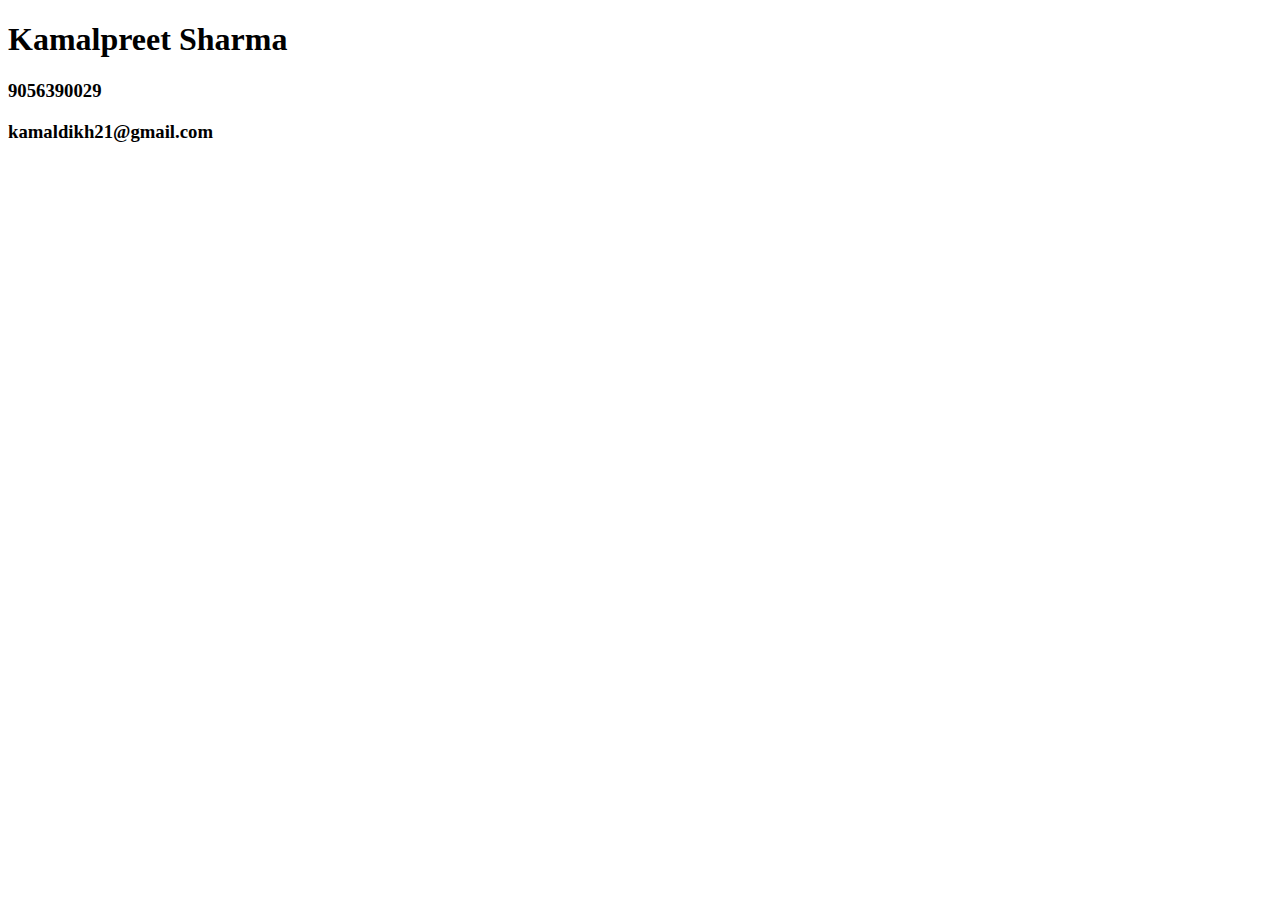
<file: index.html>
<!DOCTYPE html> 
<html>
    <head>
        <title>Intro</title>
    </head>
    <body>
        <h1>Kamalpreet Sharma</h1>
        <h3>9056390029</h3>
        <h3>kamaldikh21@gmail.com</h3>
    </body>
</html>
</file>
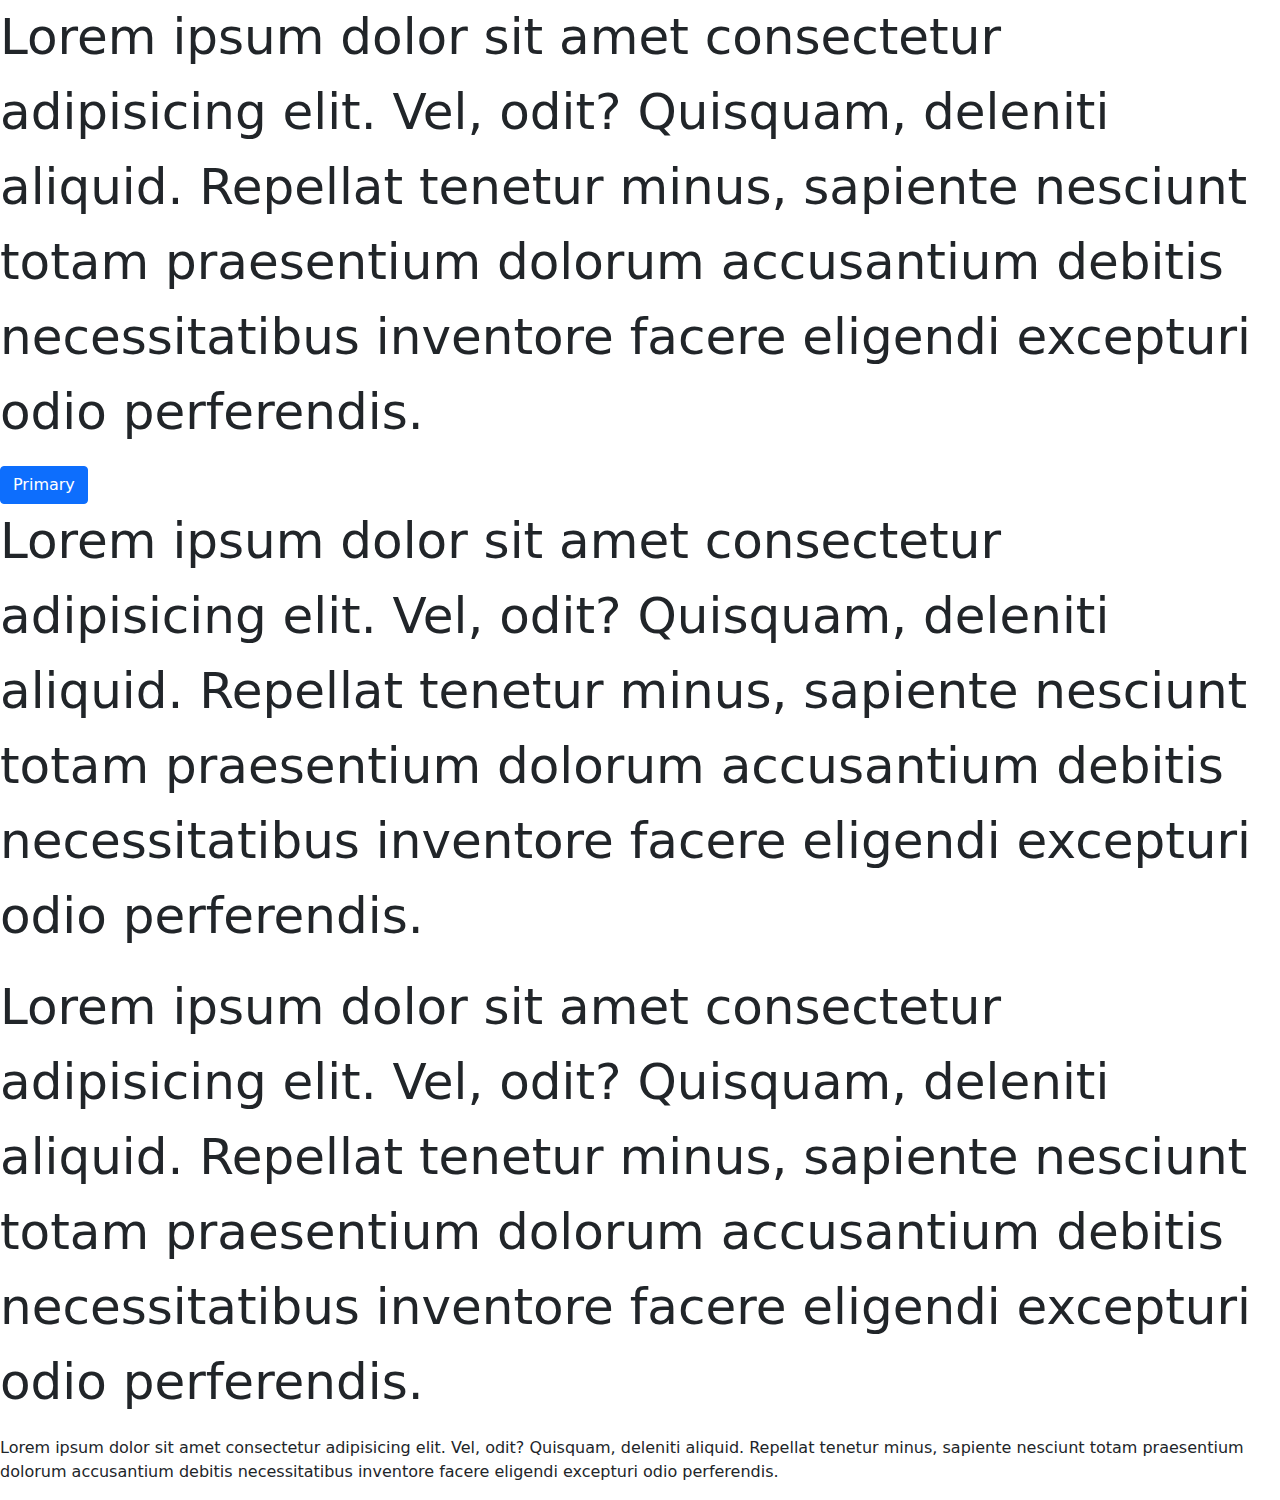
<file: learning/class.html>
<!DOCTYPE html>
<html>
  <head>
    <title>my first web page</title>
    <link rel="stylesheet" href="../cheatsheet.css" />
    <link rel="stylesheet" href="../bootstrap/css/style.css" />
  </head>
  <body>
    <p class="kamal">
      Lorem ipsum dolor sit amet consectetur adipisicing elit. Vel, odit?
      Quisquam, deleniti aliquid. Repellat tenetur minus, sapiente nesciunt
      totam praesentium dolorum accusantium debitis necessitatibus inventore
      facere eligendi excepturi odio perferendis.
    </p>
    <button type="button" class="btn btn-primary">Primary</button>
    <p class="kamal">
      Lorem ipsum dolor sit amet consectetur adipisicing elit. Vel, odit?
      Quisquam, deleniti aliquid. Repellat tenetur minus, sapiente nesciunt
      totam praesentium dolorum accusantium debitis necessitatibus inventore
      facere eligendi excepturi odio perferendis.
    </p>

    <p class="kamal">
      Lorem ipsum dolor sit amet consectetur adipisicing elit. Vel, odit?
      Quisquam, deleniti aliquid. Repellat tenetur minus, sapiente nesciunt
      totam praesentium dolorum accusantium debitis necessitatibus inventore
      facere eligendi excepturi odio perferendis.
    </p>

    <p id="kamal">
      Lorem ipsum dolor sit amet consectetur adipisicing elit. Vel, odit?
      Quisquam, deleniti aliquid. Repellat tenetur minus, sapiente nesciunt
      totam praesentium dolorum accusantium debitis necessitatibus inventore
      facere eligendi excepturi odio perferendis.
    </p>
    <script
      src="../bootstrap/js/bootstrap-bundle.js"
      integrity="sha384-ygbV9kiqUc6oa4msXn9868pTtWMgiQaeYH7/t7LECLbyPA2x65Kgf80OJFdroafW"
      crossorigin="anonymous"
    ></script>
    <script
      src="../bootstrap/js/popper.js"
      integrity="sha384-q2kxQ16AaE6UbzuKqyBE9/u/KzioAlnx2maXQHiDX9d4/zp8Ok3f+M7DPm+Ib6IU"
      crossorigin="anonymous"
    ></script>
    <script
      src="../bootstrap/js/bootstrap-min.js"
      integrity="sha384-pQQkAEnwaBkjpqZ8RU1fF1AKtTcHJwFl3pblpTlHXybJjHpMYo79HY3hIi4NKxyj"
      crossorigin="anonymous"
    ></script>
  </body>
</html>
</file>
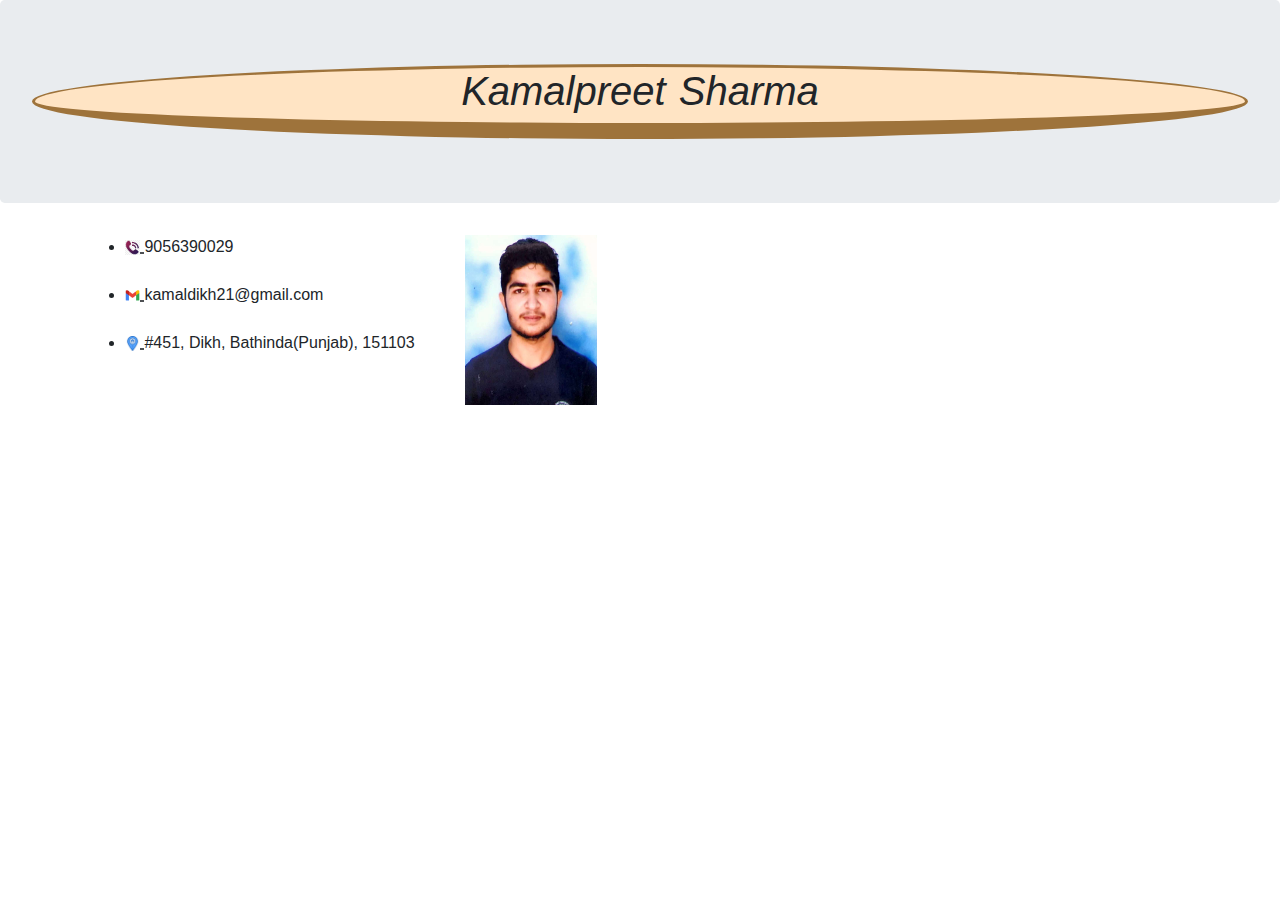
<file: Resume/resume.html>
<!DOCTYPE html>
<html>
    <head>
        <title>
            My Resume
        </title>
        <link rel="stylesheet" type="text/css" href="style.css">
        <meta name="viewport" content="width=device-width, initial-scale=1">
        <link rel="stylesheet" href="https://maxcdn.bootstrapcdn.com/bootstrap/4.5.2/css/bootstrap.min.css">
        <script src="https://ajax.googleapis.com/ajax/libs/jquery/3.5.1/jquery.min.js"></script>
        <script src="https://cdnjs.cloudflare.com/ajax/libs/popper.js/1.16.0/umd/popper.min.js"></script>
        <script src="https://maxcdn.bootstrapcdn.com/bootstrap/4.5.2/js/bootstrap.min.js"></script>
    </head>
    <body>
        <div class="jumbotron text-center">
            <header>
                <h1> <em>kamalpreet sharma</em> </h1>
            </header>
        </div>    
        <div class="container">
            <div class="row">
                <div class="col-sm-4">
                    <ul>
                        <li> <abbr title="Contact_info"> <img src="icon/call-icon.jpg" alt="Mobile_No." width="15px" height="15px"> </abbr> 9056390029 </li> <br> 
                        <li> <abbr title="Gmail_Account"> <img src="icon/logo-gmail.png" alt="Gmail" width="15px" height="15px"> </abbr> kamaldikh21@gmail.com </li> <br>
                        <li> <abbr title="Address"> <img src="icon/address.png" alt="Address" width="15px" height="15px"> </abbr> #451, Dikh, Bathinda(Punjab), 151103 </li> <br>    
                    </ul>
                </div>
                <div class="col-sm-4">
                    <a href="img/Pic.jpg"> <img src="img/Pic.jpg" alt="Passport size photo" width="132px" height="170px"> </a>
                </div>
            </div>
        </div>
    </body>
</html>
</file>
<file: cheatsheet.css>
.kamal{
    font-size: 50px;
}
</file>
<file: Resume/style.css>
body{
    margin: 1%;
    background: scroll;
    background-color:#f4f4f4;
}
header{
    text-align: center;
    font: 16px serif rgba(44, 58, 53, 0.336);
    text-transform: capitalize;
    background-color:bisque;
    border-style: solid;
    border-color: rgb(158, 115, 59);
    border-bottom-width: 1em;
    border-bottom-color:rgb(158, 115, 59);
    text-decoration: none;
    border-radius: 100%;
    word-spacing: 2px;
}
</file>
<file: bootstrap/css/style.css>
@charset "UTF-8"; /*!
 * Bootstrap v5.0.0-beta1 (https://getbootstrap.com/)
 * Copyright 2011-2020 The Bootstrap Authors
 * Copyright 2011-2020 Twitter, Inc.
 * Licensed under MIT (https://github.com/twbs/bootstrap/blob/main/LICENSE)
 */
:root {
  --bs-blue: #0d6efd;
  --bs-indigo: #6610f2;
  --bs-purple: #6f42c1;
  --bs-pink: #d63384;
  --bs-red: #dc3545;
  --bs-orange: #fd7e14;
  --bs-yellow: #ffc107;
  --bs-green: #198754;
  --bs-teal: #20c997;
  --bs-cyan: #0dcaf0;
  --bs-white: #fff;
  --bs-gray: #6c757d;
  --bs-gray-dark: #343a40;
  --bs-primary: #0d6efd;
  --bs-secondary: #6c757d;
  --bs-success: #198754;
  --bs-info: #0dcaf0;
  --bs-warning: #ffc107;
  --bs-danger: #dc3545;
  --bs-light: #f8f9fa;
  --bs-dark: #212529;
  --bs-font-sans-serif: system-ui, -apple-system, "Segoe UI", Roboto,
    "Helvetica Neue", Arial, "Noto Sans", "Liberation Sans", sans-serif,
    "Apple Color Emoji", "Segoe UI Emoji", "Segoe UI Symbol", "Noto Color Emoji";
  --bs-font-monospace: SFMono-Regular, Menlo, Monaco, Consolas,
    "Liberation Mono", "Courier New", monospace;
  --bs-gradient: linear-gradient(
    180deg,
    rgba(255, 255, 255, 0.15),
    rgba(255, 255, 255, 0)
  );
}
*,
::after,
::before {
  box-sizing: border-box;
}
@media (prefers-reduced-motion: no-preference) {
  :root {
    scroll-behavior: smooth;
  }
}
body {
  margin: 0;
  font-family: var(--bs-font-sans-serif);
  font-size: 1rem;
  font-weight: 400;
  line-height: 1.5;
  color: #212529;
  background-color: #fff;
  -webkit-text-size-adjust: 100%;
  -webkit-tap-highlight-color: transparent;
}
[tabindex="-1"]:focus:not(:focus-visible) {
  outline: 0 !important;
}
hr {
  margin: 1rem 0;
  color: inherit;
  background-color: currentColor;
  border: 0;
  opacity: 0.25;
}
hr:not([size]) {
  height: 1px;
}
.h1,
.h2,
.h3,
.h4,
.h5,
.h6,
h1,
h2,
h3,
h4,
h5,
h6 {
  margin-top: 0;
  margin-bottom: 0.5rem;
  font-weight: 500;
  line-height: 1.2;
}
.h1,
h1 {
  font-size: calc(1.375rem + 1.5vw);
}
@media (min-width: 1200px) {
  .h1,
  h1 {
    font-size: 2.5rem;
  }
}
.h2,
h2 {
  font-size: calc(1.325rem + 0.9vw);
}
@media (min-width: 1200px) {
  .h2,
  h2 {
    font-size: 2rem;
  }
}
.h3,
h3 {
  font-size: calc(1.3rem + 0.6vw);
}
@media (min-width: 1200px) {
  .h3,
  h3 {
    font-size: 1.75rem;
  }
}
.h4,
h4 {
  font-size: calc(1.275rem + 0.3vw);
}
@media (min-width: 1200px) {
  .h4,
  h4 {
    font-size: 1.5rem;
  }
}
.h5,
h5 {
  font-size: 1.25rem;
}
.h6,
h6 {
  font-size: 1rem;
}
p {
  margin-top: 0;
  margin-bottom: 1rem;
}
abbr[data-bs-original-title],
abbr[title] {
  text-decoration: underline;
  -webkit-text-decoration: underline dotted;
  text-decoration: underline dotted;
  cursor: help;
  -webkit-text-decoration-skip-ink: none;
  text-decoration-skip-ink: none;
}
address {
  margin-bottom: 1rem;
  font-style: normal;
  line-height: inherit;
}
ol,
ul {
  padding-left: 2rem;
}
dl,
ol,
ul {
  margin-top: 0;
  margin-bottom: 1rem;
}
ol ol,
ol ul,
ul ol,
ul ul {
  margin-bottom: 0;
}
dt {
  font-weight: 700;
}
dd {
  margin-bottom: 0.5rem;
  margin-left: 0;
}
blockquote {
  margin: 0 0 1rem;
}
b,
strong {
  font-weight: bolder;
}
.small,
small {
  font-size: 0.875em;
}
.mark,
mark {
  padding: 0.2em;
  background-color: #fcf8e3;
}
sub,
sup {
  position: relative;
  font-size: 0.75em;
  line-height: 0;
  vertical-align: baseline;
}
sub {
  bottom: -0.25em;
}
sup {
  top: -0.5em;
}
a {
  color: #0d6efd;
  text-decoration: underline;
}
a:hover {
  color: #0a58ca;
}
a:not([href]):not([class]),
a:not([href]):not([class]):hover {
  color: inherit;
  text-decoration: none;
}
code,
kbd,
pre,
samp {
  font-family: var(--bs-font-monospace);
  font-size: 1em;
  direction: ltr;
  unicode-bidi: bidi-override;
}
pre {
  display: block;
  margin-top: 0;
  margin-bottom: 1rem;
  overflow: auto;
  font-size: 0.875em;
}
pre code {
  font-size: inherit;
  color: inherit;
  word-break: normal;
}
code {
  font-size: 0.875em;
  color: #d63384;
  word-wrap: break-word;
}
a > code {
  color: inherit;
}
kbd {
  padding: 0.2rem 0.4rem;
  font-size: 0.875em;
  color: #fff;
  background-color: #212529;
  border-radius: 0.2rem;
}
kbd kbd {
  padding: 0;
  font-size: 1em;
  font-weight: 700;
}
figure {
  margin: 0 0 1rem;
}
img,
svg {
  vertical-align: middle;
}
table {
  caption-side: bottom;
  border-collapse: collapse;
}
caption {
  padding-top: 0.5rem;
  padding-bottom: 0.5rem;
  color: #6c757d;
  text-align: left;
}
th {
  text-align: inherit;
  text-align: -webkit-match-parent;
}
tbody,
td,
tfoot,
th,
thead,
tr {
  border-color: inherit;
  border-style: solid;
  border-width: 0;
}
label {
  display: inline-block;
}
button {
  border-radius: 0;
}
button:focus {
  outline: dotted 1px;
  outline: -webkit-focus-ring-color auto 5px;
}
button,
input,
optgroup,
select,
textarea {
  margin: 0;
  font-family: inherit;
  font-size: inherit;
  line-height: inherit;
}
button,
select {
  text-transform: none;
}
[role="button"] {
  cursor: pointer;
}
select {
  word-wrap: normal;
}
[list]::-webkit-calendar-picker-indicator {
  display: none;
}
[type="button"],
[type="reset"],
[type="submit"],
button {
  -webkit-appearance: button;
}
[type="button"]:not(:disabled),
[type="reset"]:not(:disabled),
[type="submit"]:not(:disabled),
button:not(:disabled) {
  cursor: pointer;
}
::-moz-focus-inner {
  padding: 0;
  border-style: none;
}
textarea {
  resize: vertical;
}
fieldset {
  min-width: 0;
  padding: 0;
  margin: 0;
  border: 0;
}
legend {
  float: left;
  width: 100%;
  padding: 0;
  margin-bottom: 0.5rem;
  font-size: calc(1.275rem + 0.3vw);
  line-height: inherit;
}
@media (min-width: 1200px) {
  legend {
    font-size: 1.5rem;
  }
}
legend + * {
  clear: left;
}
::-webkit-datetime-edit-day-field,
::-webkit-datetime-edit-fields-wrapper,
::-webkit-datetime-edit-hour-field,
::-webkit-datetime-edit-minute,
::-webkit-datetime-edit-month-field,
::-webkit-datetime-edit-text,
::-webkit-datetime-edit-year-field {
  padding: 0;
}
::-webkit-inner-spin-button {
  height: auto;
}
[type="search"] {
  outline-offset: -2px;
  -webkit-appearance: textfield;
}
::-webkit-search-decoration {
  -webkit-appearance: none;
}
::-webkit-color-swatch-wrapper {
  padding: 0;
}
::file-selector-button {
  font: inherit;
}
::-webkit-file-upload-button {
  font: inherit;
  -webkit-appearance: button;
}
output {
  display: inline-block;
}
iframe {
  border: 0;
}
summary {
  display: list-item;
  cursor: pointer;
}
progress {
  vertical-align: baseline;
}
[hidden] {
  display: none !important;
}
.lead {
  font-size: 1.25rem;
  font-weight: 300;
}
.display-1 {
  font-size: calc(1.625rem + 4.5vw);
  font-weight: 300;
  line-height: 1.2;
}
@media (min-width: 1200px) {
  .display-1 {
    font-size: 5rem;
  }
}
.display-2 {
  font-size: calc(1.575rem + 3.9vw);
  font-weight: 300;
  line-height: 1.2;
}
@media (min-width: 1200px) {
  .display-2 {
    font-size: 4.5rem;
  }
}
.display-3 {
  font-size: calc(1.525rem + 3.3vw);
  font-weight: 300;
  line-height: 1.2;
}
@media (min-width: 1200px) {
  .display-3 {
    font-size: 4rem;
  }
}
.display-4 {
  font-size: calc(1.475rem + 2.7vw);
  font-weight: 300;
  line-height: 1.2;
}
@media (min-width: 1200px) {
  .display-4 {
    font-size: 3.5rem;
  }
}
.display-5 {
  font-size: calc(1.425rem + 2.1vw);
  font-weight: 300;
  line-height: 1.2;
}
@media (min-width: 1200px) {
  .display-5 {
    font-size: 3rem;
  }
}
.display-6 {
  font-size: calc(1.375rem + 1.5vw);
  font-weight: 300;
  line-height: 1.2;
}
@media (min-width: 1200px) {
  .display-6 {
    font-size: 2.5rem;
  }
}
.list-unstyled {
  padding-left: 0;
  list-style: none;
}
.list-inline {
  padding-left: 0;
  list-style: none;
}
.list-inline-item {
  display: inline-block;
}
.list-inline-item:not(:last-child) {
  margin-right: 0.5rem;
}
.initialism {
  font-size: 0.875em;
  text-transform: uppercase;
}
.blockquote {
  margin-bottom: 1rem;
  font-size: 1.25rem;
}
.blockquote > :last-child {
  margin-bottom: 0;
}
.blockquote-footer {
  margin-top: -1rem;
  margin-bottom: 1rem;
  font-size: 0.875em;
  color: #6c757d;
}
.blockquote-footer::before {
  content: "— ";
}
.img-fluid {
  max-width: 100%;
  height: auto;
}
.img-thumbnail {
  padding: 0.25rem;
  background-color: #fff;
  border: 1px solid #dee2e6;
  border-radius: 0.25rem;
  max-width: 100%;
  height: auto;
}
.figure {
  display: inline-block;
}
.figure-img {
  margin-bottom: 0.5rem;
  line-height: 1;
}
.figure-caption {
  font-size: 0.875em;
  color: #6c757d;
}
.container,
.container-fluid,
.container-lg,
.container-md,
.container-sm,
.container-xl,
.container-xxl {
  width: 100%;
  padding-right: var(--bs-gutter-x, 0.75rem);
  padding-left: var(--bs-gutter-x, 0.75rem);
  margin-right: auto;
  margin-left: auto;
}
@media (min-width: 576px) {
  .container,
  .container-sm {
    max-width: 540px;
  }
}
@media (min-width: 768px) {
  .container,
  .container-md,
  .container-sm {
    max-width: 720px;
  }
}
@media (min-width: 992px) {
  .container,
  .container-lg,
  .container-md,
  .container-sm {
    max-width: 960px;
  }
}
@media (min-width: 1200px) {
  .container,
  .container-lg,
  .container-md,
  .container-sm,
  .container-xl {
    max-width: 1140px;
  }
}
@media (min-width: 1400px) {
  .container,
  .container-lg,
  .container-md,
  .container-sm,
  .container-xl,
  .container-xxl {
    max-width: 1320px;
  }
}
.row {
  --bs-gutter-x: 1.5rem;
  --bs-gutter-y: 0;
  display: flex;
  flex-wrap: wrap;
  margin-top: calc(var(--bs-gutter-y) * -1);
  margin-right: calc(var(--bs-gutter-x) / -2);
  margin-left: calc(var(--bs-gutter-x) / -2);
}
.row > * {
  flex-shrink: 0;
  width: 100%;
  max-width: 100%;
  padding-right: calc(var(--bs-gutter-x) / 2);
  padding-left: calc(var(--bs-gutter-x) / 2);
  margin-top: var(--bs-gutter-y);
}
.col {
  flex: 1 0 0%;
}
.row-cols-auto > * {
  flex: 0 0 auto;
  width: auto;
}
.row-cols-1 > * {
  flex: 0 0 auto;
  width: 100%;
}
.row-cols-2 > * {
  flex: 0 0 auto;
  width: 50%;
}
.row-cols-3 > * {
  flex: 0 0 auto;
  width: 33.3333333333%;
}
.row-cols-4 > * {
  flex: 0 0 auto;
  width: 25%;
}
.row-cols-5 > * {
  flex: 0 0 auto;
  width: 20%;
}
.row-cols-6 > * {
  flex: 0 0 auto;
  width: 16.6666666667%;
}
.col-auto {
  flex: 0 0 auto;
  width: auto;
}
.col-1 {
  flex: 0 0 auto;
  width: 8.3333333333%;
}
.col-2 {
  flex: 0 0 auto;
  width: 16.6666666667%;
}
.col-3 {
  flex: 0 0 auto;
  width: 25%;
}
.col-4 {
  flex: 0 0 auto;
  width: 33.3333333333%;
}
.col-5 {
  flex: 0 0 auto;
  width: 41.6666666667%;
}
.col-6 {
  flex: 0 0 auto;
  width: 50%;
}
.col-7 {
  flex: 0 0 auto;
  width: 58.3333333333%;
}
.col-8 {
  flex: 0 0 auto;
  width: 66.6666666667%;
}
.col-9 {
  flex: 0 0 auto;
  width: 75%;
}
.col-10 {
  flex: 0 0 auto;
  width: 83.3333333333%;
}
.col-11 {
  flex: 0 0 auto;
  width: 91.6666666667%;
}
.col-12 {
  flex: 0 0 auto;
  width: 100%;
}
.offset-1 {
  margin-left: 8.3333333333%;
}
.offset-2 {
  margin-left: 16.6666666667%;
}
.offset-3 {
  margin-left: 25%;
}
.offset-4 {
  margin-left: 33.3333333333%;
}
.offset-5 {
  margin-left: 41.6666666667%;
}
.offset-6 {
  margin-left: 50%;
}
.offset-7 {
  margin-left: 58.3333333333%;
}
.offset-8 {
  margin-left: 66.6666666667%;
}
.offset-9 {
  margin-left: 75%;
}
.offset-10 {
  margin-left: 83.3333333333%;
}
.offset-11 {
  margin-left: 91.6666666667%;
}
.g-0,
.gx-0 {
  --bs-gutter-x: 0;
}
.g-0,
.gy-0 {
  --bs-gutter-y: 0;
}
.g-1,
.gx-1 {
  --bs-gutter-x: 0.25rem;
}
.g-1,
.gy-1 {
  --bs-gutter-y: 0.25rem;
}
.g-2,
.gx-2 {
  --bs-gutter-x: 0.5rem;
}
.g-2,
.gy-2 {
  --bs-gutter-y: 0.5rem;
}
.g-3,
.gx-3 {
  --bs-gutter-x: 1rem;
}
.g-3,
.gy-3 {
  --bs-gutter-y: 1rem;
}
.g-4,
.gx-4 {
  --bs-gutter-x: 1.5rem;
}
.g-4,
.gy-4 {
  --bs-gutter-y: 1.5rem;
}
.g-5,
.gx-5 {
  --bs-gutter-x: 3rem;
}
.g-5,
.gy-5 {
  --bs-gutter-y: 3rem;
}
@media (min-width: 576px) {
  .col-sm {
    flex: 1 0 0%;
  }
  .row-cols-sm-auto > * {
    flex: 0 0 auto;
    width: auto;
  }
  .row-cols-sm-1 > * {
    flex: 0 0 auto;
    width: 100%;
  }
  .row-cols-sm-2 > * {
    flex: 0 0 auto;
    width: 50%;
  }
  .row-cols-sm-3 > * {
    flex: 0 0 auto;
    width: 33.3333333333%;
  }
  .row-cols-sm-4 > * {
    flex: 0 0 auto;
    width: 25%;
  }
  .row-cols-sm-5 > * {
    flex: 0 0 auto;
    width: 20%;
  }
  .row-cols-sm-6 > * {
    flex: 0 0 auto;
    width: 16.6666666667%;
  }
  .col-sm-auto {
    flex: 0 0 auto;
    width: auto;
  }
  .col-sm-1 {
    flex: 0 0 auto;
    width: 8.3333333333%;
  }
  .col-sm-2 {
    flex: 0 0 auto;
    width: 16.6666666667%;
  }
  .col-sm-3 {
    flex: 0 0 auto;
    width: 25%;
  }
  .col-sm-4 {
    flex: 0 0 auto;
    width: 33.3333333333%;
  }
  .col-sm-5 {
    flex: 0 0 auto;
    width: 41.6666666667%;
  }
  .col-sm-6 {
    flex: 0 0 auto;
    width: 50%;
  }
  .col-sm-7 {
    flex: 0 0 auto;
    width: 58.3333333333%;
  }
  .col-sm-8 {
    flex: 0 0 auto;
    width: 66.6666666667%;
  }
  .col-sm-9 {
    flex: 0 0 auto;
    width: 75%;
  }
  .col-sm-10 {
    flex: 0 0 auto;
    width: 83.3333333333%;
  }
  .col-sm-11 {
    flex: 0 0 auto;
    width: 91.6666666667%;
  }
  .col-sm-12 {
    flex: 0 0 auto;
    width: 100%;
  }
  .offset-sm-0 {
    margin-left: 0;
  }
  .offset-sm-1 {
    margin-left: 8.3333333333%;
  }
  .offset-sm-2 {
    margin-left: 16.6666666667%;
  }
  .offset-sm-3 {
    margin-left: 25%;
  }
  .offset-sm-4 {
    margin-left: 33.3333333333%;
  }
  .offset-sm-5 {
    margin-left: 41.6666666667%;
  }
  .offset-sm-6 {
    margin-left: 50%;
  }
  .offset-sm-7 {
    margin-left: 58.3333333333%;
  }
  .offset-sm-8 {
    margin-left: 66.6666666667%;
  }
  .offset-sm-9 {
    margin-left: 75%;
  }
  .offset-sm-10 {
    margin-left: 83.3333333333%;
  }
  .offset-sm-11 {
    margin-left: 91.6666666667%;
  }
  .g-sm-0,
  .gx-sm-0 {
    --bs-gutter-x: 0;
  }
  .g-sm-0,
  .gy-sm-0 {
    --bs-gutter-y: 0;
  }
  .g-sm-1,
  .gx-sm-1 {
    --bs-gutter-x: 0.25rem;
  }
  .g-sm-1,
  .gy-sm-1 {
    --bs-gutter-y: 0.25rem;
  }
  .g-sm-2,
  .gx-sm-2 {
    --bs-gutter-x: 0.5rem;
  }
  .g-sm-2,
  .gy-sm-2 {
    --bs-gutter-y: 0.5rem;
  }
  .g-sm-3,
  .gx-sm-3 {
    --bs-gutter-x: 1rem;
  }
  .g-sm-3,
  .gy-sm-3 {
    --bs-gutter-y: 1rem;
  }
  .g-sm-4,
  .gx-sm-4 {
    --bs-gutter-x: 1.5rem;
  }
  .g-sm-4,
  .gy-sm-4 {
    --bs-gutter-y: 1.5rem;
  }
  .g-sm-5,
  .gx-sm-5 {
    --bs-gutter-x: 3rem;
  }
  .g-sm-5,
  .gy-sm-5 {
    --bs-gutter-y: 3rem;
  }
}
@media (min-width: 768px) {
  .col-md {
    flex: 1 0 0%;
  }
  .row-cols-md-auto > * {
    flex: 0 0 auto;
    width: auto;
  }
  .row-cols-md-1 > * {
    flex: 0 0 auto;
    width: 100%;
  }
  .row-cols-md-2 > * {
    flex: 0 0 auto;
    width: 50%;
  }
  .row-cols-md-3 > * {
    flex: 0 0 auto;
    width: 33.3333333333%;
  }
  .row-cols-md-4 > * {
    flex: 0 0 auto;
    width: 25%;
  }
  .row-cols-md-5 > * {
    flex: 0 0 auto;
    width: 20%;
  }
  .row-cols-md-6 > * {
    flex: 0 0 auto;
    width: 16.6666666667%;
  }
  .col-md-auto {
    flex: 0 0 auto;
    width: auto;
  }
  .col-md-1 {
    flex: 0 0 auto;
    width: 8.3333333333%;
  }
  .col-md-2 {
    flex: 0 0 auto;
    width: 16.6666666667%;
  }
  .col-md-3 {
    flex: 0 0 auto;
    width: 25%;
  }
  .col-md-4 {
    flex: 0 0 auto;
    width: 33.3333333333%;
  }
  .col-md-5 {
    flex: 0 0 auto;
    width: 41.6666666667%;
  }
  .col-md-6 {
    flex: 0 0 auto;
    width: 50%;
  }
  .col-md-7 {
    flex: 0 0 auto;
    width: 58.3333333333%;
  }
  .col-md-8 {
    flex: 0 0 auto;
    width: 66.6666666667%;
  }
  .col-md-9 {
    flex: 0 0 auto;
    width: 75%;
  }
  .col-md-10 {
    flex: 0 0 auto;
    width: 83.3333333333%;
  }
  .col-md-11 {
    flex: 0 0 auto;
    width: 91.6666666667%;
  }
  .col-md-12 {
    flex: 0 0 auto;
    width: 100%;
  }
  .offset-md-0 {
    margin-left: 0;
  }
  .offset-md-1 {
    margin-left: 8.3333333333%;
  }
  .offset-md-2 {
    margin-left: 16.6666666667%;
  }
  .offset-md-3 {
    margin-left: 25%;
  }
  .offset-md-4 {
    margin-left: 33.3333333333%;
  }
  .offset-md-5 {
    margin-left: 41.6666666667%;
  }
  .offset-md-6 {
    margin-left: 50%;
  }
  .offset-md-7 {
    margin-left: 58.3333333333%;
  }
  .offset-md-8 {
    margin-left: 66.6666666667%;
  }
  .offset-md-9 {
    margin-left: 75%;
  }
  .offset-md-10 {
    margin-left: 83.3333333333%;
  }
  .offset-md-11 {
    margin-left: 91.6666666667%;
  }
  .g-md-0,
  .gx-md-0 {
    --bs-gutter-x: 0;
  }
  .g-md-0,
  .gy-md-0 {
    --bs-gutter-y: 0;
  }
  .g-md-1,
  .gx-md-1 {
    --bs-gutter-x: 0.25rem;
  }
  .g-md-1,
  .gy-md-1 {
    --bs-gutter-y: 0.25rem;
  }
  .g-md-2,
  .gx-md-2 {
    --bs-gutter-x: 0.5rem;
  }
  .g-md-2,
  .gy-md-2 {
    --bs-gutter-y: 0.5rem;
  }
  .g-md-3,
  .gx-md-3 {
    --bs-gutter-x: 1rem;
  }
  .g-md-3,
  .gy-md-3 {
    --bs-gutter-y: 1rem;
  }
  .g-md-4,
  .gx-md-4 {
    --bs-gutter-x: 1.5rem;
  }
  .g-md-4,
  .gy-md-4 {
    --bs-gutter-y: 1.5rem;
  }
  .g-md-5,
  .gx-md-5 {
    --bs-gutter-x: 3rem;
  }
  .g-md-5,
  .gy-md-5 {
    --bs-gutter-y: 3rem;
  }
}
@media (min-width: 992px) {
  .col-lg {
    flex: 1 0 0%;
  }
  .row-cols-lg-auto > * {
    flex: 0 0 auto;
    width: auto;
  }
  .row-cols-lg-1 > * {
    flex: 0 0 auto;
    width: 100%;
  }
  .row-cols-lg-2 > * {
    flex: 0 0 auto;
    width: 50%;
  }
  .row-cols-lg-3 > * {
    flex: 0 0 auto;
    width: 33.3333333333%;
  }
  .row-cols-lg-4 > * {
    flex: 0 0 auto;
    width: 25%;
  }
  .row-cols-lg-5 > * {
    flex: 0 0 auto;
    width: 20%;
  }
  .row-cols-lg-6 > * {
    flex: 0 0 auto;
    width: 16.6666666667%;
  }
  .col-lg-auto {
    flex: 0 0 auto;
    width: auto;
  }
  .col-lg-1 {
    flex: 0 0 auto;
    width: 8.3333333333%;
  }
  .col-lg-2 {
    flex: 0 0 auto;
    width: 16.6666666667%;
  }
  .col-lg-3 {
    flex: 0 0 auto;
    width: 25%;
  }
  .col-lg-4 {
    flex: 0 0 auto;
    width: 33.3333333333%;
  }
  .col-lg-5 {
    flex: 0 0 auto;
    width: 41.6666666667%;
  }
  .col-lg-6 {
    flex: 0 0 auto;
    width: 50%;
  }
  .col-lg-7 {
    flex: 0 0 auto;
    width: 58.3333333333%;
  }
  .col-lg-8 {
    flex: 0 0 auto;
    width: 66.6666666667%;
  }
  .col-lg-9 {
    flex: 0 0 auto;
    width: 75%;
  }
  .col-lg-10 {
    flex: 0 0 auto;
    width: 83.3333333333%;
  }
  .col-lg-11 {
    flex: 0 0 auto;
    width: 91.6666666667%;
  }
  .col-lg-12 {
    flex: 0 0 auto;
    width: 100%;
  }
  .offset-lg-0 {
    margin-left: 0;
  }
  .offset-lg-1 {
    margin-left: 8.3333333333%;
  }
  .offset-lg-2 {
    margin-left: 16.6666666667%;
  }
  .offset-lg-3 {
    margin-left: 25%;
  }
  .offset-lg-4 {
    margin-left: 33.3333333333%;
  }
  .offset-lg-5 {
    margin-left: 41.6666666667%;
  }
  .offset-lg-6 {
    margin-left: 50%;
  }
  .offset-lg-7 {
    margin-left: 58.3333333333%;
  }
  .offset-lg-8 {
    margin-left: 66.6666666667%;
  }
  .offset-lg-9 {
    margin-left: 75%;
  }
  .offset-lg-10 {
    margin-left: 83.3333333333%;
  }
  .offset-lg-11 {
    margin-left: 91.6666666667%;
  }
  .g-lg-0,
  .gx-lg-0 {
    --bs-gutter-x: 0;
  }
  .g-lg-0,
  .gy-lg-0 {
    --bs-gutter-y: 0;
  }
  .g-lg-1,
  .gx-lg-1 {
    --bs-gutter-x: 0.25rem;
  }
  .g-lg-1,
  .gy-lg-1 {
    --bs-gutter-y: 0.25rem;
  }
  .g-lg-2,
  .gx-lg-2 {
    --bs-gutter-x: 0.5rem;
  }
  .g-lg-2,
  .gy-lg-2 {
    --bs-gutter-y: 0.5rem;
  }
  .g-lg-3,
  .gx-lg-3 {
    --bs-gutter-x: 1rem;
  }
  .g-lg-3,
  .gy-lg-3 {
    --bs-gutter-y: 1rem;
  }
  .g-lg-4,
  .gx-lg-4 {
    --bs-gutter-x: 1.5rem;
  }
  .g-lg-4,
  .gy-lg-4 {
    --bs-gutter-y: 1.5rem;
  }
  .g-lg-5,
  .gx-lg-5 {
    --bs-gutter-x: 3rem;
  }
  .g-lg-5,
  .gy-lg-5 {
    --bs-gutter-y: 3rem;
  }
}
@media (min-width: 1200px) {
  .col-xl {
    flex: 1 0 0%;
  }
  .row-cols-xl-auto > * {
    flex: 0 0 auto;
    width: auto;
  }
  .row-cols-xl-1 > * {
    flex: 0 0 auto;
    width: 100%;
  }
  .row-cols-xl-2 > * {
    flex: 0 0 auto;
    width: 50%;
  }
  .row-cols-xl-3 > * {
    flex: 0 0 auto;
    width: 33.3333333333%;
  }
  .row-cols-xl-4 > * {
    flex: 0 0 auto;
    width: 25%;
  }
  .row-cols-xl-5 > * {
    flex: 0 0 auto;
    width: 20%;
  }
  .row-cols-xl-6 > * {
    flex: 0 0 auto;
    width: 16.6666666667%;
  }
  .col-xl-auto {
    flex: 0 0 auto;
    width: auto;
  }
  .col-xl-1 {
    flex: 0 0 auto;
    width: 8.3333333333%;
  }
  .col-xl-2 {
    flex: 0 0 auto;
    width: 16.6666666667%;
  }
  .col-xl-3 {
    flex: 0 0 auto;
    width: 25%;
  }
  .col-xl-4 {
    flex: 0 0 auto;
    width: 33.3333333333%;
  }
  .col-xl-5 {
    flex: 0 0 auto;
    width: 41.6666666667%;
  }
  .col-xl-6 {
    flex: 0 0 auto;
    width: 50%;
  }
  .col-xl-7 {
    flex: 0 0 auto;
    width: 58.3333333333%;
  }
  .col-xl-8 {
    flex: 0 0 auto;
    width: 66.6666666667%;
  }
  .col-xl-9 {
    flex: 0 0 auto;
    width: 75%;
  }
  .col-xl-10 {
    flex: 0 0 auto;
    width: 83.3333333333%;
  }
  .col-xl-11 {
    flex: 0 0 auto;
    width: 91.6666666667%;
  }
  .col-xl-12 {
    flex: 0 0 auto;
    width: 100%;
  }
  .offset-xl-0 {
    margin-left: 0;
  }
  .offset-xl-1 {
    margin-left: 8.3333333333%;
  }
  .offset-xl-2 {
    margin-left: 16.6666666667%;
  }
  .offset-xl-3 {
    margin-left: 25%;
  }
  .offset-xl-4 {
    margin-left: 33.3333333333%;
  }
  .offset-xl-5 {
    margin-left: 41.6666666667%;
  }
  .offset-xl-6 {
    margin-left: 50%;
  }
  .offset-xl-7 {
    margin-left: 58.3333333333%;
  }
  .offset-xl-8 {
    margin-left: 66.6666666667%;
  }
  .offset-xl-9 {
    margin-left: 75%;
  }
  .offset-xl-10 {
    margin-left: 83.3333333333%;
  }
  .offset-xl-11 {
    margin-left: 91.6666666667%;
  }
  .g-xl-0,
  .gx-xl-0 {
    --bs-gutter-x: 0;
  }
  .g-xl-0,
  .gy-xl-0 {
    --bs-gutter-y: 0;
  }
  .g-xl-1,
  .gx-xl-1 {
    --bs-gutter-x: 0.25rem;
  }
  .g-xl-1,
  .gy-xl-1 {
    --bs-gutter-y: 0.25rem;
  }
  .g-xl-2,
  .gx-xl-2 {
    --bs-gutter-x: 0.5rem;
  }
  .g-xl-2,
  .gy-xl-2 {
    --bs-gutter-y: 0.5rem;
  }
  .g-xl-3,
  .gx-xl-3 {
    --bs-gutter-x: 1rem;
  }
  .g-xl-3,
  .gy-xl-3 {
    --bs-gutter-y: 1rem;
  }
  .g-xl-4,
  .gx-xl-4 {
    --bs-gutter-x: 1.5rem;
  }
  .g-xl-4,
  .gy-xl-4 {
    --bs-gutter-y: 1.5rem;
  }
  .g-xl-5,
  .gx-xl-5 {
    --bs-gutter-x: 3rem;
  }
  .g-xl-5,
  .gy-xl-5 {
    --bs-gutter-y: 3rem;
  }
}
@media (min-width: 1400px) {
  .col-xxl {
    flex: 1 0 0%;
  }
  .row-cols-xxl-auto > * {
    flex: 0 0 auto;
    width: auto;
  }
  .row-cols-xxl-1 > * {
    flex: 0 0 auto;
    width: 100%;
  }
  .row-cols-xxl-2 > * {
    flex: 0 0 auto;
    width: 50%;
  }
  .row-cols-xxl-3 > * {
    flex: 0 0 auto;
    width: 33.3333333333%;
  }
  .row-cols-xxl-4 > * {
    flex: 0 0 auto;
    width: 25%;
  }
  .row-cols-xxl-5 > * {
    flex: 0 0 auto;
    width: 20%;
  }
  .row-cols-xxl-6 > * {
    flex: 0 0 auto;
    width: 16.6666666667%;
  }
  .col-xxl-auto {
    flex: 0 0 auto;
    width: auto;
  }
  .col-xxl-1 {
    flex: 0 0 auto;
    width: 8.3333333333%;
  }
  .col-xxl-2 {
    flex: 0 0 auto;
    width: 16.6666666667%;
  }
  .col-xxl-3 {
    flex: 0 0 auto;
    width: 25%;
  }
  .col-xxl-4 {
    flex: 0 0 auto;
    width: 33.3333333333%;
  }
  .col-xxl-5 {
    flex: 0 0 auto;
    width: 41.6666666667%;
  }
  .col-xxl-6 {
    flex: 0 0 auto;
    width: 50%;
  }
  .col-xxl-7 {
    flex: 0 0 auto;
    width: 58.3333333333%;
  }
  .col-xxl-8 {
    flex: 0 0 auto;
    width: 66.6666666667%;
  }
  .col-xxl-9 {
    flex: 0 0 auto;
    width: 75%;
  }
  .col-xxl-10 {
    flex: 0 0 auto;
    width: 83.3333333333%;
  }
  .col-xxl-11 {
    flex: 0 0 auto;
    width: 91.6666666667%;
  }
  .col-xxl-12 {
    flex: 0 0 auto;
    width: 100%;
  }
  .offset-xxl-0 {
    margin-left: 0;
  }
  .offset-xxl-1 {
    margin-left: 8.3333333333%;
  }
  .offset-xxl-2 {
    margin-left: 16.6666666667%;
  }
  .offset-xxl-3 {
    margin-left: 25%;
  }
  .offset-xxl-4 {
    margin-left: 33.3333333333%;
  }
  .offset-xxl-5 {
    margin-left: 41.6666666667%;
  }
  .offset-xxl-6 {
    margin-left: 50%;
  }
  .offset-xxl-7 {
    margin-left: 58.3333333333%;
  }
  .offset-xxl-8 {
    margin-left: 66.6666666667%;
  }
  .offset-xxl-9 {
    margin-left: 75%;
  }
  .offset-xxl-10 {
    margin-left: 83.3333333333%;
  }
  .offset-xxl-11 {
    margin-left: 91.6666666667%;
  }
  .g-xxl-0,
  .gx-xxl-0 {
    --bs-gutter-x: 0;
  }
  .g-xxl-0,
  .gy-xxl-0 {
    --bs-gutter-y: 0;
  }
  .g-xxl-1,
  .gx-xxl-1 {
    --bs-gutter-x: 0.25rem;
  }
  .g-xxl-1,
  .gy-xxl-1 {
    --bs-gutter-y: 0.25rem;
  }
  .g-xxl-2,
  .gx-xxl-2 {
    --bs-gutter-x: 0.5rem;
  }
  .g-xxl-2,
  .gy-xxl-2 {
    --bs-gutter-y: 0.5rem;
  }
  .g-xxl-3,
  .gx-xxl-3 {
    --bs-gutter-x: 1rem;
  }
  .g-xxl-3,
  .gy-xxl-3 {
    --bs-gutter-y: 1rem;
  }
  .g-xxl-4,
  .gx-xxl-4 {
    --bs-gutter-x: 1.5rem;
  }
  .g-xxl-4,
  .gy-xxl-4 {
    --bs-gutter-y: 1.5rem;
  }
  .g-xxl-5,
  .gx-xxl-5 {
    --bs-gutter-x: 3rem;
  }
  .g-xxl-5,
  .gy-xxl-5 {
    --bs-gutter-y: 3rem;
  }
}
.table {
  --bs-table-bg: transparent;
  --bs-table-striped-color: #212529;
  --bs-table-striped-bg: rgba(0, 0, 0, 0.05);
  --bs-table-active-color: #212529;
  --bs-table-active-bg: rgba(0, 0, 0, 0.1);
  --bs-table-hover-color: #212529;
  --bs-table-hover-bg: rgba(0, 0, 0, 0.075);
  width: 100%;
  margin-bottom: 1rem;
  color: #212529;
  vertical-align: top;
  border-color: #dee2e6;
}
.table > :not(caption) > * > * {
  padding: 0.5rem 0.5rem;
  background-color: var(--bs-table-bg);
  background-image: linear-gradient(
    var(--bs-table-accent-bg),
    var(--bs-table-accent-bg)
  );
  border-bottom-width: 1px;
}
.table > tbody {
  vertical-align: inherit;
}
.table > thead {
  vertical-align: bottom;
}
.table > :not(:last-child) > :last-child > * {
  border-bottom-color: currentColor;
}
.caption-top {
  caption-side: top;
}
.table-sm > :not(caption) > * > * {
  padding: 0.25rem 0.25rem;
}
.table-bordered > :not(caption) > * {
  border-width: 1px 0;
}
.table-bordered > :not(caption) > * > * {
  border-width: 0 1px;
}
.table-borderless > :not(caption) > * > * {
  border-bottom-width: 0;
}
.table-striped > tbody > tr:nth-of-type(odd) {
  --bs-table-accent-bg: var(--bs-table-striped-bg);
  color: var(--bs-table-striped-color);
}
.table-active {
  --bs-table-accent-bg: var(--bs-table-active-bg);
  color: var(--bs-table-active-color);
}
.table-hover > tbody > tr:hover {
  --bs-table-accent-bg: var(--bs-table-hover-bg);
  color: var(--bs-table-hover-color);
}
.table-primary {
  --bs-table-bg: #cfe2ff;
  --bs-table-striped-bg: #c5d7f2;
  --bs-table-striped-color: #000;
  --bs-table-active-bg: #bacbe6;
  --bs-table-active-color: #000;
  --bs-table-hover-bg: #bfd1ec;
  --bs-table-hover-color: #000;
  color: #000;
  border-color: #bacbe6;
}
.table-secondary {
  --bs-table-bg: #e2e3e5;
  --bs-table-striped-bg: #d7d8da;
  --bs-table-striped-color: #000;
  --bs-table-active-bg: #cbccce;
  --bs-table-active-color: #000;
  --bs-table-hover-bg: #d1d2d4;
  --bs-table-hover-color: #000;
  color: #000;
  border-color: #cbccce;
}
.table-success {
  --bs-table-bg: #d1e7dd;
  --bs-table-striped-bg: #c7dbd2;
  --bs-table-striped-color: #000;
  --bs-table-active-bg: #bcd0c7;
  --bs-table-active-color: #000;
  --bs-table-hover-bg: #c1d6cc;
  --bs-table-hover-color: #000;
  color: #000;
  border-color: #bcd0c7;
}
.table-info {
  --bs-table-bg: #cff4fc;
  --bs-table-striped-bg: #c5e8ef;
  --bs-table-striped-color: #000;
  --bs-table-active-bg: #badce3;
  --bs-table-active-color: #000;
  --bs-table-hover-bg: #bfe2e9;
  --bs-table-hover-color: #000;
  color: #000;
  border-color: #badce3;
}
.table-warning {
  --bs-table-bg: #fff3cd;
  --bs-table-striped-bg: #f2e7c3;
  --bs-table-striped-color: #000;
  --bs-table-active-bg: #e6dbb9;
  --bs-table-active-color: #000;
  --bs-table-hover-bg: #ece1be;
  --bs-table-hover-color: #000;
  color: #000;
  border-color: #e6dbb9;
}
.table-danger {
  --bs-table-bg: #f8d7da;
  --bs-table-striped-bg: #eccccf;
  --bs-table-striped-color: #000;
  --bs-table-active-bg: #dfc2c4;
  --bs-table-active-color: #000;
  --bs-table-hover-bg: #e5c7ca;
  --bs-table-hover-color: #000;
  color: #000;
  border-color: #dfc2c4;
}
.table-light {
  --bs-table-bg: #f8f9fa;
  --bs-table-striped-bg: #ecedee;
  --bs-table-striped-color: #000;
  --bs-table-active-bg: #dfe0e1;
  --bs-table-active-color: #000;
  --bs-table-hover-bg: #e5e6e7;
  --bs-table-hover-color: #000;
  color: #000;
  border-color: #dfe0e1;
}
.table-dark {
  --bs-table-bg: #212529;
  --bs-table-striped-bg: #2c3034;
  --bs-table-striped-color: #fff;
  --bs-table-active-bg: #373b3e;
  --bs-table-active-color: #fff;
  --bs-table-hover-bg: #323539;
  --bs-table-hover-color: #fff;
  color: #fff;
  border-color: #373b3e;
}
.table-responsive {
  overflow-x: auto;
  -webkit-overflow-scrolling: touch;
}
@media (max-width: 575.98px) {
  .table-responsive-sm {
    overflow-x: auto;
    -webkit-overflow-scrolling: touch;
  }
}
@media (max-width: 767.98px) {
  .table-responsive-md {
    overflow-x: auto;
    -webkit-overflow-scrolling: touch;
  }
}
@media (max-width: 991.98px) {
  .table-responsive-lg {
    overflow-x: auto;
    -webkit-overflow-scrolling: touch;
  }
}
@media (max-width: 1199.98px) {
  .table-responsive-xl {
    overflow-x: auto;
    -webkit-overflow-scrolling: touch;
  }
}
@media (max-width: 1399.98px) {
  .table-responsive-xxl {
    overflow-x: auto;
    -webkit-overflow-scrolling: touch;
  }
}
.form-label {
  margin-bottom: 0.5rem;
}
.col-form-label {
  padding-top: calc(0.375rem + 1px);
  padding-bottom: calc(0.375rem + 1px);
  margin-bottom: 0;
  font-size: inherit;
  line-height: 1.5;
}
.col-form-label-lg {
  padding-top: calc(0.5rem + 1px);
  padding-bottom: calc(0.5rem + 1px);
  font-size: 1.25rem;
}
.col-form-label-sm {
  padding-top: calc(0.25rem + 1px);
  padding-bottom: calc(0.25rem + 1px);
  font-size: 0.875rem;
}
.form-text {
  margin-top: 0.25rem;
  font-size: 0.875em;
  color: #6c757d;
}
.form-control {
  display: block;
  width: 100%;
  padding: 0.375rem 0.75rem;
  font-size: 1rem;
  font-weight: 400;
  line-height: 1.5;
  color: #212529;
  background-color: #fff;
  background-clip: padding-box;
  border: 1px solid #ced4da;
  -webkit-appearance: none;
  -moz-appearance: none;
  appearance: none;
  border-radius: 0.25rem;
  transition: border-color 0.15s ease-in-out, box-shadow 0.15s ease-in-out;
}
@media (prefers-reduced-motion: reduce) {
  .form-control {
    transition: none;
  }
}
.form-control[type="file"] {
  overflow: hidden;
}
.form-control[type="file"]:not(:disabled):not([readonly]) {
  cursor: pointer;
}
.form-control:focus {
  color: #212529;
  background-color: #fff;
  border-color: #86b7fe;
  outline: 0;
  box-shadow: 0 0 0 0.25rem rgba(13, 110, 253, 0.25);
}
.form-control::-webkit-date-and-time-value {
  height: 1.5em;
}
.form-control::-webkit-input-placeholder {
  color: #6c757d;
  opacity: 1;
}
.form-control::-moz-placeholder {
  color: #6c757d;
  opacity: 1;
}
.form-control::placeholder {
  color: #6c757d;
  opacity: 1;
}
.form-control:disabled,
.form-control[readonly] {
  background-color: #e9ecef;
  opacity: 1;
}
.form-control::file-selector-button {
  padding: 0.375rem 0.75rem;
  margin: -0.375rem -0.75rem;
  -webkit-margin-end: 0.75rem;
  margin-inline-end: 0.75rem;
  color: #212529;
  background-color: #e9ecef;
  pointer-events: none;
  border-color: inherit;
  border-style: solid;
  border-width: 0;
  border-inline-end-width: 1px;
  border-radius: 0;
  transition: color 0.15s ease-in-out, background-color 0.15s ease-in-out,
    border-color 0.15s ease-in-out, box-shadow 0.15s ease-in-out;
}
@media (prefers-reduced-motion: reduce) {
  .form-control::file-selector-button {
    transition: none;
  }
}
.form-control:hover:not(:disabled):not([readonly])::file-selector-button {
  background-color: #dde0e3;
}
.form-control::-webkit-file-upload-button {
  padding: 0.375rem 0.75rem;
  margin: -0.375rem -0.75rem;
  -webkit-margin-end: 0.75rem;
  margin-inline-end: 0.75rem;
  color: #212529;
  background-color: #e9ecef;
  pointer-events: none;
  border-color: inherit;
  border-style: solid;
  border-width: 0;
  border-inline-end-width: 1px;
  border-radius: 0;
  -webkit-transition: color 0.15s ease-in-out,
    background-color 0.15s ease-in-out, border-color 0.15s ease-in-out,
    box-shadow 0.15s ease-in-out;
  transition: color 0.15s ease-in-out, background-color 0.15s ease-in-out,
    border-color 0.15s ease-in-out, box-shadow 0.15s ease-in-out;
}
@media (prefers-reduced-motion: reduce) {
  .form-control::-webkit-file-upload-button {
    -webkit-transition: none;
    transition: none;
  }
}
.form-control:hover:not(:disabled):not([readonly])::-webkit-file-upload-button {
  background-color: #dde0e3;
}
.form-control-plaintext {
  display: block;
  width: 100%;
  padding: 0.375rem 0;
  margin-bottom: 0;
  line-height: 1.5;
  color: #212529;
  background-color: transparent;
  border: solid transparent;
  border-width: 1px 0;
}
.form-control-plaintext.form-control-lg,
.form-control-plaintext.form-control-sm {
  padding-right: 0;
  padding-left: 0;
}
.form-control-sm {
  min-height: calc(1.5em + 0.5rem + 2px);
  padding: 0.25rem 0.5rem;
  font-size: 0.875rem;
  border-radius: 0.2rem;
}
.form-control-sm::file-selector-button {
  padding: 0.25rem 0.5rem;
  margin: -0.25rem -0.5rem;
  -webkit-margin-end: 0.5rem;
  margin-inline-end: 0.5rem;
}
.form-control-sm::-webkit-file-upload-button {
  padding: 0.25rem 0.5rem;
  margin: -0.25rem -0.5rem;
  -webkit-margin-end: 0.5rem;
  margin-inline-end: 0.5rem;
}
.form-control-lg {
  min-height: calc(1.5em + 1rem + 2px);
  padding: 0.5rem 1rem;
  font-size: 1.25rem;
  border-radius: 0.3rem;
}
.form-control-lg::file-selector-button {
  padding: 0.5rem 1rem;
  margin: -0.5rem -1rem;
  -webkit-margin-end: 1rem;
  margin-inline-end: 1rem;
}
.form-control-lg::-webkit-file-upload-button {
  padding: 0.5rem 1rem;
  margin: -0.5rem -1rem;
  -webkit-margin-end: 1rem;
  margin-inline-end: 1rem;
}
textarea.form-control {
  min-height: calc(1.5em + 0.75rem + 2px);
}
textarea.form-control-sm {
  min-height: calc(1.5em + 0.5rem + 2px);
}
textarea.form-control-lg {
  min-height: calc(1.5em + 1rem + 2px);
}
.form-control-color {
  max-width: 3rem;
  height: auto;
  padding: 0.375rem;
}
.form-control-color:not(:disabled):not([readonly]) {
  cursor: pointer;
}
.form-control-color::-moz-color-swatch {
  height: 1.5em;
  border-radius: 0.25rem;
}
.form-control-color::-webkit-color-swatch {
  height: 1.5em;
  border-radius: 0.25rem;
}
.form-select {
  display: block;
  width: 100%;
  padding: 0.375rem 1.75rem 0.375rem 0.75rem;
  font-size: 1rem;
  font-weight: 400;
  line-height: 1.5;
  color: #212529;
  vertical-align: middle;
  background-color: #fff;
  background-image: url("data:image/svg+xml,%3csvg xmlns='http://www.w3.org/2000/svg' viewBox='0 0 16 16'%3e%3cpath fill='none' stroke='%23343a40' stroke-linecap='round' stroke-linejoin='round' stroke-width='2' d='M2 5l6 6 6-6'/%3e%3c/svg%3e");
  background-repeat: no-repeat;
  background-position: right 0.75rem center;
  background-size: 16px 12px;
  border: 1px solid #ced4da;
  border-radius: 0.25rem;
  -webkit-appearance: none;
  -moz-appearance: none;
  appearance: none;
}
.form-select:focus {
  border-color: #86b7fe;
  outline: 0;
  box-shadow: 0 0 0 0.25rem rgba(13, 110, 253, 0.25);
}
.form-select[multiple],
.form-select[size]:not([size="1"]) {
  padding-right: 0.75rem;
  background-image: none;
}
.form-select:disabled {
  color: #6c757d;
  background-color: #e9ecef;
}
.form-select:-moz-focusring {
  color: transparent;
  text-shadow: 0 0 0 #212529;
}
.form-select-sm {
  padding-top: 0.25rem;
  padding-bottom: 0.25rem;
  padding-left: 0.5rem;
  font-size: 0.875rem;
}
.form-select-lg {
  padding-top: 0.5rem;
  padding-bottom: 0.5rem;
  padding-left: 1rem;
  font-size: 1.25rem;
}
.form-check {
  display: block;
  min-height: 1.5rem;
  padding-left: 1.5em;
  margin-bottom: 0.125rem;
}
.form-check .form-check-input {
  float: left;
  margin-left: -1.5em;
}
.form-check-input {
  width: 1em;
  height: 1em;
  margin-top: 0.25em;
  vertical-align: top;
  background-color: #fff;
  background-repeat: no-repeat;
  background-position: center;
  background-size: contain;
  border: 1px solid rgba(0, 0, 0, 0.25);
  -webkit-appearance: none;
  -moz-appearance: none;
  appearance: none;
  -webkit-print-color-adjust: exact;
  color-adjust: exact;
  transition: background-color 0.15s ease-in-out,
    background-position 0.15s ease-in-out, border-color 0.15s ease-in-out,
    box-shadow 0.15s ease-in-out;
}
@media (prefers-reduced-motion: reduce) {
  .form-check-input {
    transition: none;
  }
}
.form-check-input[type="checkbox"] {
  border-radius: 0.25em;
}
.form-check-input[type="radio"] {
  border-radius: 50%;
}
.form-check-input:active {
  filter: brightness(90%);
}
.form-check-input:focus {
  border-color: #86b7fe;
  outline: 0;
  box-shadow: 0 0 0 0.25rem rgba(13, 110, 253, 0.25);
}
.form-check-input:checked {
  background-color: #0d6efd;
  border-color: #0d6efd;
}
.form-check-input:checked[type="checkbox"] {
  background-image: url("data:image/svg+xml,%3csvg xmlns='http://www.w3.org/2000/svg' viewBox='0 0 20 20'%3e%3cpath fill='none' stroke='%23fff' stroke-linecap='round' stroke-linejoin='round' stroke-width='3' d='M6 10l3 3l6-6'/%3e%3c/svg%3e");
}
.form-check-input:checked[type="radio"] {
  background-image: url("data:image/svg+xml,%3csvg xmlns='http://www.w3.org/2000/svg' viewBox='-4 -4 8 8'%3e%3ccircle r='2' fill='%23fff'/%3e%3c/svg%3e");
}
.form-check-input[type="checkbox"]:indeterminate {
  background-color: #0d6efd;
  border-color: #0d6efd;
  background-image: url("data:image/svg+xml,%3csvg xmlns='http://www.w3.org/2000/svg' viewBox='0 0 20 20'%3e%3cpath fill='none' stroke='%23fff' stroke-linecap='round' stroke-linejoin='round' stroke-width='3' d='M6 10h8'/%3e%3c/svg%3e");
}
.form-check-input:disabled {
  pointer-events: none;
  filter: none;
  opacity: 0.5;
}
.form-check-input:disabled ~ .form-check-label,
.form-check-input[disabled] ~ .form-check-label {
  opacity: 0.5;
}
.form-switch {
  padding-left: 2.5em;
}
.form-switch .form-check-input {
  width: 2em;
  margin-left: -2.5em;
  background-image: url("data:image/svg+xml,%3csvg xmlns='http://www.w3.org/2000/svg' viewBox='-4 -4 8 8'%3e%3ccircle r='3' fill='rgba%280, 0, 0, 0.25%29'/%3e%3c/svg%3e");
  background-position: left center;
  border-radius: 2em;
}
.form-switch .form-check-input:focus {
  background-image: url("data:image/svg+xml,%3csvg xmlns='http://www.w3.org/2000/svg' viewBox='-4 -4 8 8'%3e%3ccircle r='3' fill='%2386b7fe'/%3e%3c/svg%3e");
}
.form-switch .form-check-input:checked {
  background-position: right center;
  background-image: url("data:image/svg+xml,%3csvg xmlns='http://www.w3.org/2000/svg' viewBox='-4 -4 8 8'%3e%3ccircle r='3' fill='%23fff'/%3e%3c/svg%3e");
}
.form-check-inline {
  display: inline-block;
  margin-right: 1rem;
}
.btn-check {
  position: absolute;
  clip: rect(0, 0, 0, 0);
  pointer-events: none;
}
.btn-check:disabled + .btn,
.btn-check[disabled] + .btn {
  pointer-events: none;
  filter: none;
  opacity: 0.65;
}
.form-range {
  width: 100%;
  height: 1.5rem;
  padding: 0;
  background-color: transparent;
  -webkit-appearance: none;
  -moz-appearance: none;
  appearance: none;
}
.form-range:focus {
  outline: 0;
}
.form-range:focus::-webkit-slider-thumb {
  box-shadow: 0 0 0 1px #fff, 0 0 0 0.25rem rgba(13, 110, 253, 0.25);
}
.form-range:focus::-moz-range-thumb {
  box-shadow: 0 0 0 1px #fff, 0 0 0 0.25rem rgba(13, 110, 253, 0.25);
}
.form-range::-moz-focus-outer {
  border: 0;
}
.form-range::-webkit-slider-thumb {
  width: 1rem;
  height: 1rem;
  margin-top: -0.25rem;
  background-color: #0d6efd;
  border: 0;
  border-radius: 1rem;
  -webkit-transition: background-color 0.15s ease-in-out,
    border-color 0.15s ease-in-out, box-shadow 0.15s ease-in-out;
  transition: background-color 0.15s ease-in-out, border-color 0.15s ease-in-out,
    box-shadow 0.15s ease-in-out;
  -webkit-appearance: none;
  appearance: none;
}
@media (prefers-reduced-motion: reduce) {
  .form-range::-webkit-slider-thumb {
    -webkit-transition: none;
    transition: none;
  }
}
.form-range::-webkit-slider-thumb:active {
  background-color: #b6d4fe;
}
.form-range::-webkit-slider-runnable-track {
  width: 100%;
  height: 0.5rem;
  color: transparent;
  cursor: pointer;
  background-color: #dee2e6;
  border-color: transparent;
  border-radius: 1rem;
}
.form-range::-moz-range-thumb {
  width: 1rem;
  height: 1rem;
  background-color: #0d6efd;
  border: 0;
  border-radius: 1rem;
  -moz-transition: background-color 0.15s ease-in-out,
    border-color 0.15s ease-in-out, box-shadow 0.15s ease-in-out;
  transition: background-color 0.15s ease-in-out, border-color 0.15s ease-in-out,
    box-shadow 0.15s ease-in-out;
  -moz-appearance: none;
  appearance: none;
}
@media (prefers-reduced-motion: reduce) {
  .form-range::-moz-range-thumb {
    -moz-transition: none;
    transition: none;
  }
}
.form-range::-moz-range-thumb:active {
  background-color: #b6d4fe;
}
.form-range::-moz-range-track {
  width: 100%;
  height: 0.5rem;
  color: transparent;
  cursor: pointer;
  background-color: #dee2e6;
  border-color: transparent;
  border-radius: 1rem;
}
.form-range:disabled {
  pointer-events: none;
}
.form-range:disabled::-webkit-slider-thumb {
  background-color: #adb5bd;
}
.form-range:disabled::-moz-range-thumb {
  background-color: #adb5bd;
}
.form-floating {
  position: relative;
}
.form-floating > .form-control,
.form-floating > .form-select {
  height: calc(3.5rem + 2px);
  padding: 1rem 0.75rem;
}
.form-floating > label {
  position: absolute;
  top: 0;
  left: 0;
  height: 100%;
  padding: 1rem 0.75rem;
  pointer-events: none;
  border: 1px solid transparent;
  transform-origin: 0 0;
  transition: opacity 0.1s ease-in-out, transform 0.1s ease-in-out;
}
@media (prefers-reduced-motion: reduce) {
  .form-floating > label {
    transition: none;
  }
}
.form-floating > .form-control::-webkit-input-placeholder {
  color: transparent;
}
.form-floating > .form-control::-moz-placeholder {
  color: transparent;
}
.form-floating > .form-control::placeholder {
  color: transparent;
}
.form-floating > .form-control:not(:-moz-placeholder-shown) {
  padding-top: 1.625rem;
  padding-bottom: 0.625rem;
}
.form-floating > .form-control:focus,
.form-floating > .form-control:not(:placeholder-shown) {
  padding-top: 1.625rem;
  padding-bottom: 0.625rem;
}
.form-floating > .form-control:-webkit-autofill {
  padding-top: 1.625rem;
  padding-bottom: 0.625rem;
}
.form-floating > .form-select {
  padding-top: 1.625rem;
  padding-bottom: 0.625rem;
}
.form-floating > .form-control:not(:-moz-placeholder-shown) ~ label {
  opacity: 0.65;
  transform: scale(0.85) translateY(-0.5rem) translateX(0.15rem);
}
.form-floating > .form-control:focus ~ label,
.form-floating > .form-control:not(:placeholder-shown) ~ label,
.form-floating > .form-select ~ label {
  opacity: 0.65;
  transform: scale(0.85) translateY(-0.5rem) translateX(0.15rem);
}
.form-floating > .form-control:-webkit-autofill ~ label {
  opacity: 0.65;
  transform: scale(0.85) translateY(-0.5rem) translateX(0.15rem);
}
.input-group {
  position: relative;
  display: flex;
  flex-wrap: wrap;
  align-items: stretch;
  width: 100%;
}
.input-group > .form-control,
.input-group > .form-select {
  position: relative;
  flex: 1 1 auto;
  width: 1%;
  min-width: 0;
}
.input-group > .form-control:focus,
.input-group > .form-select:focus {
  z-index: 3;
}
.input-group .btn {
  position: relative;
  z-index: 2;
}
.input-group .btn:focus {
  z-index: 3;
}
.input-group-text {
  display: flex;
  align-items: center;
  padding: 0.375rem 0.75rem;
  font-size: 1rem;
  font-weight: 400;
  line-height: 1.5;
  color: #212529;
  text-align: center;
  white-space: nowrap;
  background-color: #e9ecef;
  border: 1px solid #ced4da;
  border-radius: 0.25rem;
}
.input-group-lg > .btn,
.input-group-lg > .form-control,
.input-group-lg > .form-select,
.input-group-lg > .input-group-text {
  padding: 0.5rem 1rem;
  font-size: 1.25rem;
  border-radius: 0.3rem;
}
.input-group-sm > .btn,
.input-group-sm > .form-control,
.input-group-sm > .form-select,
.input-group-sm > .input-group-text {
  padding: 0.25rem 0.5rem;
  font-size: 0.875rem;
  border-radius: 0.2rem;
}
.input-group-lg > .form-select,
.input-group-sm > .form-select {
  padding-right: 1.75rem;
}
.input-group:not(.has-validation) > .dropdown-toggle:nth-last-child(n + 3),
.input-group:not(.has-validation)
  > :not(:last-child):not(.dropdown-toggle):not(.dropdown-menu) {
  border-top-right-radius: 0;
  border-bottom-right-radius: 0;
}
.input-group.has-validation > .dropdown-toggle:nth-last-child(n + 4),
.input-group.has-validation
  > :nth-last-child(n + 3):not(.dropdown-toggle):not(.dropdown-menu) {
  border-top-right-radius: 0;
  border-bottom-right-radius: 0;
}
.input-group
  > :not(:first-child):not(.dropdown-menu):not(.valid-tooltip):not(.valid-feedback):not(.invalid-tooltip):not(.invalid-feedback) {
  margin-left: -1px;
  border-top-left-radius: 0;
  border-bottom-left-radius: 0;
}
.valid-feedback {
  display: none;
  width: 100%;
  margin-top: 0.25rem;
  font-size: 0.875em;
  color: #198754;
}
.valid-tooltip {
  position: absolute;
  top: 100%;
  z-index: 5;
  display: none;
  max-width: 100%;
  padding: 0.25rem 0.5rem;
  margin-top: 0.1rem;
  font-size: 0.875rem;
  color: #fff;
  background-color: rgba(25, 135, 84, 0.9);
  border-radius: 0.25rem;
}
.is-valid ~ .valid-feedback,
.is-valid ~ .valid-tooltip,
.was-validated :valid ~ .valid-feedback,
.was-validated :valid ~ .valid-tooltip {
  display: block;
}
.form-control.is-valid,
.was-validated .form-control:valid {
  border-color: #198754;
  padding-right: calc(1.5em + 0.75rem);
  background-image: url("data:image/svg+xml,%3csvg xmlns='http://www.w3.org/2000/svg' viewBox='0 0 8 8'%3e%3cpath fill='%23198754' d='M2.3 6.73L.6 4.53c-.4-1.04.46-1.4 1.1-.8l1.1 1.4 3.4-3.8c.6-.63 1.6-.27 1.2.7l-4 4.6c-.43.5-.8.4-1.1.1z'/%3e%3c/svg%3e");
  background-repeat: no-repeat;
  background-position: right calc(0.375em + 0.1875rem) center;
  background-size: calc(0.75em + 0.375rem) calc(0.75em + 0.375rem);
}
.form-control.is-valid:focus,
.was-validated .form-control:valid:focus {
  border-color: #198754;
  box-shadow: 0 0 0 0.25rem rgba(25, 135, 84, 0.25);
}
.was-validated textarea.form-control:valid,
textarea.form-control.is-valid {
  padding-right: calc(1.5em + 0.75rem);
  background-position: top calc(0.375em + 0.1875rem) right
    calc(0.375em + 0.1875rem);
}
.form-select.is-valid,
.was-validated .form-select:valid {
  border-color: #198754;
  padding-right: calc(0.75em + 2.3125rem);
  background-image: url("data:image/svg+xml,%3csvg xmlns='http://www.w3.org/2000/svg' viewBox='0 0 16 16'%3e%3cpath fill='none' stroke='%23343a40' stroke-linecap='round' stroke-linejoin='round' stroke-width='2' d='M2 5l6 6 6-6'/%3e%3c/svg%3e"),
    url("data:image/svg+xml,%3csvg xmlns='http://www.w3.org/2000/svg' viewBox='0 0 8 8'%3e%3cpath fill='%23198754' d='M2.3 6.73L.6 4.53c-.4-1.04.46-1.4 1.1-.8l1.1 1.4 3.4-3.8c.6-.63 1.6-.27 1.2.7l-4 4.6c-.43.5-.8.4-1.1.1z'/%3e%3c/svg%3e");
  background-position: right 0.75rem center, center right 1.75rem;
  background-size: 16px 12px, calc(0.75em + 0.375rem) calc(0.75em + 0.375rem);
}
.form-select.is-valid:focus,
.was-validated .form-select:valid:focus {
  border-color: #198754;
  box-shadow: 0 0 0 0.25rem rgba(25, 135, 84, 0.25);
}
.form-check-input.is-valid,
.was-validated .form-check-input:valid {
  border-color: #198754;
}
.form-check-input.is-valid:checked,
.was-validated .form-check-input:valid:checked {
  background-color: #198754;
}
.form-check-input.is-valid:focus,
.was-validated .form-check-input:valid:focus {
  box-shadow: 0 0 0 0.25rem rgba(25, 135, 84, 0.25);
}
.form-check-input.is-valid ~ .form-check-label,
.was-validated .form-check-input:valid ~ .form-check-label {
  color: #198754;
}
.form-check-inline .form-check-input ~ .valid-feedback {
  margin-left: 0.5em;
}
.invalid-feedback {
  display: none;
  width: 100%;
  margin-top: 0.25rem;
  font-size: 0.875em;
  color: #dc3545;
}
.invalid-tooltip {
  position: absolute;
  top: 100%;
  z-index: 5;
  display: none;
  max-width: 100%;
  padding: 0.25rem 0.5rem;
  margin-top: 0.1rem;
  font-size: 0.875rem;
  color: #fff;
  background-color: rgba(220, 53, 69, 0.9);
  border-radius: 0.25rem;
}
.is-invalid ~ .invalid-feedback,
.is-invalid ~ .invalid-tooltip,
.was-validated :invalid ~ .invalid-feedback,
.was-validated :invalid ~ .invalid-tooltip {
  display: block;
}
.form-control.is-invalid,
.was-validated .form-control:invalid {
  border-color: #dc3545;
  padding-right: calc(1.5em + 0.75rem);
  background-image: url("data:image/svg+xml,%3csvg xmlns='http://www.w3.org/2000/svg' viewBox='0 0 12 12' width='12' height='12' fill='none' stroke='%23dc3545'%3e%3ccircle cx='6' cy='6' r='4.5'/%3e%3cpath stroke-linejoin='round' d='M5.8 3.6h.4L6 6.5z'/%3e%3ccircle cx='6' cy='8.2' r='.6' fill='%23dc3545' stroke='none'/%3e%3c/svg%3e");
  background-repeat: no-repeat;
  background-position: right calc(0.375em + 0.1875rem) center;
  background-size: calc(0.75em + 0.375rem) calc(0.75em + 0.375rem);
}
.form-control.is-invalid:focus,
.was-validated .form-control:invalid:focus {
  border-color: #dc3545;
  box-shadow: 0 0 0 0.25rem rgba(220, 53, 69, 0.25);
}
.was-validated textarea.form-control:invalid,
textarea.form-control.is-invalid {
  padding-right: calc(1.5em + 0.75rem);
  background-position: top calc(0.375em + 0.1875rem) right
    calc(0.375em + 0.1875rem);
}
.form-select.is-invalid,
.was-validated .form-select:invalid {
  border-color: #dc3545;
  padding-right: calc(0.75em + 2.3125rem);
  background-image: url("data:image/svg+xml,%3csvg xmlns='http://www.w3.org/2000/svg' viewBox='0 0 16 16'%3e%3cpath fill='none' stroke='%23343a40' stroke-linecap='round' stroke-linejoin='round' stroke-width='2' d='M2 5l6 6 6-6'/%3e%3c/svg%3e"),
    url("data:image/svg+xml,%3csvg xmlns='http://www.w3.org/2000/svg' viewBox='0 0 12 12' width='12' height='12' fill='none' stroke='%23dc3545'%3e%3ccircle cx='6' cy='6' r='4.5'/%3e%3cpath stroke-linejoin='round' d='M5.8 3.6h.4L6 6.5z'/%3e%3ccircle cx='6' cy='8.2' r='.6' fill='%23dc3545' stroke='none'/%3e%3c/svg%3e");
  background-position: right 0.75rem center, center right 1.75rem;
  background-size: 16px 12px, calc(0.75em + 0.375rem) calc(0.75em + 0.375rem);
}
.form-select.is-invalid:focus,
.was-validated .form-select:invalid:focus {
  border-color: #dc3545;
  box-shadow: 0 0 0 0.25rem rgba(220, 53, 69, 0.25);
}
.form-check-input.is-invalid,
.was-validated .form-check-input:invalid {
  border-color: #dc3545;
}
.form-check-input.is-invalid:checked,
.was-validated .form-check-input:invalid:checked {
  background-color: #dc3545;
}
.form-check-input.is-invalid:focus,
.was-validated .form-check-input:invalid:focus {
  box-shadow: 0 0 0 0.25rem rgba(220, 53, 69, 0.25);
}
.form-check-input.is-invalid ~ .form-check-label,
.was-validated .form-check-input:invalid ~ .form-check-label {
  color: #dc3545;
}
.form-check-inline .form-check-input ~ .invalid-feedback {
  margin-left: 0.5em;
}
.btn {
  display: inline-block;
  font-weight: 400;
  line-height: 1.5;
  color: #212529;
  text-align: center;
  text-decoration: none;
  vertical-align: middle;
  cursor: pointer;
  -webkit-user-select: none;
  -moz-user-select: none;
  user-select: none;
  background-color: transparent;
  border: 1px solid transparent;
  padding: 0.375rem 0.75rem;
  font-size: 1rem;
  border-radius: 0.25rem;
  transition: color 0.15s ease-in-out, background-color 0.15s ease-in-out,
    border-color 0.15s ease-in-out, box-shadow 0.15s ease-in-out;
}
@media (prefers-reduced-motion: reduce) {
  .btn {
    transition: none;
  }
}
.btn:hover {
  color: #212529;
}
.btn-check:focus + .btn,
.btn:focus {
  outline: 0;
  box-shadow: 0 0 0 0.25rem rgba(13, 110, 253, 0.25);
}
.btn.disabled,
.btn:disabled,
fieldset:disabled .btn {
  pointer-events: none;
  opacity: 0.65;
}
.btn-primary {
  color: #fff;
  background-color: #0d6efd;
  border-color: #0d6efd;
}
.btn-primary:hover {
  color: #fff;
  background-color: #0b5ed7;
  border-color: #0a58ca;
}
.btn-check:focus + .btn-primary,
.btn-primary:focus {
  color: #fff;
  background-color: #0b5ed7;
  border-color: #0a58ca;
  box-shadow: 0 0 0 0.25rem rgba(49, 132, 253, 0.5);
}
.btn-check:active + .btn-primary,
.btn-check:checked + .btn-primary,
.btn-primary.active,
.btn-primary:active,
.show > .btn-primary.dropdown-toggle {
  color: #fff;
  background-color: #0a58ca;
  border-color: #0a53be;
}
.btn-check:active + .btn-primary:focus,
.btn-check:checked + .btn-primary:focus,
.btn-primary.active:focus,
.btn-primary:active:focus,
.show > .btn-primary.dropdown-toggle:focus {
  box-shadow: 0 0 0 0.25rem rgba(49, 132, 253, 0.5);
}
.btn-primary.disabled,
.btn-primary:disabled {
  color: #fff;
  background-color: #0d6efd;
  border-color: #0d6efd;
}
.btn-secondary {
  color: #fff;
  background-color: #6c757d;
  border-color: #6c757d;
}
.btn-secondary:hover {
  color: #fff;
  background-color: #5c636a;
  border-color: #565e64;
}
.btn-check:focus + .btn-secondary,
.btn-secondary:focus {
  color: #fff;
  background-color: #5c636a;
  border-color: #565e64;
  box-shadow: 0 0 0 0.25rem rgba(130, 138, 145, 0.5);
}
.btn-check:active + .btn-secondary,
.btn-check:checked + .btn-secondary,
.btn-secondary.active,
.btn-secondary:active,
.show > .btn-secondary.dropdown-toggle {
  color: #fff;
  background-color: #565e64;
  border-color: #51585e;
}
.btn-check:active + .btn-secondary:focus,
.btn-check:checked + .btn-secondary:focus,
.btn-secondary.active:focus,
.btn-secondary:active:focus,
.show > .btn-secondary.dropdown-toggle:focus {
  box-shadow: 0 0 0 0.25rem rgba(130, 138, 145, 0.5);
}
.btn-secondary.disabled,
.btn-secondary:disabled {
  color: #fff;
  background-color: #6c757d;
  border-color: #6c757d;
}
.btn-success {
  color: #fff;
  background-color: #198754;
  border-color: #198754;
}
.btn-success:hover {
  color: #fff;
  background-color: #157347;
  border-color: #146c43;
}
.btn-check:focus + .btn-success,
.btn-success:focus {
  color: #fff;
  background-color: #157347;
  border-color: #146c43;
  box-shadow: 0 0 0 0.25rem rgba(60, 153, 110, 0.5);
}
.btn-check:active + .btn-success,
.btn-check:checked + .btn-success,
.btn-success.active,
.btn-success:active,
.show > .btn-success.dropdown-toggle {
  color: #fff;
  background-color: #146c43;
  border-color: #13653f;
}
.btn-check:active + .btn-success:focus,
.btn-check:checked + .btn-success:focus,
.btn-success.active:focus,
.btn-success:active:focus,
.show > .btn-success.dropdown-toggle:focus {
  box-shadow: 0 0 0 0.25rem rgba(60, 153, 110, 0.5);
}
.btn-success.disabled,
.btn-success:disabled {
  color: #fff;
  background-color: #198754;
  border-color: #198754;
}
.btn-info {
  color: #000;
  background-color: #0dcaf0;
  border-color: #0dcaf0;
}
.btn-info:hover {
  color: #000;
  background-color: #31d2f2;
  border-color: #25cff2;
}
.btn-check:focus + .btn-info,
.btn-info:focus {
  color: #000;
  background-color: #31d2f2;
  border-color: #25cff2;
  box-shadow: 0 0 0 0.25rem rgba(11, 172, 204, 0.5);
}
.btn-check:active + .btn-info,
.btn-check:checked + .btn-info,
.btn-info.active,
.btn-info:active,
.show > .btn-info.dropdown-toggle {
  color: #000;
  background-color: #3dd5f3;
  border-color: #25cff2;
}
.btn-check:active + .btn-info:focus,
.btn-check:checked + .btn-info:focus,
.btn-info.active:focus,
.btn-info:active:focus,
.show > .btn-info.dropdown-toggle:focus {
  box-shadow: 0 0 0 0.25rem rgba(11, 172, 204, 0.5);
}
.btn-info.disabled,
.btn-info:disabled {
  color: #000;
  background-color: #0dcaf0;
  border-color: #0dcaf0;
}
.btn-warning {
  color: #000;
  background-color: #ffc107;
  border-color: #ffc107;
}
.btn-warning:hover {
  color: #000;
  background-color: #ffca2c;
  border-color: #ffc720;
}
.btn-check:focus + .btn-warning,
.btn-warning:focus {
  color: #000;
  background-color: #ffca2c;
  border-color: #ffc720;
  box-shadow: 0 0 0 0.25rem rgba(217, 164, 6, 0.5);
}
.btn-check:active + .btn-warning,
.btn-check:checked + .btn-warning,
.btn-warning.active,
.btn-warning:active,
.show > .btn-warning.dropdown-toggle {
  color: #000;
  background-color: #ffcd39;
  border-color: #ffc720;
}
.btn-check:active + .btn-warning:focus,
.btn-check:checked + .btn-warning:focus,
.btn-warning.active:focus,
.btn-warning:active:focus,
.show > .btn-warning.dropdown-toggle:focus {
  box-shadow: 0 0 0 0.25rem rgba(217, 164, 6, 0.5);
}
.btn-warning.disabled,
.btn-warning:disabled {
  color: #000;
  background-color: #ffc107;
  border-color: #ffc107;
}
.btn-danger {
  color: #fff;
  background-color: #dc3545;
  border-color: #dc3545;
}
.btn-danger:hover {
  color: #fff;
  background-color: #bb2d3b;
  border-color: #b02a37;
}
.btn-check:focus + .btn-danger,
.btn-danger:focus {
  color: #fff;
  background-color: #bb2d3b;
  border-color: #b02a37;
  box-shadow: 0 0 0 0.25rem rgba(225, 83, 97, 0.5);
}
.btn-check:active + .btn-danger,
.btn-check:checked + .btn-danger,
.btn-danger.active,
.btn-danger:active,
.show > .btn-danger.dropdown-toggle {
  color: #fff;
  background-color: #b02a37;
  border-color: #a52834;
}
.btn-check:active + .btn-danger:focus,
.btn-check:checked + .btn-danger:focus,
.btn-danger.active:focus,
.btn-danger:active:focus,
.show > .btn-danger.dropdown-toggle:focus {
  box-shadow: 0 0 0 0.25rem rgba(225, 83, 97, 0.5);
}
.btn-danger.disabled,
.btn-danger:disabled {
  color: #fff;
  background-color: #dc3545;
  border-color: #dc3545;
}
.btn-light {
  color: #000;
  background-color: #f8f9fa;
  border-color: #f8f9fa;
}
.btn-light:hover {
  color: #000;
  background-color: #f9fafb;
  border-color: #f9fafb;
}
.btn-check:focus + .btn-light,
.btn-light:focus {
  color: #000;
  background-color: #f9fafb;
  border-color: #f9fafb;
  box-shadow: 0 0 0 0.25rem rgba(211, 212, 213, 0.5);
}
.btn-check:active + .btn-light,
.btn-check:checked + .btn-light,
.btn-light.active,
.btn-light:active,
.show > .btn-light.dropdown-toggle {
  color: #000;
  background-color: #f9fafb;
  border-color: #f9fafb;
}
.btn-check:active + .btn-light:focus,
.btn-check:checked + .btn-light:focus,
.btn-light.active:focus,
.btn-light:active:focus,
.show > .btn-light.dropdown-toggle:focus {
  box-shadow: 0 0 0 0.25rem rgba(211, 212, 213, 0.5);
}
.btn-light.disabled,
.btn-light:disabled {
  color: #000;
  background-color: #f8f9fa;
  border-color: #f8f9fa;
}
.btn-dark {
  color: #fff;
  background-color: #212529;
  border-color: #212529;
}
.btn-dark:hover {
  color: #fff;
  background-color: #1c1f23;
  border-color: #1a1e21;
}
.btn-check:focus + .btn-dark,
.btn-dark:focus {
  color: #fff;
  background-color: #1c1f23;
  border-color: #1a1e21;
  box-shadow: 0 0 0 0.25rem rgba(66, 70, 73, 0.5);
}
.btn-check:active + .btn-dark,
.btn-check:checked + .btn-dark,
.btn-dark.active,
.btn-dark:active,
.show > .btn-dark.dropdown-toggle {
  color: #fff;
  background-color: #1a1e21;
  border-color: #191c1f;
}
.btn-check:active + .btn-dark:focus,
.btn-check:checked + .btn-dark:focus,
.btn-dark.active:focus,
.btn-dark:active:focus,
.show > .btn-dark.dropdown-toggle:focus {
  box-shadow: 0 0 0 0.25rem rgba(66, 70, 73, 0.5);
}
.btn-dark.disabled,
.btn-dark:disabled {
  color: #fff;
  background-color: #212529;
  border-color: #212529;
}
.btn-outline-primary {
  color: #0d6efd;
  border-color: #0d6efd;
}
.btn-outline-primary:hover {
  color: #fff;
  background-color: #0d6efd;
  border-color: #0d6efd;
}
.btn-check:focus + .btn-outline-primary,
.btn-outline-primary:focus {
  box-shadow: 0 0 0 0.25rem rgba(13, 110, 253, 0.5);
}
.btn-check:active + .btn-outline-primary,
.btn-check:checked + .btn-outline-primary,
.btn-outline-primary.active,
.btn-outline-primary.dropdown-toggle.show,
.btn-outline-primary:active {
  color: #fff;
  background-color: #0d6efd;
  border-color: #0d6efd;
}
.btn-check:active + .btn-outline-primary:focus,
.btn-check:checked + .btn-outline-primary:focus,
.btn-outline-primary.active:focus,
.btn-outline-primary.dropdown-toggle.show:focus,
.btn-outline-primary:active:focus {
  box-shadow: 0 0 0 0.25rem rgba(13, 110, 253, 0.5);
}
.btn-outline-primary.disabled,
.btn-outline-primary:disabled {
  color: #0d6efd;
  background-color: transparent;
}
.btn-outline-secondary {
  color: #6c757d;
  border-color: #6c757d;
}
.btn-outline-secondary:hover {
  color: #fff;
  background-color: #6c757d;
  border-color: #6c757d;
}
.btn-check:focus + .btn-outline-secondary,
.btn-outline-secondary:focus {
  box-shadow: 0 0 0 0.25rem rgba(108, 117, 125, 0.5);
}
.btn-check:active + .btn-outline-secondary,
.btn-check:checked + .btn-outline-secondary,
.btn-outline-secondary.active,
.btn-outline-secondary.dropdown-toggle.show,
.btn-outline-secondary:active {
  color: #fff;
  background-color: #6c757d;
  border-color: #6c757d;
}
.btn-check:active + .btn-outline-secondary:focus,
.btn-check:checked + .btn-outline-secondary:focus,
.btn-outline-secondary.active:focus,
.btn-outline-secondary.dropdown-toggle.show:focus,
.btn-outline-secondary:active:focus {
  box-shadow: 0 0 0 0.25rem rgba(108, 117, 125, 0.5);
}
.btn-outline-secondary.disabled,
.btn-outline-secondary:disabled {
  color: #6c757d;
  background-color: transparent;
}
.btn-outline-success {
  color: #198754;
  border-color: #198754;
}
.btn-outline-success:hover {
  color: #fff;
  background-color: #198754;
  border-color: #198754;
}
.btn-check:focus + .btn-outline-success,
.btn-outline-success:focus {
  box-shadow: 0 0 0 0.25rem rgba(25, 135, 84, 0.5);
}
.btn-check:active + .btn-outline-success,
.btn-check:checked + .btn-outline-success,
.btn-outline-success.active,
.btn-outline-success.dropdown-toggle.show,
.btn-outline-success:active {
  color: #fff;
  background-color: #198754;
  border-color: #198754;
}
.btn-check:active + .btn-outline-success:focus,
.btn-check:checked + .btn-outline-success:focus,
.btn-outline-success.active:focus,
.btn-outline-success.dropdown-toggle.show:focus,
.btn-outline-success:active:focus {
  box-shadow: 0 0 0 0.25rem rgba(25, 135, 84, 0.5);
}
.btn-outline-success.disabled,
.btn-outline-success:disabled {
  color: #198754;
  background-color: transparent;
}
.btn-outline-info {
  color: #0dcaf0;
  border-color: #0dcaf0;
}
.btn-outline-info:hover {
  color: #000;
  background-color: #0dcaf0;
  border-color: #0dcaf0;
}
.btn-check:focus + .btn-outline-info,
.btn-outline-info:focus {
  box-shadow: 0 0 0 0.25rem rgba(13, 202, 240, 0.5);
}
.btn-check:active + .btn-outline-info,
.btn-check:checked + .btn-outline-info,
.btn-outline-info.active,
.btn-outline-info.dropdown-toggle.show,
.btn-outline-info:active {
  color: #000;
  background-color: #0dcaf0;
  border-color: #0dcaf0;
}
.btn-check:active + .btn-outline-info:focus,
.btn-check:checked + .btn-outline-info:focus,
.btn-outline-info.active:focus,
.btn-outline-info.dropdown-toggle.show:focus,
.btn-outline-info:active:focus {
  box-shadow: 0 0 0 0.25rem rgba(13, 202, 240, 0.5);
}
.btn-outline-info.disabled,
.btn-outline-info:disabled {
  color: #0dcaf0;
  background-color: transparent;
}
.btn-outline-warning {
  color: #ffc107;
  border-color: #ffc107;
}
.btn-outline-warning:hover {
  color: #000;
  background-color: #ffc107;
  border-color: #ffc107;
}
.btn-check:focus + .btn-outline-warning,
.btn-outline-warning:focus {
  box-shadow: 0 0 0 0.25rem rgba(255, 193, 7, 0.5);
}
.btn-check:active + .btn-outline-warning,
.btn-check:checked + .btn-outline-warning,
.btn-outline-warning.active,
.btn-outline-warning.dropdown-toggle.show,
.btn-outline-warning:active {
  color: #000;
  background-color: #ffc107;
  border-color: #ffc107;
}
.btn-check:active + .btn-outline-warning:focus,
.btn-check:checked + .btn-outline-warning:focus,
.btn-outline-warning.active:focus,
.btn-outline-warning.dropdown-toggle.show:focus,
.btn-outline-warning:active:focus {
  box-shadow: 0 0 0 0.25rem rgba(255, 193, 7, 0.5);
}
.btn-outline-warning.disabled,
.btn-outline-warning:disabled {
  color: #ffc107;
  background-color: transparent;
}
.btn-outline-danger {
  color: #dc3545;
  border-color: #dc3545;
}
.btn-outline-danger:hover {
  color: #fff;
  background-color: #dc3545;
  border-color: #dc3545;
}
.btn-check:focus + .btn-outline-danger,
.btn-outline-danger:focus {
  box-shadow: 0 0 0 0.25rem rgba(220, 53, 69, 0.5);
}
.btn-check:active + .btn-outline-danger,
.btn-check:checked + .btn-outline-danger,
.btn-outline-danger.active,
.btn-outline-danger.dropdown-toggle.show,
.btn-outline-danger:active {
  color: #fff;
  background-color: #dc3545;
  border-color: #dc3545;
}
.btn-check:active + .btn-outline-danger:focus,
.btn-check:checked + .btn-outline-danger:focus,
.btn-outline-danger.active:focus,
.btn-outline-danger.dropdown-toggle.show:focus,
.btn-outline-danger:active:focus {
  box-shadow: 0 0 0 0.25rem rgba(220, 53, 69, 0.5);
}
.btn-outline-danger.disabled,
.btn-outline-danger:disabled {
  color: #dc3545;
  background-color: transparent;
}
.btn-outline-light {
  color: #f8f9fa;
  border-color: #f8f9fa;
}
.btn-outline-light:hover {
  color: #000;
  background-color: #f8f9fa;
  border-color: #f8f9fa;
}
.btn-check:focus + .btn-outline-light,
.btn-outline-light:focus {
  box-shadow: 0 0 0 0.25rem rgba(248, 249, 250, 0.5);
}
.btn-check:active + .btn-outline-light,
.btn-check:checked + .btn-outline-light,
.btn-outline-light.active,
.btn-outline-light.dropdown-toggle.show,
.btn-outline-light:active {
  color: #000;
  background-color: #f8f9fa;
  border-color: #f8f9fa;
}
.btn-check:active + .btn-outline-light:focus,
.btn-check:checked + .btn-outline-light:focus,
.btn-outline-light.active:focus,
.btn-outline-light.dropdown-toggle.show:focus,
.btn-outline-light:active:focus {
  box-shadow: 0 0 0 0.25rem rgba(248, 249, 250, 0.5);
}
.btn-outline-light.disabled,
.btn-outline-light:disabled {
  color: #f8f9fa;
  background-color: transparent;
}
.btn-outline-dark {
  color: #212529;
  border-color: #212529;
}
.btn-outline-dark:hover {
  color: #fff;
  background-color: #212529;
  border-color: #212529;
}
.btn-check:focus + .btn-outline-dark,
.btn-outline-dark:focus {
  box-shadow: 0 0 0 0.25rem rgba(33, 37, 41, 0.5);
}
.btn-check:active + .btn-outline-dark,
.btn-check:checked + .btn-outline-dark,
.btn-outline-dark.active,
.btn-outline-dark.dropdown-toggle.show,
.btn-outline-dark:active {
  color: #fff;
  background-color: #212529;
  border-color: #212529;
}
.btn-check:active + .btn-outline-dark:focus,
.btn-check:checked + .btn-outline-dark:focus,
.btn-outline-dark.active:focus,
.btn-outline-dark.dropdown-toggle.show:focus,
.btn-outline-dark:active:focus {
  box-shadow: 0 0 0 0.25rem rgba(33, 37, 41, 0.5);
}
.btn-outline-dark.disabled,
.btn-outline-dark:disabled {
  color: #212529;
  background-color: transparent;
}
.btn-link {
  font-weight: 400;
  color: #0d6efd;
  text-decoration: underline;
}
.btn-link:hover {
  color: #0a58ca;
}
.btn-link.disabled,
.btn-link:disabled {
  color: #6c757d;
}
.btn-group-lg > .btn,
.btn-lg {
  padding: 0.5rem 1rem;
  font-size: 1.25rem;
  border-radius: 0.3rem;
}
.btn-group-sm > .btn,
.btn-sm {
  padding: 0.25rem 0.5rem;
  font-size: 0.875rem;
  border-radius: 0.2rem;
}
.fade {
  transition: opacity 0.15s linear;
}
@media (prefers-reduced-motion: reduce) {
  .fade {
    transition: none;
  }
}
.fade:not(.show) {
  opacity: 0;
}
.collapse:not(.show) {
  display: none;
}
.collapsing {
  height: 0;
  overflow: hidden;
  transition: height 0.35s ease;
}
@media (prefers-reduced-motion: reduce) {
  .collapsing {
    transition: none;
  }
}
.dropdown,
.dropend,
.dropstart,
.dropup {
  position: relative;
}
.dropdown-toggle {
  white-space: nowrap;
}
.dropdown-toggle::after {
  display: inline-block;
  margin-left: 0.255em;
  vertical-align: 0.255em;
  content: "";
  border-top: 0.3em solid;
  border-right: 0.3em solid transparent;
  border-bottom: 0;
  border-left: 0.3em solid transparent;
}
.dropdown-toggle:empty::after {
  margin-left: 0;
}
.dropdown-menu {
  position: absolute;
  top: 100%;
  left: 0;
  z-index: 1000;
  display: none;
  min-width: 10rem;
  padding: 0.5rem 0;
  margin: 0.125rem 0 0;
  font-size: 1rem;
  color: #212529;
  text-align: left;
  list-style: none;
  background-color: #fff;
  background-clip: padding-box;
  border: 1px solid rgba(0, 0, 0, 0.15);
  border-radius: 0.25rem;
}
.dropdown-menu[style] {
  right: auto !important;
}
.dropdown-menu-start {
  --bs-position: start;
  right: auto;
  left: 0;
}
.dropdown-menu-end {
  --bs-position: end;
  right: 0;
  left: auto;
}
@media (min-width: 576px) {
  .dropdown-menu-sm-start {
    --bs-position: start;
    right: auto;
    left: 0;
  }
  .dropdown-menu-sm-end {
    --bs-position: end;
    right: 0;
    left: auto;
  }
}
@media (min-width: 768px) {
  .dropdown-menu-md-start {
    --bs-position: start;
    right: auto;
    left: 0;
  }
  .dropdown-menu-md-end {
    --bs-position: end;
    right: 0;
    left: auto;
  }
}
@media (min-width: 992px) {
  .dropdown-menu-lg-start {
    --bs-position: start;
    right: auto;
    left: 0;
  }
  .dropdown-menu-lg-end {
    --bs-position: end;
    right: 0;
    left: auto;
  }
}
@media (min-width: 1200px) {
  .dropdown-menu-xl-start {
    --bs-position: start;
    right: auto;
    left: 0;
  }
  .dropdown-menu-xl-end {
    --bs-position: end;
    right: 0;
    left: auto;
  }
}
@media (min-width: 1400px) {
  .dropdown-menu-xxl-start {
    --bs-position: start;
    right: auto;
    left: 0;
  }
  .dropdown-menu-xxl-end {
    --bs-position: end;
    right: 0;
    left: auto;
  }
}
.dropup .dropdown-menu {
  top: auto;
  bottom: 100%;
  margin-top: 0;
  margin-bottom: 0.125rem;
}
.dropup .dropdown-toggle::after {
  display: inline-block;
  margin-left: 0.255em;
  vertical-align: 0.255em;
  content: "";
  border-top: 0;
  border-right: 0.3em solid transparent;
  border-bottom: 0.3em solid;
  border-left: 0.3em solid transparent;
}
.dropup .dropdown-toggle:empty::after {
  margin-left: 0;
}
.dropend .dropdown-menu {
  top: 0;
  right: auto;
  left: 100%;
  margin-top: 0;
  margin-left: 0.125rem;
}
.dropend .dropdown-toggle::after {
  display: inline-block;
  margin-left: 0.255em;
  vertical-align: 0.255em;
  content: "";
  border-top: 0.3em solid transparent;
  border-right: 0;
  border-bottom: 0.3em solid transparent;
  border-left: 0.3em solid;
}
.dropend .dropdown-toggle:empty::after {
  margin-left: 0;
}
.dropend .dropdown-toggle::after {
  vertical-align: 0;
}
.dropstart .dropdown-menu {
  top: 0;
  right: 100%;
  left: auto;
  margin-top: 0;
  margin-right: 0.125rem;
}
.dropstart .dropdown-toggle::after {
  display: inline-block;
  margin-left: 0.255em;
  vertical-align: 0.255em;
  content: "";
}
.dropstart .dropdown-toggle::after {
  display: none;
}
.dropstart .dropdown-toggle::before {
  display: inline-block;
  margin-right: 0.255em;
  vertical-align: 0.255em;
  content: "";
  border-top: 0.3em solid transparent;
  border-right: 0.3em solid;
  border-bottom: 0.3em solid transparent;
}
.dropstart .dropdown-toggle:empty::after {
  margin-left: 0;
}
.dropstart .dropdown-toggle::before {
  vertical-align: 0;
}
.dropdown-divider {
  height: 0;
  margin: 0.5rem 0;
  overflow: hidden;
  border-top: 1px solid rgba(0, 0, 0, 0.15);
}
.dropdown-item {
  display: block;
  width: 100%;
  padding: 0.25rem 1rem;
  clear: both;
  font-weight: 400;
  color: #212529;
  text-align: inherit;
  text-decoration: none;
  white-space: nowrap;
  background-color: transparent;
  border: 0;
}
.dropdown-item:focus,
.dropdown-item:hover {
  color: #1e2125;
  background-color: #f8f9fa;
}
.dropdown-item.active,
.dropdown-item:active {
  color: #fff;
  text-decoration: none;
  background-color: #0d6efd;
}
.dropdown-item.disabled,
.dropdown-item:disabled {
  color: #6c757d;
  pointer-events: none;
  background-color: transparent;
}
.dropdown-menu.show {
  display: block;
}
.dropdown-header {
  display: block;
  padding: 0.5rem 1rem;
  margin-bottom: 0;
  font-size: 0.875rem;
  color: #6c757d;
  white-space: nowrap;
}
.dropdown-item-text {
  display: block;
  padding: 0.25rem 1rem;
  color: #212529;
}
.dropdown-menu-dark {
  color: #dee2e6;
  background-color: #343a40;
  border-color: rgba(0, 0, 0, 0.15);
}
.dropdown-menu-dark .dropdown-item {
  color: #dee2e6;
}
.dropdown-menu-dark .dropdown-item:focus,
.dropdown-menu-dark .dropdown-item:hover {
  color: #fff;
  background-color: rgba(255, 255, 255, 0.15);
}
.dropdown-menu-dark .dropdown-item.active,
.dropdown-menu-dark .dropdown-item:active {
  color: #fff;
  background-color: #0d6efd;
}
.dropdown-menu-dark .dropdown-item.disabled,
.dropdown-menu-dark .dropdown-item:disabled {
  color: #adb5bd;
}
.dropdown-menu-dark .dropdown-divider {
  border-color: rgba(0, 0, 0, 0.15);
}
.dropdown-menu-dark .dropdown-item-text {
  color: #dee2e6;
}
.dropdown-menu-dark .dropdown-header {
  color: #adb5bd;
}
.btn-group,
.btn-group-vertical {
  position: relative;
  display: inline-flex;
  vertical-align: middle;
}
.btn-group-vertical > .btn,
.btn-group > .btn {
  position: relative;
  flex: 1 1 auto;
}
.btn-group-vertical > .btn-check:checked + .btn,
.btn-group-vertical > .btn-check:focus + .btn,
.btn-group-vertical > .btn.active,
.btn-group-vertical > .btn:active,
.btn-group-vertical > .btn:focus,
.btn-group-vertical > .btn:hover,
.btn-group > .btn-check:checked + .btn,
.btn-group > .btn-check:focus + .btn,
.btn-group > .btn.active,
.btn-group > .btn:active,
.btn-group > .btn:focus,
.btn-group > .btn:hover {
  z-index: 1;
}
.btn-toolbar {
  display: flex;
  flex-wrap: wrap;
  justify-content: flex-start;
}
.btn-toolbar .input-group {
  width: auto;
}
.btn-group > .btn-group:not(:first-child),
.btn-group > .btn:not(:first-child) {
  margin-left: -1px;
}
.btn-group > .btn-group:not(:last-child) > .btn,
.btn-group > .btn:not(:last-child):not(.dropdown-toggle) {
  border-top-right-radius: 0;
  border-bottom-right-radius: 0;
}
.btn-group > .btn-group:not(:first-child) > .btn,
.btn-group > .btn:nth-child(n + 3),
.btn-group > :not(.btn-check) + .btn {
  border-top-left-radius: 0;
  border-bottom-left-radius: 0;
}
.dropdown-toggle-split {
  padding-right: 0.5625rem;
  padding-left: 0.5625rem;
}
.dropdown-toggle-split::after,
.dropend .dropdown-toggle-split::after,
.dropup .dropdown-toggle-split::after {
  margin-left: 0;
}
.dropstart .dropdown-toggle-split::before {
  margin-right: 0;
}
.btn-group-sm > .btn + .dropdown-toggle-split,
.btn-sm + .dropdown-toggle-split {
  padding-right: 0.375rem;
  padding-left: 0.375rem;
}
.btn-group-lg > .btn + .dropdown-toggle-split,
.btn-lg + .dropdown-toggle-split {
  padding-right: 0.75rem;
  padding-left: 0.75rem;
}
.btn-group-vertical {
  flex-direction: column;
  align-items: flex-start;
  justify-content: center;
}
.btn-group-vertical > .btn,
.btn-group-vertical > .btn-group {
  width: 100%;
}
.btn-group-vertical > .btn-group:not(:first-child),
.btn-group-vertical > .btn:not(:first-child) {
  margin-top: -1px;
}
.btn-group-vertical > .btn-group:not(:last-child) > .btn,
.btn-group-vertical > .btn:not(:last-child):not(.dropdown-toggle) {
  border-bottom-right-radius: 0;
  border-bottom-left-radius: 0;
}
.btn-group-vertical > .btn-group:not(:first-child) > .btn,
.btn-group-vertical > .btn ~ .btn {
  border-top-left-radius: 0;
  border-top-right-radius: 0;
}
.nav {
  display: flex;
  flex-wrap: wrap;
  padding-left: 0;
  margin-bottom: 0;
  list-style: none;
}
.nav-link {
  display: block;
  padding: 0.5rem 1rem;
  text-decoration: none;
  transition: color 0.15s ease-in-out, background-color 0.15s ease-in-out,
    border-color 0.15s ease-in-out;
}
@media (prefers-reduced-motion: reduce) {
  .nav-link {
    transition: none;
  }
}
.nav-link.disabled {
  color: #6c757d;
  pointer-events: none;
  cursor: default;
}
.nav-tabs {
  border-bottom: 1px solid #dee2e6;
}
.nav-tabs .nav-link {
  margin-bottom: -1px;
  border: 1px solid transparent;
  border-top-left-radius: 0.25rem;
  border-top-right-radius: 0.25rem;
}
.nav-tabs .nav-link:focus,
.nav-tabs .nav-link:hover {
  border-color: #e9ecef #e9ecef #dee2e6;
}
.nav-tabs .nav-link.disabled {
  color: #6c757d;
  background-color: transparent;
  border-color: transparent;
}
.nav-tabs .nav-item.show .nav-link,
.nav-tabs .nav-link.active {
  color: #495057;
  background-color: #fff;
  border-color: #dee2e6 #dee2e6 #fff;
}
.nav-tabs .dropdown-menu {
  margin-top: -1px;
  border-top-left-radius: 0;
  border-top-right-radius: 0;
}
.nav-pills .nav-link {
  border-radius: 0.25rem;
}
.nav-pills .nav-link.active,
.nav-pills .show > .nav-link {
  color: #fff;
  background-color: #0d6efd;
}
.nav-fill .nav-item,
.nav-fill > .nav-link {
  flex: 1 1 auto;
  text-align: center;
}
.nav-justified .nav-item,
.nav-justified > .nav-link {
  flex-basis: 0;
  flex-grow: 1;
  text-align: center;
}
.tab-content > .tab-pane {
  display: none;
}
.tab-content > .active {
  display: block;
}
.navbar {
  position: relative;
  display: flex;
  flex-wrap: wrap;
  align-items: center;
  justify-content: space-between;
  padding-top: 0.5rem;
  padding-bottom: 0.5rem;
}
.navbar > .container,
.navbar > .container-fluid,
.navbar > .container-lg,
.navbar > .container-md,
.navbar > .container-sm,
.navbar > .container-xl,
.navbar > .container-xxl {
  display: flex;
  flex-wrap: inherit;
  align-items: center;
  justify-content: space-between;
}
.navbar-brand {
  padding-top: 0.3125rem;
  padding-bottom: 0.3125rem;
  margin-right: 1rem;
  font-size: 1.25rem;
  text-decoration: none;
  white-space: nowrap;
}
.navbar-nav {
  display: flex;
  flex-direction: column;
  padding-left: 0;
  margin-bottom: 0;
  list-style: none;
}
.navbar-nav .nav-link {
  padding-right: 0;
  padding-left: 0;
}
.navbar-nav .dropdown-menu {
  position: static;
}
.navbar-text {
  padding-top: 0.5rem;
  padding-bottom: 0.5rem;
}
.navbar-collapse {
  align-items: center;
  width: 100%;
}
.navbar-toggler {
  padding: 0.25rem 0.75rem;
  font-size: 1.25rem;
  line-height: 1;
  background-color: transparent;
  border: 1px solid transparent;
  border-radius: 0.25rem;
  transition: box-shadow 0.15s ease-in-out;
}
@media (prefers-reduced-motion: reduce) {
  .navbar-toggler {
    transition: none;
  }
}
.navbar-toggler:hover {
  text-decoration: none;
}
.navbar-toggler:focus {
  text-decoration: none;
  outline: 0;
  box-shadow: 0 0 0 0.25rem;
}
.navbar-toggler-icon {
  display: inline-block;
  width: 1.5em;
  height: 1.5em;
  vertical-align: middle;
  background-repeat: no-repeat;
  background-position: center;
  background-size: 100%;
}
@media (min-width: 576px) {
  .navbar-expand-sm {
    flex-wrap: nowrap;
    justify-content: flex-start;
  }
  .navbar-expand-sm .navbar-nav {
    flex-direction: row;
  }
  .navbar-expand-sm .navbar-nav .dropdown-menu {
    position: absolute;
  }
  .navbar-expand-sm .navbar-nav .nav-link {
    padding-right: 0.5rem;
    padding-left: 0.5rem;
  }
  .navbar-expand-sm .navbar-collapse {
    display: flex !important;
  }
  .navbar-expand-sm .navbar-toggler {
    display: none;
  }
}
@media (min-width: 768px) {
  .navbar-expand-md {
    flex-wrap: nowrap;
    justify-content: flex-start;
  }
  .navbar-expand-md .navbar-nav {
    flex-direction: row;
  }
  .navbar-expand-md .navbar-nav .dropdown-menu {
    position: absolute;
  }
  .navbar-expand-md .navbar-nav .nav-link {
    padding-right: 0.5rem;
    padding-left: 0.5rem;
  }
  .navbar-expand-md .navbar-collapse {
    display: flex !important;
  }
  .navbar-expand-md .navbar-toggler {
    display: none;
  }
}
@media (min-width: 992px) {
  .navbar-expand-lg {
    flex-wrap: nowrap;
    justify-content: flex-start;
  }
  .navbar-expand-lg .navbar-nav {
    flex-direction: row;
  }
  .navbar-expand-lg .navbar-nav .dropdown-menu {
    position: absolute;
  }
  .navbar-expand-lg .navbar-nav .nav-link {
    padding-right: 0.5rem;
    padding-left: 0.5rem;
  }
  .navbar-expand-lg .navbar-collapse {
    display: flex !important;
  }
  .navbar-expand-lg .navbar-toggler {
    display: none;
  }
}
@media (min-width: 1200px) {
  .navbar-expand-xl {
    flex-wrap: nowrap;
    justify-content: flex-start;
  }
  .navbar-expand-xl .navbar-nav {
    flex-direction: row;
  }
  .navbar-expand-xl .navbar-nav .dropdown-menu {
    position: absolute;
  }
  .navbar-expand-xl .navbar-nav .nav-link {
    padding-right: 0.5rem;
    padding-left: 0.5rem;
  }
  .navbar-expand-xl .navbar-collapse {
    display: flex !important;
  }
  .navbar-expand-xl .navbar-toggler {
    display: none;
  }
}
@media (min-width: 1400px) {
  .navbar-expand-xxl {
    flex-wrap: nowrap;
    justify-content: flex-start;
  }
  .navbar-expand-xxl .navbar-nav {
    flex-direction: row;
  }
  .navbar-expand-xxl .navbar-nav .dropdown-menu {
    position: absolute;
  }
  .navbar-expand-xxl .navbar-nav .nav-link {
    padding-right: 0.5rem;
    padding-left: 0.5rem;
  }
  .navbar-expand-xxl .navbar-collapse {
    display: flex !important;
  }
  .navbar-expand-xxl .navbar-toggler {
    display: none;
  }
}
.navbar-expand {
  flex-wrap: nowrap;
  justify-content: flex-start;
}
.navbar-expand .navbar-nav {
  flex-direction: row;
}
.navbar-expand .navbar-nav .dropdown-menu {
  position: absolute;
}
.navbar-expand .navbar-nav .nav-link {
  padding-right: 0.5rem;
  padding-left: 0.5rem;
}
.navbar-expand .navbar-collapse {
  display: flex !important;
}
.navbar-expand .navbar-toggler {
  display: none;
}
.navbar-light .navbar-brand {
  color: rgba(0, 0, 0, 0.9);
}
.navbar-light .navbar-brand:focus,
.navbar-light .navbar-brand:hover {
  color: rgba(0, 0, 0, 0.9);
}
.navbar-light .navbar-nav .nav-link {
  color: rgba(0, 0, 0, 0.55);
}
.navbar-light .navbar-nav .nav-link:focus,
.navbar-light .navbar-nav .nav-link:hover {
  color: rgba(0, 0, 0, 0.7);
}
.navbar-light .navbar-nav .nav-link.disabled {
  color: rgba(0, 0, 0, 0.3);
}
.navbar-light .navbar-nav .nav-link.active,
.navbar-light .navbar-nav .show > .nav-link {
  color: rgba(0, 0, 0, 0.9);
}
.navbar-light .navbar-toggler {
  color: rgba(0, 0, 0, 0.55);
  border-color: rgba(0, 0, 0, 0.1);
}
.navbar-light .navbar-toggler-icon {
  background-image: url("data:image/svg+xml,%3csvg xmlns='http://www.w3.org/2000/svg' viewBox='0 0 30 30'%3e%3cpath stroke='rgba%280, 0, 0, 0.55%29' stroke-linecap='round' stroke-miterlimit='10' stroke-width='2' d='M4 7h22M4 15h22M4 23h22'/%3e%3c/svg%3e");
}
.navbar-light .navbar-text {
  color: rgba(0, 0, 0, 0.55);
}
.navbar-light .navbar-text a,
.navbar-light .navbar-text a:focus,
.navbar-light .navbar-text a:hover {
  color: rgba(0, 0, 0, 0.9);
}
.navbar-dark .navbar-brand {
  color: #fff;
}
.navbar-dark .navbar-brand:focus,
.navbar-dark .navbar-brand:hover {
  color: #fff;
}
.navbar-dark .navbar-nav .nav-link {
  color: rgba(255, 255, 255, 0.55);
}
.navbar-dark .navbar-nav .nav-link:focus,
.navbar-dark .navbar-nav .nav-link:hover {
  color: rgba(255, 255, 255, 0.75);
}
.navbar-dark .navbar-nav .nav-link.disabled {
  color: rgba(255, 255, 255, 0.25);
}
.navbar-dark .navbar-nav .nav-link.active,
.navbar-dark .navbar-nav .show > .nav-link {
  color: #fff;
}
.navbar-dark .navbar-toggler {
  color: rgba(255, 255, 255, 0.55);
  border-color: rgba(255, 255, 255, 0.1);
}
.navbar-dark .navbar-toggler-icon {
  background-image: url("data:image/svg+xml,%3csvg xmlns='http://www.w3.org/2000/svg' viewBox='0 0 30 30'%3e%3cpath stroke='rgba%28255, 255, 255, 0.55%29' stroke-linecap='round' stroke-miterlimit='10' stroke-width='2' d='M4 7h22M4 15h22M4 23h22'/%3e%3c/svg%3e");
}
.navbar-dark .navbar-text {
  color: rgba(255, 255, 255, 0.55);
}
.navbar-dark .navbar-text a,
.navbar-dark .navbar-text a:focus,
.navbar-dark .navbar-text a:hover {
  color: #fff;
}
.card {
  position: relative;
  display: flex;
  flex-direction: column;
  min-width: 0;
  word-wrap: break-word;
  background-color: #fff;
  background-clip: border-box;
  border: 1px solid rgba(0, 0, 0, 0.125);
  border-radius: 0.25rem;
}
.card > hr {
  margin-right: 0;
  margin-left: 0;
}
.card > .list-group {
  border-top: inherit;
  border-bottom: inherit;
}
.card > .list-group:first-child {
  border-top-width: 0;
  border-top-left-radius: calc(0.25rem - 1px);
  border-top-right-radius: calc(0.25rem - 1px);
}
.card > .list-group:last-child {
  border-bottom-width: 0;
  border-bottom-right-radius: calc(0.25rem - 1px);
  border-bottom-left-radius: calc(0.25rem - 1px);
}
.card > .card-header + .list-group,
.card > .list-group + .card-footer {
  border-top: 0;
}
.card-body {
  flex: 1 1 auto;
  padding: 1rem 1rem;
}
.card-title {
  margin-bottom: 0.5rem;
}
.card-subtitle {
  margin-top: -0.25rem;
  margin-bottom: 0;
}
.card-text:last-child {
  margin-bottom: 0;
}
.card-link:hover {
  text-decoration: none;
}
.card-link + .card-link {
  margin-left: 1rem;
}
.card-header {
  padding: 0.5rem 1rem;
  margin-bottom: 0;
  background-color: rgba(0, 0, 0, 0.03);
  border-bottom: 1px solid rgba(0, 0, 0, 0.125);
}
.card-header:first-child {
  border-radius: calc(0.25rem - 1px) calc(0.25rem - 1px) 0 0;
}
.card-footer {
  padding: 0.5rem 1rem;
  background-color: rgba(0, 0, 0, 0.03);
  border-top: 1px solid rgba(0, 0, 0, 0.125);
}
.card-footer:last-child {
  border-radius: 0 0 calc(0.25rem - 1px) calc(0.25rem - 1px);
}
.card-header-tabs {
  margin-right: -0.5rem;
  margin-bottom: -0.5rem;
  margin-left: -0.5rem;
  border-bottom: 0;
}
.card-header-pills {
  margin-right: -0.5rem;
  margin-left: -0.5rem;
}
.card-img-overlay {
  position: absolute;
  top: 0;
  right: 0;
  bottom: 0;
  left: 0;
  padding: 1rem;
  border-radius: calc(0.25rem - 1px);
}
.card-img,
.card-img-bottom,
.card-img-top {
  width: 100%;
}
.card-img,
.card-img-top {
  border-top-left-radius: calc(0.25rem - 1px);
  border-top-right-radius: calc(0.25rem - 1px);
}
.card-img,
.card-img-bottom {
  border-bottom-right-radius: calc(0.25rem - 1px);
  border-bottom-left-radius: calc(0.25rem - 1px);
}
.card-group > .card {
  margin-bottom: 0.75rem;
}
@media (min-width: 576px) {
  .card-group {
    display: flex;
    flex-flow: row wrap;
  }
  .card-group > .card {
    flex: 1 0 0%;
    margin-bottom: 0;
  }
  .card-group > .card + .card {
    margin-left: 0;
    border-left: 0;
  }
  .card-group > .card:not(:last-child) {
    border-top-right-radius: 0;
    border-bottom-right-radius: 0;
  }
  .card-group > .card:not(:last-child) .card-header,
  .card-group > .card:not(:last-child) .card-img-top {
    border-top-right-radius: 0;
  }
  .card-group > .card:not(:last-child) .card-footer,
  .card-group > .card:not(:last-child) .card-img-bottom {
    border-bottom-right-radius: 0;
  }
  .card-group > .card:not(:first-child) {
    border-top-left-radius: 0;
    border-bottom-left-radius: 0;
  }
  .card-group > .card:not(:first-child) .card-header,
  .card-group > .card:not(:first-child) .card-img-top {
    border-top-left-radius: 0;
  }
  .card-group > .card:not(:first-child) .card-footer,
  .card-group > .card:not(:first-child) .card-img-bottom {
    border-bottom-left-radius: 0;
  }
}
.accordion-button {
  position: relative;
  display: flex;
  align-items: center;
  width: 100%;
  padding: 1rem 1.25rem;
  font-size: 1rem;
  color: #212529;
  background-color: transparent;
  border: 1px solid rgba(0, 0, 0, 0.125);
  border-radius: 0;
  overflow-anchor: none;
  transition: color 0.15s ease-in-out, background-color 0.15s ease-in-out,
    border-color 0.15s ease-in-out, box-shadow 0.15s ease-in-out,
    border-radius 0.15s ease;
}
@media (prefers-reduced-motion: reduce) {
  .accordion-button {
    transition: none;
  }
}
.accordion-button.collapsed {
  border-bottom-width: 0;
}
.accordion-button:not(.collapsed) {
  color: #0c63e4;
  background-color: #e7f1ff;
}
.accordion-button:not(.collapsed)::after {
  background-image: url("data:image/svg+xml,%3csvg xmlns='http://www.w3.org/2000/svg' viewBox='0 0 16 16' fill='%230c63e4'%3e%3cpath fill-rule='evenodd' d='M1.646 4.646a.5.5 0 0 1 .708 0L8 10.293l5.646-5.647a.5.5 0 0 1 .708.708l-6 6a.5.5 0 0 1-.708 0l-6-6a.5.5 0 0 1 0-.708z'/%3e%3c/svg%3e");
  transform: rotate(180deg);
}
.accordion-button::after {
  flex-shrink: 0;
  width: 1.25rem;
  height: 1.25rem;
  margin-left: auto;
  content: "";
  background-image: url("data:image/svg+xml,%3csvg xmlns='http://www.w3.org/2000/svg' viewBox='0 0 16 16' fill='%23212529'%3e%3cpath fill-rule='evenodd' d='M1.646 4.646a.5.5 0 0 1 .708 0L8 10.293l5.646-5.647a.5.5 0 0 1 .708.708l-6 6a.5.5 0 0 1-.708 0l-6-6a.5.5 0 0 1 0-.708z'/%3e%3c/svg%3e");
  background-repeat: no-repeat;
  background-size: 1.25rem;
  transition: transform 0.2s ease-in-out;
}
@media (prefers-reduced-motion: reduce) {
  .accordion-button::after {
    transition: none;
  }
}
.accordion-button:hover {
  z-index: 2;
}
.accordion-button:focus {
  z-index: 3;
  border-color: #86b7fe;
  outline: 0;
  box-shadow: 0 0 0 0.25rem rgba(13, 110, 253, 0.25);
}
.accordion-header {
  margin-bottom: 0;
}
.accordion-item:first-of-type .accordion-button {
  border-top-left-radius: 0.25rem;
  border-top-right-radius: 0.25rem;
}
.accordion-item:last-of-type .accordion-button.collapsed {
  border-bottom-width: 1px;
  border-bottom-right-radius: 0.25rem;
  border-bottom-left-radius: 0.25rem;
}
.accordion-item:last-of-type .accordion-collapse {
  border-bottom-width: 1px;
  border-bottom-right-radius: 0.25rem;
  border-bottom-left-radius: 0.25rem;
}
.accordion-collapse {
  border: solid rgba(0, 0, 0, 0.125);
  border-width: 0 1px;
}
.accordion-body {
  padding: 1rem 1.25rem;
}
.accordion-flush .accordion-button {
  border-right: 0;
  border-left: 0;
  border-radius: 0;
}
.accordion-flush .accordion-collapse {
  border-width: 0;
}
.accordion-flush .accordion-item:first-of-type .accordion-button {
  border-top-width: 0;
  border-top-left-radius: 0;
  border-top-right-radius: 0;
}
.accordion-flush .accordion-item:last-of-type .accordion-button.collapsed {
  border-bottom-width: 0;
  border-bottom-right-radius: 0;
  border-bottom-left-radius: 0;
}
.breadcrumb {
  display: flex;
  flex-wrap: wrap;
  padding: 0 0;
  margin-bottom: 1rem;
  list-style: none;
}
.breadcrumb-item + .breadcrumb-item {
  padding-left: 0.5rem;
}
.breadcrumb-item + .breadcrumb-item::before {
  float: left;
  padding-right: 0.5rem;
  color: #6c757d;
  content: var(--bs-breadcrumb-divider, "/");
}
.breadcrumb-item.active {
  color: #6c757d;
}
.pagination {
  display: flex;
  padding-left: 0;
  list-style: none;
}
.page-link {
  position: relative;
  display: block;
  color: #0d6efd;
  text-decoration: none;
  background-color: #fff;
  border: 1px solid #dee2e6;
  transition: color 0.15s ease-in-out, background-color 0.15s ease-in-out,
    border-color 0.15s ease-in-out, box-shadow 0.15s ease-in-out;
}
@media (prefers-reduced-motion: reduce) {
  .page-link {
    transition: none;
  }
}
.page-link:hover {
  z-index: 2;
  color: #0a58ca;
  background-color: #e9ecef;
  border-color: #dee2e6;
}
.page-link:focus {
  z-index: 3;
  color: #0a58ca;
  background-color: #e9ecef;
  outline: 0;
  box-shadow: 0 0 0 0.25rem rgba(13, 110, 253, 0.25);
}
.page-item:not(:first-child) .page-link {
  margin-left: -1px;
}
.page-item.active .page-link {
  z-index: 3;
  color: #fff;
  background-color: #0d6efd;
  border-color: #0d6efd;
}
.page-item.disabled .page-link {
  color: #6c757d;
  pointer-events: none;
  background-color: #fff;
  border-color: #dee2e6;
}
.page-link {
  padding: 0.375rem 0.75rem;
}
.page-item:first-child .page-link {
  border-top-left-radius: 0.25rem;
  border-bottom-left-radius: 0.25rem;
}
.page-item:last-child .page-link {
  border-top-right-radius: 0.25rem;
  border-bottom-right-radius: 0.25rem;
}
.pagination-lg .page-link {
  padding: 0.75rem 1.5rem;
  font-size: 1.25rem;
}
.pagination-lg .page-item:first-child .page-link {
  border-top-left-radius: 0.3rem;
  border-bottom-left-radius: 0.3rem;
}
.pagination-lg .page-item:last-child .page-link {
  border-top-right-radius: 0.3rem;
  border-bottom-right-radius: 0.3rem;
}
.pagination-sm .page-link {
  padding: 0.25rem 0.5rem;
  font-size: 0.875rem;
}
.pagination-sm .page-item:first-child .page-link {
  border-top-left-radius: 0.2rem;
  border-bottom-left-radius: 0.2rem;
}
.pagination-sm .page-item:last-child .page-link {
  border-top-right-radius: 0.2rem;
  border-bottom-right-radius: 0.2rem;
}
.badge {
  display: inline-block;
  padding: 0.35em 0.65em;
  font-size: 0.75em;
  font-weight: 700;
  line-height: 1;
  color: #fff;
  text-align: center;
  white-space: nowrap;
  vertical-align: baseline;
  border-radius: 0.25rem;
}
.badge:empty {
  display: none;
}
.btn .badge {
  position: relative;
  top: -1px;
}
.alert {
  position: relative;
  padding: 1rem 1rem;
  margin-bottom: 1rem;
  border: 1px solid transparent;
  border-radius: 0.25rem;
}
.alert-heading {
  color: inherit;
}
.alert-link {
  font-weight: 700;
}
.alert-dismissible {
  padding-right: 3rem;
}
.alert-dismissible .btn-close {
  position: absolute;
  top: 0;
  right: 0;
  z-index: 2;
  padding: 1.25rem 1rem;
}
.alert-primary {
  color: #084298;
  background-color: #cfe2ff;
  border-color: #b6d4fe;
}
.alert-primary .alert-link {
  color: #06357a;
}
.alert-secondary {
  color: #41464b;
  background-color: #e2e3e5;
  border-color: #d3d6d8;
}
.alert-secondary .alert-link {
  color: #34383c;
}
.alert-success {
  color: #0f5132;
  background-color: #d1e7dd;
  border-color: #badbcc;
}
.alert-success .alert-link {
  color: #0c4128;
}
.alert-info {
  color: #055160;
  background-color: #cff4fc;
  border-color: #b6effb;
}
.alert-info .alert-link {
  color: #04414d;
}
.alert-warning {
  color: #664d03;
  background-color: #fff3cd;
  border-color: #ffecb5;
}
.alert-warning .alert-link {
  color: #523e02;
}
.alert-danger {
  color: #842029;
  background-color: #f8d7da;
  border-color: #f5c2c7;
}
.alert-danger .alert-link {
  color: #6a1a21;
}
.alert-light {
  color: #636464;
  background-color: #fefefe;
  border-color: #fdfdfe;
}
.alert-light .alert-link {
  color: #4f5050;
}
.alert-dark {
  color: #141619;
  background-color: #d3d3d4;
  border-color: #bcbebf;
}
.alert-dark .alert-link {
  color: #101214;
}
@-webkit-keyframes progress-bar-stripes {
  0% {
    background-position-x: 1rem;
  }
}
@keyframes progress-bar-stripes {
  0% {
    background-position-x: 1rem;
  }
}
.progress {
  display: flex;
  height: 1rem;
  overflow: hidden;
  font-size: 0.75rem;
  background-color: #e9ecef;
  border-radius: 0.25rem;
}
.progress-bar {
  display: flex;
  flex-direction: column;
  justify-content: center;
  overflow: hidden;
  color: #fff;
  text-align: center;
  white-space: nowrap;
  background-color: #0d6efd;
  transition: width 0.6s ease;
}
@media (prefers-reduced-motion: reduce) {
  .progress-bar {
    transition: none;
  }
}
.progress-bar-striped {
  background-image: linear-gradient(
    45deg,
    rgba(255, 255, 255, 0.15) 25%,
    transparent 25%,
    transparent 50%,
    rgba(255, 255, 255, 0.15) 50%,
    rgba(255, 255, 255, 0.15) 75%,
    transparent 75%,
    transparent
  );
  background-size: 1rem 1rem;
}
.progress-bar-animated {
  -webkit-animation: 1s linear infinite progress-bar-stripes;
  animation: 1s linear infinite progress-bar-stripes;
}
@media (prefers-reduced-motion: reduce) {
  .progress-bar-animated {
    -webkit-animation: none;
    animation: none;
  }
}
.list-group {
  display: flex;
  flex-direction: column;
  padding-left: 0;
  margin-bottom: 0;
  border-radius: 0.25rem;
}
.list-group-item-action {
  width: 100%;
  color: #495057;
  text-align: inherit;
}
.list-group-item-action:focus,
.list-group-item-action:hover {
  z-index: 1;
  color: #495057;
  text-decoration: none;
  background-color: #f8f9fa;
}
.list-group-item-action:active {
  color: #212529;
  background-color: #e9ecef;
}
.list-group-item {
  position: relative;
  display: block;
  padding: 0.5rem 1rem;
  text-decoration: none;
  background-color: #fff;
  border: 1px solid rgba(0, 0, 0, 0.125);
}
.list-group-item:first-child {
  border-top-left-radius: inherit;
  border-top-right-radius: inherit;
}
.list-group-item:last-child {
  border-bottom-right-radius: inherit;
  border-bottom-left-radius: inherit;
}
.list-group-item.disabled,
.list-group-item:disabled {
  color: #6c757d;
  pointer-events: none;
  background-color: #fff;
}
.list-group-item.active {
  z-index: 2;
  color: #fff;
  background-color: #0d6efd;
  border-color: #0d6efd;
}
.list-group-item + .list-group-item {
  border-top-width: 0;
}
.list-group-item + .list-group-item.active {
  margin-top: -1px;
  border-top-width: 1px;
}
.list-group-horizontal {
  flex-direction: row;
}
.list-group-horizontal > .list-group-item:first-child {
  border-bottom-left-radius: 0.25rem;
  border-top-right-radius: 0;
}
.list-group-horizontal > .list-group-item:last-child {
  border-top-right-radius: 0.25rem;
  border-bottom-left-radius: 0;
}
.list-group-horizontal > .list-group-item.active {
  margin-top: 0;
}
.list-group-horizontal > .list-group-item + .list-group-item {
  border-top-width: 1px;
  border-left-width: 0;
}
.list-group-horizontal > .list-group-item + .list-group-item.active {
  margin-left: -1px;
  border-left-width: 1px;
}
@media (min-width: 576px) {
  .list-group-horizontal-sm {
    flex-direction: row;
  }
  .list-group-horizontal-sm > .list-group-item:first-child {
    border-bottom-left-radius: 0.25rem;
    border-top-right-radius: 0;
  }
  .list-group-horizontal-sm > .list-group-item:last-child {
    border-top-right-radius: 0.25rem;
    border-bottom-left-radius: 0;
  }
  .list-group-horizontal-sm > .list-group-item.active {
    margin-top: 0;
  }
  .list-group-horizontal-sm > .list-group-item + .list-group-item {
    border-top-width: 1px;
    border-left-width: 0;
  }
  .list-group-horizontal-sm > .list-group-item + .list-group-item.active {
    margin-left: -1px;
    border-left-width: 1px;
  }
}
@media (min-width: 768px) {
  .list-group-horizontal-md {
    flex-direction: row;
  }
  .list-group-horizontal-md > .list-group-item:first-child {
    border-bottom-left-radius: 0.25rem;
    border-top-right-radius: 0;
  }
  .list-group-horizontal-md > .list-group-item:last-child {
    border-top-right-radius: 0.25rem;
    border-bottom-left-radius: 0;
  }
  .list-group-horizontal-md > .list-group-item.active {
    margin-top: 0;
  }
  .list-group-horizontal-md > .list-group-item + .list-group-item {
    border-top-width: 1px;
    border-left-width: 0;
  }
  .list-group-horizontal-md > .list-group-item + .list-group-item.active {
    margin-left: -1px;
    border-left-width: 1px;
  }
}
@media (min-width: 992px) {
  .list-group-horizontal-lg {
    flex-direction: row;
  }
  .list-group-horizontal-lg > .list-group-item:first-child {
    border-bottom-left-radius: 0.25rem;
    border-top-right-radius: 0;
  }
  .list-group-horizontal-lg > .list-group-item:last-child {
    border-top-right-radius: 0.25rem;
    border-bottom-left-radius: 0;
  }
  .list-group-horizontal-lg > .list-group-item.active {
    margin-top: 0;
  }
  .list-group-horizontal-lg > .list-group-item + .list-group-item {
    border-top-width: 1px;
    border-left-width: 0;
  }
  .list-group-horizontal-lg > .list-group-item + .list-group-item.active {
    margin-left: -1px;
    border-left-width: 1px;
  }
}
@media (min-width: 1200px) {
  .list-group-horizontal-xl {
    flex-direction: row;
  }
  .list-group-horizontal-xl > .list-group-item:first-child {
    border-bottom-left-radius: 0.25rem;
    border-top-right-radius: 0;
  }
  .list-group-horizontal-xl > .list-group-item:last-child {
    border-top-right-radius: 0.25rem;
    border-bottom-left-radius: 0;
  }
  .list-group-horizontal-xl > .list-group-item.active {
    margin-top: 0;
  }
  .list-group-horizontal-xl > .list-group-item + .list-group-item {
    border-top-width: 1px;
    border-left-width: 0;
  }
  .list-group-horizontal-xl > .list-group-item + .list-group-item.active {
    margin-left: -1px;
    border-left-width: 1px;
  }
}
@media (min-width: 1400px) {
  .list-group-horizontal-xxl {
    flex-direction: row;
  }
  .list-group-horizontal-xxl > .list-group-item:first-child {
    border-bottom-left-radius: 0.25rem;
    border-top-right-radius: 0;
  }
  .list-group-horizontal-xxl > .list-group-item:last-child {
    border-top-right-radius: 0.25rem;
    border-bottom-left-radius: 0;
  }
  .list-group-horizontal-xxl > .list-group-item.active {
    margin-top: 0;
  }
  .list-group-horizontal-xxl > .list-group-item + .list-group-item {
    border-top-width: 1px;
    border-left-width: 0;
  }
  .list-group-horizontal-xxl > .list-group-item + .list-group-item.active {
    margin-left: -1px;
    border-left-width: 1px;
  }
}
.list-group-flush {
  border-radius: 0;
}
.list-group-flush > .list-group-item {
  border-width: 0 0 1px;
}
.list-group-flush > .list-group-item:last-child {
  border-bottom-width: 0;
}
.list-group-item-primary {
  color: #084298;
  background-color: #cfe2ff;
}
.list-group-item-primary.list-group-item-action:focus,
.list-group-item-primary.list-group-item-action:hover {
  color: #084298;
  background-color: #bacbe6;
}
.list-group-item-primary.list-group-item-action.active {
  color: #fff;
  background-color: #084298;
  border-color: #084298;
}
.list-group-item-secondary {
  color: #41464b;
  background-color: #e2e3e5;
}
.list-group-item-secondary.list-group-item-action:focus,
.list-group-item-secondary.list-group-item-action:hover {
  color: #41464b;
  background-color: #cbccce;
}
.list-group-item-secondary.list-group-item-action.active {
  color: #fff;
  background-color: #41464b;
  border-color: #41464b;
}
.list-group-item-success {
  color: #0f5132;
  background-color: #d1e7dd;
}
.list-group-item-success.list-group-item-action:focus,
.list-group-item-success.list-group-item-action:hover {
  color: #0f5132;
  background-color: #bcd0c7;
}
.list-group-item-success.list-group-item-action.active {
  color: #fff;
  background-color: #0f5132;
  border-color: #0f5132;
}
.list-group-item-info {
  color: #055160;
  background-color: #cff4fc;
}
.list-group-item-info.list-group-item-action:focus,
.list-group-item-info.list-group-item-action:hover {
  color: #055160;
  background-color: #badce3;
}
.list-group-item-info.list-group-item-action.active {
  color: #fff;
  background-color: #055160;
  border-color: #055160;
}
.list-group-item-warning {
  color: #664d03;
  background-color: #fff3cd;
}
.list-group-item-warning.list-group-item-action:focus,
.list-group-item-warning.list-group-item-action:hover {
  color: #664d03;
  background-color: #e6dbb9;
}
.list-group-item-warning.list-group-item-action.active {
  color: #fff;
  background-color: #664d03;
  border-color: #664d03;
}
.list-group-item-danger {
  color: #842029;
  background-color: #f8d7da;
}
.list-group-item-danger.list-group-item-action:focus,
.list-group-item-danger.list-group-item-action:hover {
  color: #842029;
  background-color: #dfc2c4;
}
.list-group-item-danger.list-group-item-action.active {
  color: #fff;
  background-color: #842029;
  border-color: #842029;
}
.list-group-item-light {
  color: #636464;
  background-color: #fefefe;
}
.list-group-item-light.list-group-item-action:focus,
.list-group-item-light.list-group-item-action:hover {
  color: #636464;
  background-color: #e5e5e5;
}
.list-group-item-light.list-group-item-action.active {
  color: #fff;
  background-color: #636464;
  border-color: #636464;
}
.list-group-item-dark {
  color: #141619;
  background-color: #d3d3d4;
}
.list-group-item-dark.list-group-item-action:focus,
.list-group-item-dark.list-group-item-action:hover {
  color: #141619;
  background-color: #bebebf;
}
.list-group-item-dark.list-group-item-action.active {
  color: #fff;
  background-color: #141619;
  border-color: #141619;
}
.btn-close {
  box-sizing: content-box;
  width: 1em;
  height: 1em;
  padding: 0.25em 0.25em;
  color: #000;
  background: transparent
    url("data:image/svg+xml,%3csvg xmlns='http://www.w3.org/2000/svg' viewBox='0 0 16 16' fill='%23000'%3e%3cpath d='M.293.293a1 1 0 011.414 0L8 6.586 14.293.293a1 1 0 111.414 1.414L9.414 8l6.293 6.293a1 1 0 01-1.414 1.414L8 9.414l-6.293 6.293a1 1 0 01-1.414-1.414L6.586 8 .293 1.707a1 1 0 010-1.414z'/%3e%3c/svg%3e")
    center/1em auto no-repeat;
  border: 0;
  border-radius: 0.25rem;
  opacity: 0.5;
}
.btn-close:hover {
  color: #000;
  text-decoration: none;
  opacity: 0.75;
}
.btn-close:focus {
  outline: 0;
  box-shadow: 0 0 0 0.25rem rgba(13, 110, 253, 0.25);
  opacity: 1;
}
.btn-close.disabled,
.btn-close:disabled {
  pointer-events: none;
  -webkit-user-select: none;
  -moz-user-select: none;
  user-select: none;
  opacity: 0.25;
}
.btn-close-white {
  filter: invert(1) grayscale(100%) brightness(200%);
}
.toast {
  width: 350px;
  max-width: 100%;
  font-size: 0.875rem;
  pointer-events: auto;
  background-color: rgba(255, 255, 255, 0.85);
  background-clip: padding-box;
  border: 1px solid rgba(0, 0, 0, 0.1);
  box-shadow: 0 0.5rem 1rem rgba(0, 0, 0, 0.15);
  border-radius: 0.25rem;
}
.toast:not(.showing):not(.show) {
  opacity: 0;
}
.toast.hide {
  display: none;
}
.toast-container {
  width: -webkit-max-content;
  width: -moz-max-content;
  width: max-content;
  max-width: 100%;
  pointer-events: none;
}
.toast-container > :not(:last-child) {
  margin-bottom: 0.75rem;
}
.toast-header {
  display: flex;
  align-items: center;
  padding: 0.5rem 0.75rem;
  color: #6c757d;
  background-color: rgba(255, 255, 255, 0.85);
  background-clip: padding-box;
  border-bottom: 1px solid rgba(0, 0, 0, 0.05);
  border-top-left-radius: calc(0.25rem - 1px);
  border-top-right-radius: calc(0.25rem - 1px);
}
.toast-header .btn-close {
  margin-right: -0.375rem;
  margin-left: 0.75rem;
}
.toast-body {
  padding: 0.75rem;
}
.modal-open {
  overflow: hidden;
}
.modal-open .modal {
  overflow-x: hidden;
  overflow-y: auto;
}
.modal {
  position: fixed;
  top: 0;
  left: 0;
  z-index: 1050;
  display: none;
  width: 100%;
  height: 100%;
  overflow: hidden;
  outline: 0;
}
.modal-dialog {
  position: relative;
  width: auto;
  margin: 0.5rem;
  pointer-events: none;
}
.modal.fade .modal-dialog {
  transition: transform 0.3s ease-out;
  transform: translate(0, -50px);
}
@media (prefers-reduced-motion: reduce) {
  .modal.fade .modal-dialog {
    transition: none;
  }
}
.modal.show .modal-dialog {
  transform: none;
}
.modal.modal-static .modal-dialog {
  transform: scale(1.02);
}
.modal-dialog-scrollable {
  height: calc(100% - 1rem);
}
.modal-dialog-scrollable .modal-content {
  max-height: 100%;
  overflow: hidden;
}
.modal-dialog-scrollable .modal-body {
  overflow-y: auto;
}
.modal-dialog-centered {
  display: flex;
  align-items: center;
  min-height: calc(100% - 1rem);
}
.modal-content {
  position: relative;
  display: flex;
  flex-direction: column;
  width: 100%;
  pointer-events: auto;
  background-color: #fff;
  background-clip: padding-box;
  border: 1px solid rgba(0, 0, 0, 0.2);
  border-radius: 0.3rem;
  outline: 0;
}
.modal-backdrop {
  position: fixed;
  top: 0;
  left: 0;
  z-index: 1040;
  width: 100vw;
  height: 100vh;
  background-color: #000;
}
.modal-backdrop.fade {
  opacity: 0;
}
.modal-backdrop.show {
  opacity: 0.5;
}
.modal-header {
  display: flex;
  flex-shrink: 0;
  align-items: center;
  justify-content: space-between;
  padding: 1rem 1rem;
  border-bottom: 1px solid #dee2e6;
  border-top-left-radius: calc(0.3rem - 1px);
  border-top-right-radius: calc(0.3rem - 1px);
}
.modal-header .btn-close {
  padding: 0.5rem 0.5rem;
  margin: -0.5rem -0.5rem -0.5rem auto;
}
.modal-title {
  margin-bottom: 0;
  line-height: 1.5;
}
.modal-body {
  position: relative;
  flex: 1 1 auto;
  padding: 1rem;
}
.modal-footer {
  display: flex;
  flex-wrap: wrap;
  flex-shrink: 0;
  align-items: center;
  justify-content: flex-end;
  padding: 0.75rem;
  border-top: 1px solid #dee2e6;
  border-bottom-right-radius: calc(0.3rem - 1px);
  border-bottom-left-radius: calc(0.3rem - 1px);
}
.modal-footer > * {
  margin: 0.25rem;
}
.modal-scrollbar-measure {
  position: absolute;
  top: -9999px;
  width: 50px;
  height: 50px;
  overflow: scroll;
}
@media (min-width: 576px) {
  .modal-dialog {
    max-width: 500px;
    margin: 1.75rem auto;
  }
  .modal-dialog-scrollable {
    height: calc(100% - 3.5rem);
  }
  .modal-dialog-centered {
    min-height: calc(100% - 3.5rem);
  }
  .modal-sm {
    max-width: 300px;
  }
}
@media (min-width: 992px) {
  .modal-lg,
  .modal-xl {
    max-width: 800px;
  }
}
@media (min-width: 1200px) {
  .modal-xl {
    max-width: 1140px;
  }
}
.modal-fullscreen {
  width: 100vw;
  max-width: none;
  height: 100%;
  margin: 0;
}
.modal-fullscreen .modal-content {
  height: 100%;
  border: 0;
  border-radius: 0;
}
.modal-fullscreen .modal-header {
  border-radius: 0;
}
.modal-fullscreen .modal-body {
  overflow-y: auto;
}
.modal-fullscreen .modal-footer {
  border-radius: 0;
}
@media (max-width: 575.98px) {
  .modal-fullscreen-sm-down {
    width: 100vw;
    max-width: none;
    height: 100%;
    margin: 0;
  }
  .modal-fullscreen-sm-down .modal-content {
    height: 100%;
    border: 0;
    border-radius: 0;
  }
  .modal-fullscreen-sm-down .modal-header {
    border-radius: 0;
  }
  .modal-fullscreen-sm-down .modal-body {
    overflow-y: auto;
  }
  .modal-fullscreen-sm-down .modal-footer {
    border-radius: 0;
  }
}
@media (max-width: 767.98px) {
  .modal-fullscreen-md-down {
    width: 100vw;
    max-width: none;
    height: 100%;
    margin: 0;
  }
  .modal-fullscreen-md-down .modal-content {
    height: 100%;
    border: 0;
    border-radius: 0;
  }
  .modal-fullscreen-md-down .modal-header {
    border-radius: 0;
  }
  .modal-fullscreen-md-down .modal-body {
    overflow-y: auto;
  }
  .modal-fullscreen-md-down .modal-footer {
    border-radius: 0;
  }
}
@media (max-width: 991.98px) {
  .modal-fullscreen-lg-down {
    width: 100vw;
    max-width: none;
    height: 100%;
    margin: 0;
  }
  .modal-fullscreen-lg-down .modal-content {
    height: 100%;
    border: 0;
    border-radius: 0;
  }
  .modal-fullscreen-lg-down .modal-header {
    border-radius: 0;
  }
  .modal-fullscreen-lg-down .modal-body {
    overflow-y: auto;
  }
  .modal-fullscreen-lg-down .modal-footer {
    border-radius: 0;
  }
}
@media (max-width: 1199.98px) {
  .modal-fullscreen-xl-down {
    width: 100vw;
    max-width: none;
    height: 100%;
    margin: 0;
  }
  .modal-fullscreen-xl-down .modal-content {
    height: 100%;
    border: 0;
    border-radius: 0;
  }
  .modal-fullscreen-xl-down .modal-header {
    border-radius: 0;
  }
  .modal-fullscreen-xl-down .modal-body {
    overflow-y: auto;
  }
  .modal-fullscreen-xl-down .modal-footer {
    border-radius: 0;
  }
}
@media (max-width: 1399.98px) {
  .modal-fullscreen-xxl-down {
    width: 100vw;
    max-width: none;
    height: 100%;
    margin: 0;
  }
  .modal-fullscreen-xxl-down .modal-content {
    height: 100%;
    border: 0;
    border-radius: 0;
  }
  .modal-fullscreen-xxl-down .modal-header {
    border-radius: 0;
  }
  .modal-fullscreen-xxl-down .modal-body {
    overflow-y: auto;
  }
  .modal-fullscreen-xxl-down .modal-footer {
    border-radius: 0;
  }
}
.tooltip {
  position: absolute;
  z-index: 1070;
  display: block;
  margin: 0;
  font-family: var(--bs-font-sans-serif);
  font-style: normal;
  font-weight: 400;
  line-height: 1.5;
  text-align: left;
  text-align: start;
  text-decoration: none;
  text-shadow: none;
  text-transform: none;
  letter-spacing: normal;
  word-break: normal;
  word-spacing: normal;
  white-space: normal;
  line-break: auto;
  font-size: 0.875rem;
  word-wrap: break-word;
  opacity: 0;
}
.tooltip.show {
  opacity: 0.9;
}
.tooltip .tooltip-arrow {
  position: absolute;
  display: block;
  width: 0.8rem;
  height: 0.4rem;
}
.tooltip .tooltip-arrow::before {
  position: absolute;
  content: "";
  border-color: transparent;
  border-style: solid;
}
.bs-tooltip-auto[data-popper-placement^="top"],
.bs-tooltip-top {
  padding: 0.4rem 0;
}
.bs-tooltip-auto[data-popper-placement^="top"] .tooltip-arrow,
.bs-tooltip-top .tooltip-arrow {
  bottom: 0;
}
.bs-tooltip-auto[data-popper-placement^="top"] .tooltip-arrow::before,
.bs-tooltip-top .tooltip-arrow::before {
  top: -1px;
  border-width: 0.4rem 0.4rem 0;
  border-top-color: #000;
}
.bs-tooltip-auto[data-popper-placement^="right"],
.bs-tooltip-end {
  padding: 0 0.4rem;
}
.bs-tooltip-auto[data-popper-placement^="right"] .tooltip-arrow,
.bs-tooltip-end .tooltip-arrow {
  left: 0;
  width: 0.4rem;
  height: 0.8rem;
}
.bs-tooltip-auto[data-popper-placement^="right"] .tooltip-arrow::before,
.bs-tooltip-end .tooltip-arrow::before {
  right: -1px;
  border-width: 0.4rem 0.4rem 0.4rem 0;
  border-right-color: #000;
}
.bs-tooltip-auto[data-popper-placement^="bottom"],
.bs-tooltip-bottom {
  padding: 0.4rem 0;
}
.bs-tooltip-auto[data-popper-placement^="bottom"] .tooltip-arrow,
.bs-tooltip-bottom .tooltip-arrow {
  top: 0;
}
.bs-tooltip-auto[data-popper-placement^="bottom"] .tooltip-arrow::before,
.bs-tooltip-bottom .tooltip-arrow::before {
  bottom: -1px;
  border-width: 0 0.4rem 0.4rem;
  border-bottom-color: #000;
}
.bs-tooltip-auto[data-popper-placement^="left"],
.bs-tooltip-start {
  padding: 0 0.4rem;
}
.bs-tooltip-auto[data-popper-placement^="left"] .tooltip-arrow,
.bs-tooltip-start .tooltip-arrow {
  right: 0;
  width: 0.4rem;
  height: 0.8rem;
}
.bs-tooltip-auto[data-popper-placement^="left"] .tooltip-arrow::before,
.bs-tooltip-start .tooltip-arrow::before {
  left: -1px;
  border-width: 0.4rem 0 0.4rem 0.4rem;
  border-left-color: #000;
}
.tooltip-inner {
  max-width: 200px;
  padding: 0.25rem 0.5rem;
  color: #fff;
  text-align: center;
  background-color: #000;
  border-radius: 0.25rem;
}
.popover {
  position: absolute;
  top: 0;
  left: 0;
  z-index: 1060;
  display: block;
  max-width: 276px;
  font-family: var(--bs-font-sans-serif);
  font-style: normal;
  font-weight: 400;
  line-height: 1.5;
  text-align: left;
  text-align: start;
  text-decoration: none;
  text-shadow: none;
  text-transform: none;
  letter-spacing: normal;
  word-break: normal;
  word-spacing: normal;
  white-space: normal;
  line-break: auto;
  font-size: 0.875rem;
  word-wrap: break-word;
  background-color: #fff;
  background-clip: padding-box;
  border: 1px solid rgba(0, 0, 0, 0.2);
  border-radius: 0.3rem;
}
.popover .popover-arrow {
  position: absolute;
  display: block;
  width: 1rem;
  height: 0.5rem;
  margin: 0 0.3rem;
}
.popover .popover-arrow::after,
.popover .popover-arrow::before {
  position: absolute;
  display: block;
  content: "";
  border-color: transparent;
  border-style: solid;
}
.bs-popover-auto[data-popper-placement^="top"],
.bs-popover-top {
  margin-bottom: 0.5rem !important;
}
.bs-popover-auto[data-popper-placement^="top"] > .popover-arrow,
.bs-popover-top > .popover-arrow {
  bottom: calc(-0.5rem - 1px);
}
.bs-popover-auto[data-popper-placement^="top"] > .popover-arrow::before,
.bs-popover-top > .popover-arrow::before {
  bottom: 0;
  border-width: 0.5rem 0.5rem 0;
  border-top-color: rgba(0, 0, 0, 0.25);
}
.bs-popover-auto[data-popper-placement^="top"] > .popover-arrow::after,
.bs-popover-top > .popover-arrow::after {
  bottom: 1px;
  border-width: 0.5rem 0.5rem 0;
  border-top-color: #fff;
}
.bs-popover-auto[data-popper-placement^="right"],
.bs-popover-end {
  margin-left: 0.5rem !important;
}
.bs-popover-auto[data-popper-placement^="right"] > .popover-arrow,
.bs-popover-end > .popover-arrow {
  left: calc(-0.5rem - 1px);
  width: 0.5rem;
  height: 1rem;
  margin: 0.3rem 0;
}
.bs-popover-auto[data-popper-placement^="right"] > .popover-arrow::before,
.bs-popover-end > .popover-arrow::before {
  left: 0;
  border-width: 0.5rem 0.5rem 0.5rem 0;
  border-right-color: rgba(0, 0, 0, 0.25);
}
.bs-popover-auto[data-popper-placement^="right"] > .popover-arrow::after,
.bs-popover-end > .popover-arrow::after {
  left: 1px;
  border-width: 0.5rem 0.5rem 0.5rem 0;
  border-right-color: #fff;
}
.bs-popover-auto[data-popper-placement^="bottom"],
.bs-popover-bottom {
  margin-top: 0.5rem !important;
}
.bs-popover-auto[data-popper-placement^="bottom"] > .popover-arrow,
.bs-popover-bottom > .popover-arrow {
  top: calc(-0.5rem - 1px);
}
.bs-popover-auto[data-popper-placement^="bottom"] > .popover-arrow::before,
.bs-popover-bottom > .popover-arrow::before {
  top: 0;
  border-width: 0 0.5rem 0.5rem 0.5rem;
  border-bottom-color: rgba(0, 0, 0, 0.25);
}
.bs-popover-auto[data-popper-placement^="bottom"] > .popover-arrow::after,
.bs-popover-bottom > .popover-arrow::after {
  top: 1px;
  border-width: 0 0.5rem 0.5rem 0.5rem;
  border-bottom-color: #fff;
}
.bs-popover-auto[data-popper-placement^="bottom"] .popover-header::before,
.bs-popover-bottom .popover-header::before {
  position: absolute;
  top: 0;
  left: 50%;
  display: block;
  width: 1rem;
  margin-left: -0.5rem;
  content: "";
  border-bottom: 1px solid #f0f0f0;
}
.bs-popover-auto[data-popper-placement^="left"],
.bs-popover-start {
  margin-right: 0.5rem !important;
}
.bs-popover-auto[data-popper-placement^="left"] > .popover-arrow,
.bs-popover-start > .popover-arrow {
  right: calc(-0.5rem - 1px);
  width: 0.5rem;
  height: 1rem;
  margin: 0.3rem 0;
}
.bs-popover-auto[data-popper-placement^="left"] > .popover-arrow::before,
.bs-popover-start > .popover-arrow::before {
  right: 0;
  border-width: 0.5rem 0 0.5rem 0.5rem;
  border-left-color: rgba(0, 0, 0, 0.25);
}
.bs-popover-auto[data-popper-placement^="left"] > .popover-arrow::after,
.bs-popover-start > .popover-arrow::after {
  right: 1px;
  border-width: 0.5rem 0 0.5rem 0.5rem;
  border-left-color: #fff;
}
.popover-header {
  padding: 0.5rem 1rem;
  margin-bottom: 0;
  font-size: 1rem;
  background-color: #f0f0f0;
  border-bottom: 1px solid #d8d8d8;
  border-top-left-radius: calc(0.3rem - 1px);
  border-top-right-radius: calc(0.3rem - 1px);
}
.popover-header:empty {
  display: none;
}
.popover-body {
  padding: 1rem 1rem;
  color: #212529;
}
.carousel {
  position: relative;
}
.carousel.pointer-event {
  touch-action: pan-y;
}
.carousel-inner {
  position: relative;
  width: 100%;
  overflow: hidden;
}
.carousel-inner::after {
  display: block;
  clear: both;
  content: "";
}
.carousel-item {
  position: relative;
  display: none;
  float: left;
  width: 100%;
  margin-right: -100%;
  -webkit-backface-visibility: hidden;
  backface-visibility: hidden;
  transition: transform 0.6s ease-in-out;
}
@media (prefers-reduced-motion: reduce) {
  .carousel-item {
    transition: none;
  }
}
.carousel-item-next,
.carousel-item-prev,
.carousel-item.active {
  display: block;
}
.active.carousel-item-end,
.carousel-item-next:not(.carousel-item-start) {
  transform: translateX(100%);
}
.active.carousel-item-start,
.carousel-item-prev:not(.carousel-item-end) {
  transform: translateX(-100%);
}
.carousel-fade .carousel-item {
  opacity: 0;
  transition-property: opacity;
  transform: none;
}
.carousel-fade .carousel-item-next.carousel-item-start,
.carousel-fade .carousel-item-prev.carousel-item-end,
.carousel-fade .carousel-item.active {
  z-index: 1;
  opacity: 1;
}
.carousel-fade .active.carousel-item-end,
.carousel-fade .active.carousel-item-start {
  z-index: 0;
  opacity: 0;
  transition: opacity 0s 0.6s;
}
@media (prefers-reduced-motion: reduce) {
  .carousel-fade .active.carousel-item-end,
  .carousel-fade .active.carousel-item-start {
    transition: none;
  }
}
.carousel-control-next,
.carousel-control-prev {
  position: absolute;
  top: 0;
  bottom: 0;
  z-index: 1;
  display: flex;
  align-items: center;
  justify-content: center;
  width: 15%;
  color: #fff;
  text-align: center;
  opacity: 0.5;
  transition: opacity 0.15s ease;
}
@media (prefers-reduced-motion: reduce) {
  .carousel-control-next,
  .carousel-control-prev {
    transition: none;
  }
}
.carousel-control-next:focus,
.carousel-control-next:hover,
.carousel-control-prev:focus,
.carousel-control-prev:hover {
  color: #fff;
  text-decoration: none;
  outline: 0;
  opacity: 0.9;
}
.carousel-control-prev {
  left: 0;
}
.carousel-control-next {
  right: 0;
}
.carousel-control-next-icon,
.carousel-control-prev-icon {
  display: inline-block;
  width: 2rem;
  height: 2rem;
  background-repeat: no-repeat;
  background-position: 50%;
  background-size: 100% 100%;
}
.carousel-control-prev-icon {
  background-image: url("data:image/svg+xml,%3csvg xmlns='http://www.w3.org/2000/svg' viewBox='0 0 16 16' fill='%23fff'%3e%3cpath d='M11.354 1.646a.5.5 0 0 1 0 .708L5.707 8l5.647 5.646a.5.5 0 0 1-.708.708l-6-6a.5.5 0 0 1 0-.708l6-6a.5.5 0 0 1 .708 0z'/%3e%3c/svg%3e");
}
.carousel-control-next-icon {
  background-image: url("data:image/svg+xml,%3csvg xmlns='http://www.w3.org/2000/svg' viewBox='0 0 16 16' fill='%23fff'%3e%3cpath d='M4.646 1.646a.5.5 0 0 1 .708 0l6 6a.5.5 0 0 1 0 .708l-6 6a.5.5 0 0 1-.708-.708L10.293 8 4.646 2.354a.5.5 0 0 1 0-.708z'/%3e%3c/svg%3e");
}
.carousel-indicators {
  position: absolute;
  right: 0;
  bottom: 0;
  left: 0;
  z-index: 2;
  display: flex;
  justify-content: center;
  padding-left: 0;
  margin-right: 15%;
  margin-left: 15%;
  list-style: none;
}
.carousel-indicators li {
  box-sizing: content-box;
  flex: 0 1 auto;
  width: 30px;
  height: 3px;
  margin-right: 3px;
  margin-left: 3px;
  text-indent: -999px;
  cursor: pointer;
  background-color: #fff;
  background-clip: padding-box;
  border-top: 10px solid transparent;
  border-bottom: 10px solid transparent;
  opacity: 0.5;
  transition: opacity 0.6s ease;
}
@media (prefers-reduced-motion: reduce) {
  .carousel-indicators li {
    transition: none;
  }
}
.carousel-indicators .active {
  opacity: 1;
}
.carousel-caption {
  position: absolute;
  right: 15%;
  bottom: 1.25rem;
  left: 15%;
  padding-top: 1.25rem;
  padding-bottom: 1.25rem;
  color: #fff;
  text-align: center;
}
.carousel-dark .carousel-control-next-icon,
.carousel-dark .carousel-control-prev-icon {
  filter: invert(1) grayscale(100);
}
.carousel-dark .carousel-indicators li {
  background-color: #000;
}
.carousel-dark .carousel-caption {
  color: #000;
}
@-webkit-keyframes spinner-border {
  to {
    transform: rotate(360deg);
  }
}
@keyframes spinner-border {
  to {
    transform: rotate(360deg);
  }
}
.spinner-border {
  display: inline-block;
  width: 2rem;
  height: 2rem;
  vertical-align: text-bottom;
  border: 0.25em solid currentColor;
  border-right-color: transparent;
  border-radius: 50%;
  -webkit-animation: 0.75s linear infinite spinner-border;
  animation: 0.75s linear infinite spinner-border;
}
.spinner-border-sm {
  width: 1rem;
  height: 1rem;
  border-width: 0.2em;
}
@-webkit-keyframes spinner-grow {
  0% {
    transform: scale(0);
  }
  50% {
    opacity: 1;
    transform: none;
  }
}
@keyframes spinner-grow {
  0% {
    transform: scale(0);
  }
  50% {
    opacity: 1;
    transform: none;
  }
}
.spinner-grow {
  display: inline-block;
  width: 2rem;
  height: 2rem;
  vertical-align: text-bottom;
  background-color: currentColor;
  border-radius: 50%;
  opacity: 0;
  -webkit-animation: 0.75s linear infinite spinner-grow;
  animation: 0.75s linear infinite spinner-grow;
}
.spinner-grow-sm {
  width: 1rem;
  height: 1rem;
}
@media (prefers-reduced-motion: reduce) {
  .spinner-border,
  .spinner-grow {
    -webkit-animation-duration: 1.5s;
    animation-duration: 1.5s;
  }
}
.clearfix::after {
  display: block;
  clear: both;
  content: "";
}
.link-primary {
  color: #0d6efd;
}
.link-primary:focus,
.link-primary:hover {
  color: #0a58ca;
}
.link-secondary {
  color: #6c757d;
}
.link-secondary:focus,
.link-secondary:hover {
  color: #565e64;
}
.link-success {
  color: #198754;
}
.link-success:focus,
.link-success:hover {
  color: #146c43;
}
.link-info {
  color: #0dcaf0;
}
.link-info:focus,
.link-info:hover {
  color: #3dd5f3;
}
.link-warning {
  color: #ffc107;
}
.link-warning:focus,
.link-warning:hover {
  color: #ffcd39;
}
.link-danger {
  color: #dc3545;
}
.link-danger:focus,
.link-danger:hover {
  color: #b02a37;
}
.link-light {
  color: #f8f9fa;
}
.link-light:focus,
.link-light:hover {
  color: #f9fafb;
}
.link-dark {
  color: #212529;
}
.link-dark:focus,
.link-dark:hover {
  color: #1a1e21;
}
.ratio {
  position: relative;
  width: 100%;
}
.ratio::before {
  display: block;
  padding-top: var(--aspect-ratio);
  content: "";
}
.ratio > * {
  position: absolute;
  top: 0;
  left: 0;
  width: 100%;
  height: 100%;
}
.ratio-1x1 {
  --aspect-ratio: 100%;
}
.ratio-4x3 {
  --aspect-ratio: calc(3 / 4 * 100%);
}
.ratio-16x9 {
  --aspect-ratio: calc(9 / 16 * 100%);
}
.ratio-21x9 {
  --aspect-ratio: calc(9 / 21 * 100%);
}
.fixed-top {
  position: fixed;
  top: 0;
  right: 0;
  left: 0;
  z-index: 1030;
}
.fixed-bottom {
  position: fixed;
  right: 0;
  bottom: 0;
  left: 0;
  z-index: 1030;
}
.sticky-top {
  position: -webkit-sticky;
  position: sticky;
  top: 0;
  z-index: 1020;
}
@media (min-width: 576px) {
  .sticky-sm-top {
    position: -webkit-sticky;
    position: sticky;
    top: 0;
    z-index: 1020;
  }
}
@media (min-width: 768px) {
  .sticky-md-top {
    position: -webkit-sticky;
    position: sticky;
    top: 0;
    z-index: 1020;
  }
}
@media (min-width: 992px) {
  .sticky-lg-top {
    position: -webkit-sticky;
    position: sticky;
    top: 0;
    z-index: 1020;
  }
}
@media (min-width: 1200px) {
  .sticky-xl-top {
    position: -webkit-sticky;
    position: sticky;
    top: 0;
    z-index: 1020;
  }
}
@media (min-width: 1400px) {
  .sticky-xxl-top {
    position: -webkit-sticky;
    position: sticky;
    top: 0;
    z-index: 1020;
  }
}
.visually-hidden,
.visually-hidden-focusable:not(:focus) {
  position: absolute !important;
  width: 1px !important;
  height: 1px !important;
  padding: 0 !important;
  margin: -1px !important;
  overflow: hidden !important;
  clip: rect(0, 0, 0, 0) !important;
  white-space: nowrap !important;
  border: 0 !important;
}
.stretched-link::after {
  position: absolute;
  top: 0;
  right: 0;
  bottom: 0;
  left: 0;
  z-index: 1;
  content: "";
}
.text-truncate {
  overflow: hidden;
  text-overflow: ellipsis;
  white-space: nowrap;
}
.align-baseline {
  vertical-align: baseline !important;
}
.align-top {
  vertical-align: top !important;
}
.align-middle {
  vertical-align: middle !important;
}
.align-bottom {
  vertical-align: bottom !important;
}
.align-text-bottom {
  vertical-align: text-bottom !important;
}
.align-text-top {
  vertical-align: text-top !important;
}
.float-start {
  float: left !important;
}
.float-end {
  float: right !important;
}
.float-none {
  float: none !important;
}
.overflow-auto {
  overflow: auto !important;
}
.overflow-hidden {
  overflow: hidden !important;
}
.overflow-visible {
  overflow: visible !important;
}
.overflow-scroll {
  overflow: scroll !important;
}
.d-inline {
  display: inline !important;
}
.d-inline-block {
  display: inline-block !important;
}
.d-block {
  display: block !important;
}
.d-grid {
  display: grid !important;
}
.d-table {
  display: table !important;
}
.d-table-row {
  display: table-row !important;
}
.d-table-cell {
  display: table-cell !important;
}
.d-flex {
  display: flex !important;
}
.d-inline-flex {
  display: inline-flex !important;
}
.d-none {
  display: none !important;
}
.shadow {
  box-shadow: 0 0.5rem 1rem rgba(0, 0, 0, 0.15) !important;
}
.shadow-sm {
  box-shadow: 0 0.125rem 0.25rem rgba(0, 0, 0, 0.075) !important;
}
.shadow-lg {
  box-shadow: 0 1rem 3rem rgba(0, 0, 0, 0.175) !important;
}
.shadow-none {
  box-shadow: none !important;
}
.position-static {
  position: static !important;
}
.position-relative {
  position: relative !important;
}
.position-absolute {
  position: absolute !important;
}
.position-fixed {
  position: fixed !important;
}
.position-sticky {
  position: -webkit-sticky !important;
  position: sticky !important;
}
.top-0 {
  top: 0 !important;
}
.top-50 {
  top: 50% !important;
}
.top-100 {
  top: 100% !important;
}
.bottom-0 {
  bottom: 0 !important;
}
.bottom-50 {
  bottom: 50% !important;
}
.bottom-100 {
  bottom: 100% !important;
}
.start-0 {
  left: 0 !important;
}
.start-50 {
  left: 50% !important;
}
.start-100 {
  left: 100% !important;
}
.end-0 {
  right: 0 !important;
}
.end-50 {
  right: 50% !important;
}
.end-100 {
  right: 100% !important;
}
.translate-middle {
  transform: translate(-50%, -50%) !important;
}
.translate-middle-x {
  transform: translateX(-50%) !important;
}
.translate-middle-y {
  transform: translateY(-50%) !important;
}
.border {
  border: 1px solid #dee2e6 !important;
}
.border-0 {
  border: 0 !important;
}
.border-top {
  border-top: 1px solid #dee2e6 !important;
}
.border-top-0 {
  border-top: 0 !important;
}
.border-end {
  border-right: 1px solid #dee2e6 !important;
}
.border-end-0 {
  border-right: 0 !important;
}
.border-bottom {
  border-bottom: 1px solid #dee2e6 !important;
}
.border-bottom-0 {
  border-bottom: 0 !important;
}
.border-start {
  border-left: 1px solid #dee2e6 !important;
}
.border-start-0 {
  border-left: 0 !important;
}
.border-primary {
  border-color: #0d6efd !important;
}
.border-secondary {
  border-color: #6c757d !important;
}
.border-success {
  border-color: #198754 !important;
}
.border-info {
  border-color: #0dcaf0 !important;
}
.border-warning {
  border-color: #ffc107 !important;
}
.border-danger {
  border-color: #dc3545 !important;
}
.border-light {
  border-color: #f8f9fa !important;
}
.border-dark {
  border-color: #212529 !important;
}
.border-white {
  border-color: #fff !important;
}
.border-0 {
  border-width: 0 !important;
}
.border-1 {
  border-width: 1px !important;
}
.border-2 {
  border-width: 2px !important;
}
.border-3 {
  border-width: 3px !important;
}
.border-4 {
  border-width: 4px !important;
}
.border-5 {
  border-width: 5px !important;
}
.w-25 {
  width: 25% !important;
}
.w-50 {
  width: 50% !important;
}
.w-75 {
  width: 75% !important;
}
.w-100 {
  width: 100% !important;
}
.w-auto {
  width: auto !important;
}
.mw-100 {
  max-width: 100% !important;
}
.vw-100 {
  width: 100vw !important;
}
.min-vw-100 {
  min-width: 100vw !important;
}
.h-25 {
  height: 25% !important;
}
.h-50 {
  height: 50% !important;
}
.h-75 {
  height: 75% !important;
}
.h-100 {
  height: 100% !important;
}
.h-auto {
  height: auto !important;
}
.mh-100 {
  max-height: 100% !important;
}
.vh-100 {
  height: 100vh !important;
}
.min-vh-100 {
  min-height: 100vh !important;
}
.flex-fill {
  flex: 1 1 auto !important;
}
.flex-row {
  flex-direction: row !important;
}
.flex-column {
  flex-direction: column !important;
}
.flex-row-reverse {
  flex-direction: row-reverse !important;
}
.flex-column-reverse {
  flex-direction: column-reverse !important;
}
.flex-grow-0 {
  flex-grow: 0 !important;
}
.flex-grow-1 {
  flex-grow: 1 !important;
}
.flex-shrink-0 {
  flex-shrink: 0 !important;
}
.flex-shrink-1 {
  flex-shrink: 1 !important;
}
.flex-wrap {
  flex-wrap: wrap !important;
}
.flex-nowrap {
  flex-wrap: nowrap !important;
}
.flex-wrap-reverse {
  flex-wrap: wrap-reverse !important;
}
.gap-0 {
  gap: 0 !important;
}
.gap-1 {
  gap: 0.25rem !important;
}
.gap-2 {
  gap: 0.5rem !important;
}
.gap-3 {
  gap: 1rem !important;
}
.gap-4 {
  gap: 1.5rem !important;
}
.gap-5 {
  gap: 3rem !important;
}
.justify-content-start {
  justify-content: flex-start !important;
}
.justify-content-end {
  justify-content: flex-end !important;
}
.justify-content-center {
  justify-content: center !important;
}
.justify-content-between {
  justify-content: space-between !important;
}
.justify-content-around {
  justify-content: space-around !important;
}
.justify-content-evenly {
  justify-content: space-evenly !important;
}
.align-items-start {
  align-items: flex-start !important;
}
.align-items-end {
  align-items: flex-end !important;
}
.align-items-center {
  align-items: center !important;
}
.align-items-baseline {
  align-items: baseline !important;
}
.align-items-stretch {
  align-items: stretch !important;
}
.align-content-start {
  align-content: flex-start !important;
}
.align-content-end {
  align-content: flex-end !important;
}
.align-content-center {
  align-content: center !important;
}
.align-content-between {
  align-content: space-between !important;
}
.align-content-around {
  align-content: space-around !important;
}
.align-content-stretch {
  align-content: stretch !important;
}
.align-self-auto {
  align-self: auto !important;
}
.align-self-start {
  align-self: flex-start !important;
}
.align-self-end {
  align-self: flex-end !important;
}
.align-self-center {
  align-self: center !important;
}
.align-self-baseline {
  align-self: baseline !important;
}
.align-self-stretch {
  align-self: stretch !important;
}
.order-first {
  order: -1 !important;
}
.order-0 {
  order: 0 !important;
}
.order-1 {
  order: 1 !important;
}
.order-2 {
  order: 2 !important;
}
.order-3 {
  order: 3 !important;
}
.order-4 {
  order: 4 !important;
}
.order-5 {
  order: 5 !important;
}
.order-last {
  order: 6 !important;
}
.m-0 {
  margin: 0 !important;
}
.m-1 {
  margin: 0.25rem !important;
}
.m-2 {
  margin: 0.5rem !important;
}
.m-3 {
  margin: 1rem !important;
}
.m-4 {
  margin: 1.5rem !important;
}
.m-5 {
  margin: 3rem !important;
}
.m-auto {
  margin: auto !important;
}
.mx-0 {
  margin-right: 0 !important;
  margin-left: 0 !important;
}
.mx-1 {
  margin-right: 0.25rem !important;
  margin-left: 0.25rem !important;
}
.mx-2 {
  margin-right: 0.5rem !important;
  margin-left: 0.5rem !important;
}
.mx-3 {
  margin-right: 1rem !important;
  margin-left: 1rem !important;
}
.mx-4 {
  margin-right: 1.5rem !important;
  margin-left: 1.5rem !important;
}
.mx-5 {
  margin-right: 3rem !important;
  margin-left: 3rem !important;
}
.mx-auto {
  margin-right: auto !important;
  margin-left: auto !important;
}
.my-0 {
  margin-top: 0 !important;
  margin-bottom: 0 !important;
}
.my-1 {
  margin-top: 0.25rem !important;
  margin-bottom: 0.25rem !important;
}
.my-2 {
  margin-top: 0.5rem !important;
  margin-bottom: 0.5rem !important;
}
.my-3 {
  margin-top: 1rem !important;
  margin-bottom: 1rem !important;
}
.my-4 {
  margin-top: 1.5rem !important;
  margin-bottom: 1.5rem !important;
}
.my-5 {
  margin-top: 3rem !important;
  margin-bottom: 3rem !important;
}
.my-auto {
  margin-top: auto !important;
  margin-bottom: auto !important;
}
.mt-0 {
  margin-top: 0 !important;
}
.mt-1 {
  margin-top: 0.25rem !important;
}
.mt-2 {
  margin-top: 0.5rem !important;
}
.mt-3 {
  margin-top: 1rem !important;
}
.mt-4 {
  margin-top: 1.5rem !important;
}
.mt-5 {
  margin-top: 3rem !important;
}
.mt-auto {
  margin-top: auto !important;
}
.me-0 {
  margin-right: 0 !important;
}
.me-1 {
  margin-right: 0.25rem !important;
}
.me-2 {
  margin-right: 0.5rem !important;
}
.me-3 {
  margin-right: 1rem !important;
}
.me-4 {
  margin-right: 1.5rem !important;
}
.me-5 {
  margin-right: 3rem !important;
}
.me-auto {
  margin-right: auto !important;
}
.mb-0 {
  margin-bottom: 0 !important;
}
.mb-1 {
  margin-bottom: 0.25rem !important;
}
.mb-2 {
  margin-bottom: 0.5rem !important;
}
.mb-3 {
  margin-bottom: 1rem !important;
}
.mb-4 {
  margin-bottom: 1.5rem !important;
}
.mb-5 {
  margin-bottom: 3rem !important;
}
.mb-auto {
  margin-bottom: auto !important;
}
.ms-0 {
  margin-left: 0 !important;
}
.ms-1 {
  margin-left: 0.25rem !important;
}
.ms-2 {
  margin-left: 0.5rem !important;
}
.ms-3 {
  margin-left: 1rem !important;
}
.ms-4 {
  margin-left: 1.5rem !important;
}
.ms-5 {
  margin-left: 3rem !important;
}
.ms-auto {
  margin-left: auto !important;
}
.p-0 {
  padding: 0 !important;
}
.p-1 {
  padding: 0.25rem !important;
}
.p-2 {
  padding: 0.5rem !important;
}
.p-3 {
  padding: 1rem !important;
}
.p-4 {
  padding: 1.5rem !important;
}
.p-5 {
  padding: 3rem !important;
}
.px-0 {
  padding-right: 0 !important;
  padding-left: 0 !important;
}
.px-1 {
  padding-right: 0.25rem !important;
  padding-left: 0.25rem !important;
}
.px-2 {
  padding-right: 0.5rem !important;
  padding-left: 0.5rem !important;
}
.px-3 {
  padding-right: 1rem !important;
  padding-left: 1rem !important;
}
.px-4 {
  padding-right: 1.5rem !important;
  padding-left: 1.5rem !important;
}
.px-5 {
  padding-right: 3rem !important;
  padding-left: 3rem !important;
}
.py-0 {
  padding-top: 0 !important;
  padding-bottom: 0 !important;
}
.py-1 {
  padding-top: 0.25rem !important;
  padding-bottom: 0.25rem !important;
}
.py-2 {
  padding-top: 0.5rem !important;
  padding-bottom: 0.5rem !important;
}
.py-3 {
  padding-top: 1rem !important;
  padding-bottom: 1rem !important;
}
.py-4 {
  padding-top: 1.5rem !important;
  padding-bottom: 1.5rem !important;
}
.py-5 {
  padding-top: 3rem !important;
  padding-bottom: 3rem !important;
}
.pt-0 {
  padding-top: 0 !important;
}
.pt-1 {
  padding-top: 0.25rem !important;
}
.pt-2 {
  padding-top: 0.5rem !important;
}
.pt-3 {
  padding-top: 1rem !important;
}
.pt-4 {
  padding-top: 1.5rem !important;
}
.pt-5 {
  padding-top: 3rem !important;
}
.pe-0 {
  padding-right: 0 !important;
}
.pe-1 {
  padding-right: 0.25rem !important;
}
.pe-2 {
  padding-right: 0.5rem !important;
}
.pe-3 {
  padding-right: 1rem !important;
}
.pe-4 {
  padding-right: 1.5rem !important;
}
.pe-5 {
  padding-right: 3rem !important;
}
.pb-0 {
  padding-bottom: 0 !important;
}
.pb-1 {
  padding-bottom: 0.25rem !important;
}
.pb-2 {
  padding-bottom: 0.5rem !important;
}
.pb-3 {
  padding-bottom: 1rem !important;
}
.pb-4 {
  padding-bottom: 1.5rem !important;
}
.pb-5 {
  padding-bottom: 3rem !important;
}
.ps-0 {
  padding-left: 0 !important;
}
.ps-1 {
  padding-left: 0.25rem !important;
}
.ps-2 {
  padding-left: 0.5rem !important;
}
.ps-3 {
  padding-left: 1rem !important;
}
.ps-4 {
  padding-left: 1.5rem !important;
}
.ps-5 {
  padding-left: 3rem !important;
}
.fs-1 {
  font-size: calc(1.375rem + 1.5vw) !important;
}
.fs-2 {
  font-size: calc(1.325rem + 0.9vw) !important;
}
.fs-3 {
  font-size: calc(1.3rem + 0.6vw) !important;
}
.fs-4 {
  font-size: calc(1.275rem + 0.3vw) !important;
}
.fs-5 {
  font-size: 1.25rem !important;
}
.fs-6 {
  font-size: 1rem !important;
}
.fst-italic {
  font-style: italic !important;
}
.fst-normal {
  font-style: normal !important;
}
.fw-light {
  font-weight: 300 !important;
}
.fw-lighter {
  font-weight: lighter !important;
}
.fw-normal {
  font-weight: 400 !important;
}
.fw-bold {
  font-weight: 700 !important;
}
.fw-bolder {
  font-weight: bolder !important;
}
.text-lowercase {
  text-transform: lowercase !important;
}
.text-uppercase {
  text-transform: uppercase !important;
}
.text-capitalize {
  text-transform: capitalize !important;
}
.text-start {
  text-align: left !important;
}
.text-end {
  text-align: right !important;
}
.text-center {
  text-align: center !important;
}
.text-primary {
  color: #0d6efd !important;
}
.text-secondary {
  color: #6c757d !important;
}
.text-success {
  color: #198754 !important;
}
.text-info {
  color: #0dcaf0 !important;
}
.text-warning {
  color: #ffc107 !important;
}
.text-danger {
  color: #dc3545 !important;
}
.text-light {
  color: #f8f9fa !important;
}
.text-dark {
  color: #212529 !important;
}
.text-white {
  color: #fff !important;
}
.text-body {
  color: #212529 !important;
}
.text-muted {
  color: #6c757d !important;
}
.text-black-50 {
  color: rgba(0, 0, 0, 0.5) !important;
}
.text-white-50 {
  color: rgba(255, 255, 255, 0.5) !important;
}
.text-reset {
  color: inherit !important;
}
.lh-1 {
  line-height: 1 !important;
}
.lh-sm {
  line-height: 1.25 !important;
}
.lh-base {
  line-height: 1.5 !important;
}
.lh-lg {
  line-height: 2 !important;
}
.bg-primary {
  background-color: #0d6efd !important;
}
.bg-secondary {
  background-color: #6c757d !important;
}
.bg-success {
  background-color: #198754 !important;
}
.bg-info {
  background-color: #0dcaf0 !important;
}
.bg-warning {
  background-color: #ffc107 !important;
}
.bg-danger {
  background-color: #dc3545 !important;
}
.bg-light {
  background-color: #f8f9fa !important;
}
.bg-dark {
  background-color: #212529 !important;
}
.bg-body {
  background-color: #fff !important;
}
.bg-white {
  background-color: #fff !important;
}
.bg-transparent {
  background-color: transparent !important;
}
.bg-gradient {
  background-image: var(--bs-gradient) !important;
}
.text-wrap {
  white-space: normal !important;
}
.text-nowrap {
  white-space: nowrap !important;
}
.text-decoration-none {
  text-decoration: none !important;
}
.text-decoration-underline {
  text-decoration: underline !important;
}
.text-decoration-line-through {
  text-decoration: line-through !important;
}
.text-break {
  word-wrap: break-word !important;
  word-break: break-word !important;
}
.font-monospace {
  font-family: var(--bs-font-monospace) !important;
}
.user-select-all {
  -webkit-user-select: all !important;
  -moz-user-select: all !important;
  user-select: all !important;
}
.user-select-auto {
  -webkit-user-select: auto !important;
  -moz-user-select: auto !important;
  user-select: auto !important;
}
.user-select-none {
  -webkit-user-select: none !important;
  -moz-user-select: none !important;
  user-select: none !important;
}
.pe-none {
  pointer-events: none !important;
}
.pe-auto {
  pointer-events: auto !important;
}
.rounded {
  border-radius: 0.25rem !important;
}
.rounded-0 {
  border-radius: 0 !important;
}
.rounded-1 {
  border-radius: 0.2rem !important;
}
.rounded-2 {
  border-radius: 0.25rem !important;
}
.rounded-3 {
  border-radius: 0.3rem !important;
}
.rounded-circle {
  border-radius: 50% !important;
}
.rounded-pill {
  border-radius: 50rem !important;
}
.rounded-top {
  border-top-left-radius: 0.25rem !important;
  border-top-right-radius: 0.25rem !important;
}
.rounded-end {
  border-top-right-radius: 0.25rem !important;
  border-bottom-right-radius: 0.25rem !important;
}
.rounded-bottom {
  border-bottom-right-radius: 0.25rem !important;
  border-bottom-left-radius: 0.25rem !important;
}
.rounded-start {
  border-bottom-left-radius: 0.25rem !important;
  border-top-left-radius: 0.25rem !important;
}
.visible {
  visibility: visible !important;
}
.invisible {
  visibility: hidden !important;
}
@media (min-width: 576px) {
  .float-sm-start {
    float: left !important;
  }
  .float-sm-end {
    float: right !important;
  }
  .float-sm-none {
    float: none !important;
  }
  .d-sm-inline {
    display: inline !important;
  }
  .d-sm-inline-block {
    display: inline-block !important;
  }
  .d-sm-block {
    display: block !important;
  }
  .d-sm-grid {
    display: grid !important;
  }
  .d-sm-table {
    display: table !important;
  }
  .d-sm-table-row {
    display: table-row !important;
  }
  .d-sm-table-cell {
    display: table-cell !important;
  }
  .d-sm-flex {
    display: flex !important;
  }
  .d-sm-inline-flex {
    display: inline-flex !important;
  }
  .d-sm-none {
    display: none !important;
  }
  .flex-sm-fill {
    flex: 1 1 auto !important;
  }
  .flex-sm-row {
    flex-direction: row !important;
  }
  .flex-sm-column {
    flex-direction: column !important;
  }
  .flex-sm-row-reverse {
    flex-direction: row-reverse !important;
  }
  .flex-sm-column-reverse {
    flex-direction: column-reverse !important;
  }
  .flex-sm-grow-0 {
    flex-grow: 0 !important;
  }
  .flex-sm-grow-1 {
    flex-grow: 1 !important;
  }
  .flex-sm-shrink-0 {
    flex-shrink: 0 !important;
  }
  .flex-sm-shrink-1 {
    flex-shrink: 1 !important;
  }
  .flex-sm-wrap {
    flex-wrap: wrap !important;
  }
  .flex-sm-nowrap {
    flex-wrap: nowrap !important;
  }
  .flex-sm-wrap-reverse {
    flex-wrap: wrap-reverse !important;
  }
  .gap-sm-0 {
    gap: 0 !important;
  }
  .gap-sm-1 {
    gap: 0.25rem !important;
  }
  .gap-sm-2 {
    gap: 0.5rem !important;
  }
  .gap-sm-3 {
    gap: 1rem !important;
  }
  .gap-sm-4 {
    gap: 1.5rem !important;
  }
  .gap-sm-5 {
    gap: 3rem !important;
  }
  .justify-content-sm-start {
    justify-content: flex-start !important;
  }
  .justify-content-sm-end {
    justify-content: flex-end !important;
  }
  .justify-content-sm-center {
    justify-content: center !important;
  }
  .justify-content-sm-between {
    justify-content: space-between !important;
  }
  .justify-content-sm-around {
    justify-content: space-around !important;
  }
  .justify-content-sm-evenly {
    justify-content: space-evenly !important;
  }
  .align-items-sm-start {
    align-items: flex-start !important;
  }
  .align-items-sm-end {
    align-items: flex-end !important;
  }
  .align-items-sm-center {
    align-items: center !important;
  }
  .align-items-sm-baseline {
    align-items: baseline !important;
  }
  .align-items-sm-stretch {
    align-items: stretch !important;
  }
  .align-content-sm-start {
    align-content: flex-start !important;
  }
  .align-content-sm-end {
    align-content: flex-end !important;
  }
  .align-content-sm-center {
    align-content: center !important;
  }
  .align-content-sm-between {
    align-content: space-between !important;
  }
  .align-content-sm-around {
    align-content: space-around !important;
  }
  .align-content-sm-stretch {
    align-content: stretch !important;
  }
  .align-self-sm-auto {
    align-self: auto !important;
  }
  .align-self-sm-start {
    align-self: flex-start !important;
  }
  .align-self-sm-end {
    align-self: flex-end !important;
  }
  .align-self-sm-center {
    align-self: center !important;
  }
  .align-self-sm-baseline {
    align-self: baseline !important;
  }
  .align-self-sm-stretch {
    align-self: stretch !important;
  }
  .order-sm-first {
    order: -1 !important;
  }
  .order-sm-0 {
    order: 0 !important;
  }
  .order-sm-1 {
    order: 1 !important;
  }
  .order-sm-2 {
    order: 2 !important;
  }
  .order-sm-3 {
    order: 3 !important;
  }
  .order-sm-4 {
    order: 4 !important;
  }
  .order-sm-5 {
    order: 5 !important;
  }
  .order-sm-last {
    order: 6 !important;
  }
  .m-sm-0 {
    margin: 0 !important;
  }
  .m-sm-1 {
    margin: 0.25rem !important;
  }
  .m-sm-2 {
    margin: 0.5rem !important;
  }
  .m-sm-3 {
    margin: 1rem !important;
  }
  .m-sm-4 {
    margin: 1.5rem !important;
  }
  .m-sm-5 {
    margin: 3rem !important;
  }
  .m-sm-auto {
    margin: auto !important;
  }
  .mx-sm-0 {
    margin-right: 0 !important;
    margin-left: 0 !important;
  }
  .mx-sm-1 {
    margin-right: 0.25rem !important;
    margin-left: 0.25rem !important;
  }
  .mx-sm-2 {
    margin-right: 0.5rem !important;
    margin-left: 0.5rem !important;
  }
  .mx-sm-3 {
    margin-right: 1rem !important;
    margin-left: 1rem !important;
  }
  .mx-sm-4 {
    margin-right: 1.5rem !important;
    margin-left: 1.5rem !important;
  }
  .mx-sm-5 {
    margin-right: 3rem !important;
    margin-left: 3rem !important;
  }
  .mx-sm-auto {
    margin-right: auto !important;
    margin-left: auto !important;
  }
  .my-sm-0 {
    margin-top: 0 !important;
    margin-bottom: 0 !important;
  }
  .my-sm-1 {
    margin-top: 0.25rem !important;
    margin-bottom: 0.25rem !important;
  }
  .my-sm-2 {
    margin-top: 0.5rem !important;
    margin-bottom: 0.5rem !important;
  }
  .my-sm-3 {
    margin-top: 1rem !important;
    margin-bottom: 1rem !important;
  }
  .my-sm-4 {
    margin-top: 1.5rem !important;
    margin-bottom: 1.5rem !important;
  }
  .my-sm-5 {
    margin-top: 3rem !important;
    margin-bottom: 3rem !important;
  }
  .my-sm-auto {
    margin-top: auto !important;
    margin-bottom: auto !important;
  }
  .mt-sm-0 {
    margin-top: 0 !important;
  }
  .mt-sm-1 {
    margin-top: 0.25rem !important;
  }
  .mt-sm-2 {
    margin-top: 0.5rem !important;
  }
  .mt-sm-3 {
    margin-top: 1rem !important;
  }
  .mt-sm-4 {
    margin-top: 1.5rem !important;
  }
  .mt-sm-5 {
    margin-top: 3rem !important;
  }
  .mt-sm-auto {
    margin-top: auto !important;
  }
  .me-sm-0 {
    margin-right: 0 !important;
  }
  .me-sm-1 {
    margin-right: 0.25rem !important;
  }
  .me-sm-2 {
    margin-right: 0.5rem !important;
  }
  .me-sm-3 {
    margin-right: 1rem !important;
  }
  .me-sm-4 {
    margin-right: 1.5rem !important;
  }
  .me-sm-5 {
    margin-right: 3rem !important;
  }
  .me-sm-auto {
    margin-right: auto !important;
  }
  .mb-sm-0 {
    margin-bottom: 0 !important;
  }
  .mb-sm-1 {
    margin-bottom: 0.25rem !important;
  }
  .mb-sm-2 {
    margin-bottom: 0.5rem !important;
  }
  .mb-sm-3 {
    margin-bottom: 1rem !important;
  }
  .mb-sm-4 {
    margin-bottom: 1.5rem !important;
  }
  .mb-sm-5 {
    margin-bottom: 3rem !important;
  }
  .mb-sm-auto {
    margin-bottom: auto !important;
  }
  .ms-sm-0 {
    margin-left: 0 !important;
  }
  .ms-sm-1 {
    margin-left: 0.25rem !important;
  }
  .ms-sm-2 {
    margin-left: 0.5rem !important;
  }
  .ms-sm-3 {
    margin-left: 1rem !important;
  }
  .ms-sm-4 {
    margin-left: 1.5rem !important;
  }
  .ms-sm-5 {
    margin-left: 3rem !important;
  }
  .ms-sm-auto {
    margin-left: auto !important;
  }
  .p-sm-0 {
    padding: 0 !important;
  }
  .p-sm-1 {
    padding: 0.25rem !important;
  }
  .p-sm-2 {
    padding: 0.5rem !important;
  }
  .p-sm-3 {
    padding: 1rem !important;
  }
  .p-sm-4 {
    padding: 1.5rem !important;
  }
  .p-sm-5 {
    padding: 3rem !important;
  }
  .px-sm-0 {
    padding-right: 0 !important;
    padding-left: 0 !important;
  }
  .px-sm-1 {
    padding-right: 0.25rem !important;
    padding-left: 0.25rem !important;
  }
  .px-sm-2 {
    padding-right: 0.5rem !important;
    padding-left: 0.5rem !important;
  }
  .px-sm-3 {
    padding-right: 1rem !important;
    padding-left: 1rem !important;
  }
  .px-sm-4 {
    padding-right: 1.5rem !important;
    padding-left: 1.5rem !important;
  }
  .px-sm-5 {
    padding-right: 3rem !important;
    padding-left: 3rem !important;
  }
  .py-sm-0 {
    padding-top: 0 !important;
    padding-bottom: 0 !important;
  }
  .py-sm-1 {
    padding-top: 0.25rem !important;
    padding-bottom: 0.25rem !important;
  }
  .py-sm-2 {
    padding-top: 0.5rem !important;
    padding-bottom: 0.5rem !important;
  }
  .py-sm-3 {
    padding-top: 1rem !important;
    padding-bottom: 1rem !important;
  }
  .py-sm-4 {
    padding-top: 1.5rem !important;
    padding-bottom: 1.5rem !important;
  }
  .py-sm-5 {
    padding-top: 3rem !important;
    padding-bottom: 3rem !important;
  }
  .pt-sm-0 {
    padding-top: 0 !important;
  }
  .pt-sm-1 {
    padding-top: 0.25rem !important;
  }
  .pt-sm-2 {
    padding-top: 0.5rem !important;
  }
  .pt-sm-3 {
    padding-top: 1rem !important;
  }
  .pt-sm-4 {
    padding-top: 1.5rem !important;
  }
  .pt-sm-5 {
    padding-top: 3rem !important;
  }
  .pe-sm-0 {
    padding-right: 0 !important;
  }
  .pe-sm-1 {
    padding-right: 0.25rem !important;
  }
  .pe-sm-2 {
    padding-right: 0.5rem !important;
  }
  .pe-sm-3 {
    padding-right: 1rem !important;
  }
  .pe-sm-4 {
    padding-right: 1.5rem !important;
  }
  .pe-sm-5 {
    padding-right: 3rem !important;
  }
  .pb-sm-0 {
    padding-bottom: 0 !important;
  }
  .pb-sm-1 {
    padding-bottom: 0.25rem !important;
  }
  .pb-sm-2 {
    padding-bottom: 0.5rem !important;
  }
  .pb-sm-3 {
    padding-bottom: 1rem !important;
  }
  .pb-sm-4 {
    padding-bottom: 1.5rem !important;
  }
  .pb-sm-5 {
    padding-bottom: 3rem !important;
  }
  .ps-sm-0 {
    padding-left: 0 !important;
  }
  .ps-sm-1 {
    padding-left: 0.25rem !important;
  }
  .ps-sm-2 {
    padding-left: 0.5rem !important;
  }
  .ps-sm-3 {
    padding-left: 1rem !important;
  }
  .ps-sm-4 {
    padding-left: 1.5rem !important;
  }
  .ps-sm-5 {
    padding-left: 3rem !important;
  }
  .text-sm-start {
    text-align: left !important;
  }
  .text-sm-end {
    text-align: right !important;
  }
  .text-sm-center {
    text-align: center !important;
  }
}
@media (min-width: 768px) {
  .float-md-start {
    float: left !important;
  }
  .float-md-end {
    float: right !important;
  }
  .float-md-none {
    float: none !important;
  }
  .d-md-inline {
    display: inline !important;
  }
  .d-md-inline-block {
    display: inline-block !important;
  }
  .d-md-block {
    display: block !important;
  }
  .d-md-grid {
    display: grid !important;
  }
  .d-md-table {
    display: table !important;
  }
  .d-md-table-row {
    display: table-row !important;
  }
  .d-md-table-cell {
    display: table-cell !important;
  }
  .d-md-flex {
    display: flex !important;
  }
  .d-md-inline-flex {
    display: inline-flex !important;
  }
  .d-md-none {
    display: none !important;
  }
  .flex-md-fill {
    flex: 1 1 auto !important;
  }
  .flex-md-row {
    flex-direction: row !important;
  }
  .flex-md-column {
    flex-direction: column !important;
  }
  .flex-md-row-reverse {
    flex-direction: row-reverse !important;
  }
  .flex-md-column-reverse {
    flex-direction: column-reverse !important;
  }
  .flex-md-grow-0 {
    flex-grow: 0 !important;
  }
  .flex-md-grow-1 {
    flex-grow: 1 !important;
  }
  .flex-md-shrink-0 {
    flex-shrink: 0 !important;
  }
  .flex-md-shrink-1 {
    flex-shrink: 1 !important;
  }
  .flex-md-wrap {
    flex-wrap: wrap !important;
  }
  .flex-md-nowrap {
    flex-wrap: nowrap !important;
  }
  .flex-md-wrap-reverse {
    flex-wrap: wrap-reverse !important;
  }
  .gap-md-0 {
    gap: 0 !important;
  }
  .gap-md-1 {
    gap: 0.25rem !important;
  }
  .gap-md-2 {
    gap: 0.5rem !important;
  }
  .gap-md-3 {
    gap: 1rem !important;
  }
  .gap-md-4 {
    gap: 1.5rem !important;
  }
  .gap-md-5 {
    gap: 3rem !important;
  }
  .justify-content-md-start {
    justify-content: flex-start !important;
  }
  .justify-content-md-end {
    justify-content: flex-end !important;
  }
  .justify-content-md-center {
    justify-content: center !important;
  }
  .justify-content-md-between {
    justify-content: space-between !important;
  }
  .justify-content-md-around {
    justify-content: space-around !important;
  }
  .justify-content-md-evenly {
    justify-content: space-evenly !important;
  }
  .align-items-md-start {
    align-items: flex-start !important;
  }
  .align-items-md-end {
    align-items: flex-end !important;
  }
  .align-items-md-center {
    align-items: center !important;
  }
  .align-items-md-baseline {
    align-items: baseline !important;
  }
  .align-items-md-stretch {
    align-items: stretch !important;
  }
  .align-content-md-start {
    align-content: flex-start !important;
  }
  .align-content-md-end {
    align-content: flex-end !important;
  }
  .align-content-md-center {
    align-content: center !important;
  }
  .align-content-md-between {
    align-content: space-between !important;
  }
  .align-content-md-around {
    align-content: space-around !important;
  }
  .align-content-md-stretch {
    align-content: stretch !important;
  }
  .align-self-md-auto {
    align-self: auto !important;
  }
  .align-self-md-start {
    align-self: flex-start !important;
  }
  .align-self-md-end {
    align-self: flex-end !important;
  }
  .align-self-md-center {
    align-self: center !important;
  }
  .align-self-md-baseline {
    align-self: baseline !important;
  }
  .align-self-md-stretch {
    align-self: stretch !important;
  }
  .order-md-first {
    order: -1 !important;
  }
  .order-md-0 {
    order: 0 !important;
  }
  .order-md-1 {
    order: 1 !important;
  }
  .order-md-2 {
    order: 2 !important;
  }
  .order-md-3 {
    order: 3 !important;
  }
  .order-md-4 {
    order: 4 !important;
  }
  .order-md-5 {
    order: 5 !important;
  }
  .order-md-last {
    order: 6 !important;
  }
  .m-md-0 {
    margin: 0 !important;
  }
  .m-md-1 {
    margin: 0.25rem !important;
  }
  .m-md-2 {
    margin: 0.5rem !important;
  }
  .m-md-3 {
    margin: 1rem !important;
  }
  .m-md-4 {
    margin: 1.5rem !important;
  }
  .m-md-5 {
    margin: 3rem !important;
  }
  .m-md-auto {
    margin: auto !important;
  }
  .mx-md-0 {
    margin-right: 0 !important;
    margin-left: 0 !important;
  }
  .mx-md-1 {
    margin-right: 0.25rem !important;
    margin-left: 0.25rem !important;
  }
  .mx-md-2 {
    margin-right: 0.5rem !important;
    margin-left: 0.5rem !important;
  }
  .mx-md-3 {
    margin-right: 1rem !important;
    margin-left: 1rem !important;
  }
  .mx-md-4 {
    margin-right: 1.5rem !important;
    margin-left: 1.5rem !important;
  }
  .mx-md-5 {
    margin-right: 3rem !important;
    margin-left: 3rem !important;
  }
  .mx-md-auto {
    margin-right: auto !important;
    margin-left: auto !important;
  }
  .my-md-0 {
    margin-top: 0 !important;
    margin-bottom: 0 !important;
  }
  .my-md-1 {
    margin-top: 0.25rem !important;
    margin-bottom: 0.25rem !important;
  }
  .my-md-2 {
    margin-top: 0.5rem !important;
    margin-bottom: 0.5rem !important;
  }
  .my-md-3 {
    margin-top: 1rem !important;
    margin-bottom: 1rem !important;
  }
  .my-md-4 {
    margin-top: 1.5rem !important;
    margin-bottom: 1.5rem !important;
  }
  .my-md-5 {
    margin-top: 3rem !important;
    margin-bottom: 3rem !important;
  }
  .my-md-auto {
    margin-top: auto !important;
    margin-bottom: auto !important;
  }
  .mt-md-0 {
    margin-top: 0 !important;
  }
  .mt-md-1 {
    margin-top: 0.25rem !important;
  }
  .mt-md-2 {
    margin-top: 0.5rem !important;
  }
  .mt-md-3 {
    margin-top: 1rem !important;
  }
  .mt-md-4 {
    margin-top: 1.5rem !important;
  }
  .mt-md-5 {
    margin-top: 3rem !important;
  }
  .mt-md-auto {
    margin-top: auto !important;
  }
  .me-md-0 {
    margin-right: 0 !important;
  }
  .me-md-1 {
    margin-right: 0.25rem !important;
  }
  .me-md-2 {
    margin-right: 0.5rem !important;
  }
  .me-md-3 {
    margin-right: 1rem !important;
  }
  .me-md-4 {
    margin-right: 1.5rem !important;
  }
  .me-md-5 {
    margin-right: 3rem !important;
  }
  .me-md-auto {
    margin-right: auto !important;
  }
  .mb-md-0 {
    margin-bottom: 0 !important;
  }
  .mb-md-1 {
    margin-bottom: 0.25rem !important;
  }
  .mb-md-2 {
    margin-bottom: 0.5rem !important;
  }
  .mb-md-3 {
    margin-bottom: 1rem !important;
  }
  .mb-md-4 {
    margin-bottom: 1.5rem !important;
  }
  .mb-md-5 {
    margin-bottom: 3rem !important;
  }
  .mb-md-auto {
    margin-bottom: auto !important;
  }
  .ms-md-0 {
    margin-left: 0 !important;
  }
  .ms-md-1 {
    margin-left: 0.25rem !important;
  }
  .ms-md-2 {
    margin-left: 0.5rem !important;
  }
  .ms-md-3 {
    margin-left: 1rem !important;
  }
  .ms-md-4 {
    margin-left: 1.5rem !important;
  }
  .ms-md-5 {
    margin-left: 3rem !important;
  }
  .ms-md-auto {
    margin-left: auto !important;
  }
  .p-md-0 {
    padding: 0 !important;
  }
  .p-md-1 {
    padding: 0.25rem !important;
  }
  .p-md-2 {
    padding: 0.5rem !important;
  }
  .p-md-3 {
    padding: 1rem !important;
  }
  .p-md-4 {
    padding: 1.5rem !important;
  }
  .p-md-5 {
    padding: 3rem !important;
  }
  .px-md-0 {
    padding-right: 0 !important;
    padding-left: 0 !important;
  }
  .px-md-1 {
    padding-right: 0.25rem !important;
    padding-left: 0.25rem !important;
  }
  .px-md-2 {
    padding-right: 0.5rem !important;
    padding-left: 0.5rem !important;
  }
  .px-md-3 {
    padding-right: 1rem !important;
    padding-left: 1rem !important;
  }
  .px-md-4 {
    padding-right: 1.5rem !important;
    padding-left: 1.5rem !important;
  }
  .px-md-5 {
    padding-right: 3rem !important;
    padding-left: 3rem !important;
  }
  .py-md-0 {
    padding-top: 0 !important;
    padding-bottom: 0 !important;
  }
  .py-md-1 {
    padding-top: 0.25rem !important;
    padding-bottom: 0.25rem !important;
  }
  .py-md-2 {
    padding-top: 0.5rem !important;
    padding-bottom: 0.5rem !important;
  }
  .py-md-3 {
    padding-top: 1rem !important;
    padding-bottom: 1rem !important;
  }
  .py-md-4 {
    padding-top: 1.5rem !important;
    padding-bottom: 1.5rem !important;
  }
  .py-md-5 {
    padding-top: 3rem !important;
    padding-bottom: 3rem !important;
  }
  .pt-md-0 {
    padding-top: 0 !important;
  }
  .pt-md-1 {
    padding-top: 0.25rem !important;
  }
  .pt-md-2 {
    padding-top: 0.5rem !important;
  }
  .pt-md-3 {
    padding-top: 1rem !important;
  }
  .pt-md-4 {
    padding-top: 1.5rem !important;
  }
  .pt-md-5 {
    padding-top: 3rem !important;
  }
  .pe-md-0 {
    padding-right: 0 !important;
  }
  .pe-md-1 {
    padding-right: 0.25rem !important;
  }
  .pe-md-2 {
    padding-right: 0.5rem !important;
  }
  .pe-md-3 {
    padding-right: 1rem !important;
  }
  .pe-md-4 {
    padding-right: 1.5rem !important;
  }
  .pe-md-5 {
    padding-right: 3rem !important;
  }
  .pb-md-0 {
    padding-bottom: 0 !important;
  }
  .pb-md-1 {
    padding-bottom: 0.25rem !important;
  }
  .pb-md-2 {
    padding-bottom: 0.5rem !important;
  }
  .pb-md-3 {
    padding-bottom: 1rem !important;
  }
  .pb-md-4 {
    padding-bottom: 1.5rem !important;
  }
  .pb-md-5 {
    padding-bottom: 3rem !important;
  }
  .ps-md-0 {
    padding-left: 0 !important;
  }
  .ps-md-1 {
    padding-left: 0.25rem !important;
  }
  .ps-md-2 {
    padding-left: 0.5rem !important;
  }
  .ps-md-3 {
    padding-left: 1rem !important;
  }
  .ps-md-4 {
    padding-left: 1.5rem !important;
  }
  .ps-md-5 {
    padding-left: 3rem !important;
  }
  .text-md-start {
    text-align: left !important;
  }
  .text-md-end {
    text-align: right !important;
  }
  .text-md-center {
    text-align: center !important;
  }
}
@media (min-width: 992px) {
  .float-lg-start {
    float: left !important;
  }
  .float-lg-end {
    float: right !important;
  }
  .float-lg-none {
    float: none !important;
  }
  .d-lg-inline {
    display: inline !important;
  }
  .d-lg-inline-block {
    display: inline-block !important;
  }
  .d-lg-block {
    display: block !important;
  }
  .d-lg-grid {
    display: grid !important;
  }
  .d-lg-table {
    display: table !important;
  }
  .d-lg-table-row {
    display: table-row !important;
  }
  .d-lg-table-cell {
    display: table-cell !important;
  }
  .d-lg-flex {
    display: flex !important;
  }
  .d-lg-inline-flex {
    display: inline-flex !important;
  }
  .d-lg-none {
    display: none !important;
  }
  .flex-lg-fill {
    flex: 1 1 auto !important;
  }
  .flex-lg-row {
    flex-direction: row !important;
  }
  .flex-lg-column {
    flex-direction: column !important;
  }
  .flex-lg-row-reverse {
    flex-direction: row-reverse !important;
  }
  .flex-lg-column-reverse {
    flex-direction: column-reverse !important;
  }
  .flex-lg-grow-0 {
    flex-grow: 0 !important;
  }
  .flex-lg-grow-1 {
    flex-grow: 1 !important;
  }
  .flex-lg-shrink-0 {
    flex-shrink: 0 !important;
  }
  .flex-lg-shrink-1 {
    flex-shrink: 1 !important;
  }
  .flex-lg-wrap {
    flex-wrap: wrap !important;
  }
  .flex-lg-nowrap {
    flex-wrap: nowrap !important;
  }
  .flex-lg-wrap-reverse {
    flex-wrap: wrap-reverse !important;
  }
  .gap-lg-0 {
    gap: 0 !important;
  }
  .gap-lg-1 {
    gap: 0.25rem !important;
  }
  .gap-lg-2 {
    gap: 0.5rem !important;
  }
  .gap-lg-3 {
    gap: 1rem !important;
  }
  .gap-lg-4 {
    gap: 1.5rem !important;
  }
  .gap-lg-5 {
    gap: 3rem !important;
  }
  .justify-content-lg-start {
    justify-content: flex-start !important;
  }
  .justify-content-lg-end {
    justify-content: flex-end !important;
  }
  .justify-content-lg-center {
    justify-content: center !important;
  }
  .justify-content-lg-between {
    justify-content: space-between !important;
  }
  .justify-content-lg-around {
    justify-content: space-around !important;
  }
  .justify-content-lg-evenly {
    justify-content: space-evenly !important;
  }
  .align-items-lg-start {
    align-items: flex-start !important;
  }
  .align-items-lg-end {
    align-items: flex-end !important;
  }
  .align-items-lg-center {
    align-items: center !important;
  }
  .align-items-lg-baseline {
    align-items: baseline !important;
  }
  .align-items-lg-stretch {
    align-items: stretch !important;
  }
  .align-content-lg-start {
    align-content: flex-start !important;
  }
  .align-content-lg-end {
    align-content: flex-end !important;
  }
  .align-content-lg-center {
    align-content: center !important;
  }
  .align-content-lg-between {
    align-content: space-between !important;
  }
  .align-content-lg-around {
    align-content: space-around !important;
  }
  .align-content-lg-stretch {
    align-content: stretch !important;
  }
  .align-self-lg-auto {
    align-self: auto !important;
  }
  .align-self-lg-start {
    align-self: flex-start !important;
  }
  .align-self-lg-end {
    align-self: flex-end !important;
  }
  .align-self-lg-center {
    align-self: center !important;
  }
  .align-self-lg-baseline {
    align-self: baseline !important;
  }
  .align-self-lg-stretch {
    align-self: stretch !important;
  }
  .order-lg-first {
    order: -1 !important;
  }
  .order-lg-0 {
    order: 0 !important;
  }
  .order-lg-1 {
    order: 1 !important;
  }
  .order-lg-2 {
    order: 2 !important;
  }
  .order-lg-3 {
    order: 3 !important;
  }
  .order-lg-4 {
    order: 4 !important;
  }
  .order-lg-5 {
    order: 5 !important;
  }
  .order-lg-last {
    order: 6 !important;
  }
  .m-lg-0 {
    margin: 0 !important;
  }
  .m-lg-1 {
    margin: 0.25rem !important;
  }
  .m-lg-2 {
    margin: 0.5rem !important;
  }
  .m-lg-3 {
    margin: 1rem !important;
  }
  .m-lg-4 {
    margin: 1.5rem !important;
  }
  .m-lg-5 {
    margin: 3rem !important;
  }
  .m-lg-auto {
    margin: auto !important;
  }
  .mx-lg-0 {
    margin-right: 0 !important;
    margin-left: 0 !important;
  }
  .mx-lg-1 {
    margin-right: 0.25rem !important;
    margin-left: 0.25rem !important;
  }
  .mx-lg-2 {
    margin-right: 0.5rem !important;
    margin-left: 0.5rem !important;
  }
  .mx-lg-3 {
    margin-right: 1rem !important;
    margin-left: 1rem !important;
  }
  .mx-lg-4 {
    margin-right: 1.5rem !important;
    margin-left: 1.5rem !important;
  }
  .mx-lg-5 {
    margin-right: 3rem !important;
    margin-left: 3rem !important;
  }
  .mx-lg-auto {
    margin-right: auto !important;
    margin-left: auto !important;
  }
  .my-lg-0 {
    margin-top: 0 !important;
    margin-bottom: 0 !important;
  }
  .my-lg-1 {
    margin-top: 0.25rem !important;
    margin-bottom: 0.25rem !important;
  }
  .my-lg-2 {
    margin-top: 0.5rem !important;
    margin-bottom: 0.5rem !important;
  }
  .my-lg-3 {
    margin-top: 1rem !important;
    margin-bottom: 1rem !important;
  }
  .my-lg-4 {
    margin-top: 1.5rem !important;
    margin-bottom: 1.5rem !important;
  }
  .my-lg-5 {
    margin-top: 3rem !important;
    margin-bottom: 3rem !important;
  }
  .my-lg-auto {
    margin-top: auto !important;
    margin-bottom: auto !important;
  }
  .mt-lg-0 {
    margin-top: 0 !important;
  }
  .mt-lg-1 {
    margin-top: 0.25rem !important;
  }
  .mt-lg-2 {
    margin-top: 0.5rem !important;
  }
  .mt-lg-3 {
    margin-top: 1rem !important;
  }
  .mt-lg-4 {
    margin-top: 1.5rem !important;
  }
  .mt-lg-5 {
    margin-top: 3rem !important;
  }
  .mt-lg-auto {
    margin-top: auto !important;
  }
  .me-lg-0 {
    margin-right: 0 !important;
  }
  .me-lg-1 {
    margin-right: 0.25rem !important;
  }
  .me-lg-2 {
    margin-right: 0.5rem !important;
  }
  .me-lg-3 {
    margin-right: 1rem !important;
  }
  .me-lg-4 {
    margin-right: 1.5rem !important;
  }
  .me-lg-5 {
    margin-right: 3rem !important;
  }
  .me-lg-auto {
    margin-right: auto !important;
  }
  .mb-lg-0 {
    margin-bottom: 0 !important;
  }
  .mb-lg-1 {
    margin-bottom: 0.25rem !important;
  }
  .mb-lg-2 {
    margin-bottom: 0.5rem !important;
  }
  .mb-lg-3 {
    margin-bottom: 1rem !important;
  }
  .mb-lg-4 {
    margin-bottom: 1.5rem !important;
  }
  .mb-lg-5 {
    margin-bottom: 3rem !important;
  }
  .mb-lg-auto {
    margin-bottom: auto !important;
  }
  .ms-lg-0 {
    margin-left: 0 !important;
  }
  .ms-lg-1 {
    margin-left: 0.25rem !important;
  }
  .ms-lg-2 {
    margin-left: 0.5rem !important;
  }
  .ms-lg-3 {
    margin-left: 1rem !important;
  }
  .ms-lg-4 {
    margin-left: 1.5rem !important;
  }
  .ms-lg-5 {
    margin-left: 3rem !important;
  }
  .ms-lg-auto {
    margin-left: auto !important;
  }
  .p-lg-0 {
    padding: 0 !important;
  }
  .p-lg-1 {
    padding: 0.25rem !important;
  }
  .p-lg-2 {
    padding: 0.5rem !important;
  }
  .p-lg-3 {
    padding: 1rem !important;
  }
  .p-lg-4 {
    padding: 1.5rem !important;
  }
  .p-lg-5 {
    padding: 3rem !important;
  }
  .px-lg-0 {
    padding-right: 0 !important;
    padding-left: 0 !important;
  }
  .px-lg-1 {
    padding-right: 0.25rem !important;
    padding-left: 0.25rem !important;
  }
  .px-lg-2 {
    padding-right: 0.5rem !important;
    padding-left: 0.5rem !important;
  }
  .px-lg-3 {
    padding-right: 1rem !important;
    padding-left: 1rem !important;
  }
  .px-lg-4 {
    padding-right: 1.5rem !important;
    padding-left: 1.5rem !important;
  }
  .px-lg-5 {
    padding-right: 3rem !important;
    padding-left: 3rem !important;
  }
  .py-lg-0 {
    padding-top: 0 !important;
    padding-bottom: 0 !important;
  }
  .py-lg-1 {
    padding-top: 0.25rem !important;
    padding-bottom: 0.25rem !important;
  }
  .py-lg-2 {
    padding-top: 0.5rem !important;
    padding-bottom: 0.5rem !important;
  }
  .py-lg-3 {
    padding-top: 1rem !important;
    padding-bottom: 1rem !important;
  }
  .py-lg-4 {
    padding-top: 1.5rem !important;
    padding-bottom: 1.5rem !important;
  }
  .py-lg-5 {
    padding-top: 3rem !important;
    padding-bottom: 3rem !important;
  }
  .pt-lg-0 {
    padding-top: 0 !important;
  }
  .pt-lg-1 {
    padding-top: 0.25rem !important;
  }
  .pt-lg-2 {
    padding-top: 0.5rem !important;
  }
  .pt-lg-3 {
    padding-top: 1rem !important;
  }
  .pt-lg-4 {
    padding-top: 1.5rem !important;
  }
  .pt-lg-5 {
    padding-top: 3rem !important;
  }
  .pe-lg-0 {
    padding-right: 0 !important;
  }
  .pe-lg-1 {
    padding-right: 0.25rem !important;
  }
  .pe-lg-2 {
    padding-right: 0.5rem !important;
  }
  .pe-lg-3 {
    padding-right: 1rem !important;
  }
  .pe-lg-4 {
    padding-right: 1.5rem !important;
  }
  .pe-lg-5 {
    padding-right: 3rem !important;
  }
  .pb-lg-0 {
    padding-bottom: 0 !important;
  }
  .pb-lg-1 {
    padding-bottom: 0.25rem !important;
  }
  .pb-lg-2 {
    padding-bottom: 0.5rem !important;
  }
  .pb-lg-3 {
    padding-bottom: 1rem !important;
  }
  .pb-lg-4 {
    padding-bottom: 1.5rem !important;
  }
  .pb-lg-5 {
    padding-bottom: 3rem !important;
  }
  .ps-lg-0 {
    padding-left: 0 !important;
  }
  .ps-lg-1 {
    padding-left: 0.25rem !important;
  }
  .ps-lg-2 {
    padding-left: 0.5rem !important;
  }
  .ps-lg-3 {
    padding-left: 1rem !important;
  }
  .ps-lg-4 {
    padding-left: 1.5rem !important;
  }
  .ps-lg-5 {
    padding-left: 3rem !important;
  }
  .text-lg-start {
    text-align: left !important;
  }
  .text-lg-end {
    text-align: right !important;
  }
  .text-lg-center {
    text-align: center !important;
  }
}
@media (min-width: 1200px) {
  .float-xl-start {
    float: left !important;
  }
  .float-xl-end {
    float: right !important;
  }
  .float-xl-none {
    float: none !important;
  }
  .d-xl-inline {
    display: inline !important;
  }
  .d-xl-inline-block {
    display: inline-block !important;
  }
  .d-xl-block {
    display: block !important;
  }
  .d-xl-grid {
    display: grid !important;
  }
  .d-xl-table {
    display: table !important;
  }
  .d-xl-table-row {
    display: table-row !important;
  }
  .d-xl-table-cell {
    display: table-cell !important;
  }
  .d-xl-flex {
    display: flex !important;
  }
  .d-xl-inline-flex {
    display: inline-flex !important;
  }
  .d-xl-none {
    display: none !important;
  }
  .flex-xl-fill {
    flex: 1 1 auto !important;
  }
  .flex-xl-row {
    flex-direction: row !important;
  }
  .flex-xl-column {
    flex-direction: column !important;
  }
  .flex-xl-row-reverse {
    flex-direction: row-reverse !important;
  }
  .flex-xl-column-reverse {
    flex-direction: column-reverse !important;
  }
  .flex-xl-grow-0 {
    flex-grow: 0 !important;
  }
  .flex-xl-grow-1 {
    flex-grow: 1 !important;
  }
  .flex-xl-shrink-0 {
    flex-shrink: 0 !important;
  }
  .flex-xl-shrink-1 {
    flex-shrink: 1 !important;
  }
  .flex-xl-wrap {
    flex-wrap: wrap !important;
  }
  .flex-xl-nowrap {
    flex-wrap: nowrap !important;
  }
  .flex-xl-wrap-reverse {
    flex-wrap: wrap-reverse !important;
  }
  .gap-xl-0 {
    gap: 0 !important;
  }
  .gap-xl-1 {
    gap: 0.25rem !important;
  }
  .gap-xl-2 {
    gap: 0.5rem !important;
  }
  .gap-xl-3 {
    gap: 1rem !important;
  }
  .gap-xl-4 {
    gap: 1.5rem !important;
  }
  .gap-xl-5 {
    gap: 3rem !important;
  }
  .justify-content-xl-start {
    justify-content: flex-start !important;
  }
  .justify-content-xl-end {
    justify-content: flex-end !important;
  }
  .justify-content-xl-center {
    justify-content: center !important;
  }
  .justify-content-xl-between {
    justify-content: space-between !important;
  }
  .justify-content-xl-around {
    justify-content: space-around !important;
  }
  .justify-content-xl-evenly {
    justify-content: space-evenly !important;
  }
  .align-items-xl-start {
    align-items: flex-start !important;
  }
  .align-items-xl-end {
    align-items: flex-end !important;
  }
  .align-items-xl-center {
    align-items: center !important;
  }
  .align-items-xl-baseline {
    align-items: baseline !important;
  }
  .align-items-xl-stretch {
    align-items: stretch !important;
  }
  .align-content-xl-start {
    align-content: flex-start !important;
  }
  .align-content-xl-end {
    align-content: flex-end !important;
  }
  .align-content-xl-center {
    align-content: center !important;
  }
  .align-content-xl-between {
    align-content: space-between !important;
  }
  .align-content-xl-around {
    align-content: space-around !important;
  }
  .align-content-xl-stretch {
    align-content: stretch !important;
  }
  .align-self-xl-auto {
    align-self: auto !important;
  }
  .align-self-xl-start {
    align-self: flex-start !important;
  }
  .align-self-xl-end {
    align-self: flex-end !important;
  }
  .align-self-xl-center {
    align-self: center !important;
  }
  .align-self-xl-baseline {
    align-self: baseline !important;
  }
  .align-self-xl-stretch {
    align-self: stretch !important;
  }
  .order-xl-first {
    order: -1 !important;
  }
  .order-xl-0 {
    order: 0 !important;
  }
  .order-xl-1 {
    order: 1 !important;
  }
  .order-xl-2 {
    order: 2 !important;
  }
  .order-xl-3 {
    order: 3 !important;
  }
  .order-xl-4 {
    order: 4 !important;
  }
  .order-xl-5 {
    order: 5 !important;
  }
  .order-xl-last {
    order: 6 !important;
  }
  .m-xl-0 {
    margin: 0 !important;
  }
  .m-xl-1 {
    margin: 0.25rem !important;
  }
  .m-xl-2 {
    margin: 0.5rem !important;
  }
  .m-xl-3 {
    margin: 1rem !important;
  }
  .m-xl-4 {
    margin: 1.5rem !important;
  }
  .m-xl-5 {
    margin: 3rem !important;
  }
  .m-xl-auto {
    margin: auto !important;
  }
  .mx-xl-0 {
    margin-right: 0 !important;
    margin-left: 0 !important;
  }
  .mx-xl-1 {
    margin-right: 0.25rem !important;
    margin-left: 0.25rem !important;
  }
  .mx-xl-2 {
    margin-right: 0.5rem !important;
    margin-left: 0.5rem !important;
  }
  .mx-xl-3 {
    margin-right: 1rem !important;
    margin-left: 1rem !important;
  }
  .mx-xl-4 {
    margin-right: 1.5rem !important;
    margin-left: 1.5rem !important;
  }
  .mx-xl-5 {
    margin-right: 3rem !important;
    margin-left: 3rem !important;
  }
  .mx-xl-auto {
    margin-right: auto !important;
    margin-left: auto !important;
  }
  .my-xl-0 {
    margin-top: 0 !important;
    margin-bottom: 0 !important;
  }
  .my-xl-1 {
    margin-top: 0.25rem !important;
    margin-bottom: 0.25rem !important;
  }
  .my-xl-2 {
    margin-top: 0.5rem !important;
    margin-bottom: 0.5rem !important;
  }
  .my-xl-3 {
    margin-top: 1rem !important;
    margin-bottom: 1rem !important;
  }
  .my-xl-4 {
    margin-top: 1.5rem !important;
    margin-bottom: 1.5rem !important;
  }
  .my-xl-5 {
    margin-top: 3rem !important;
    margin-bottom: 3rem !important;
  }
  .my-xl-auto {
    margin-top: auto !important;
    margin-bottom: auto !important;
  }
  .mt-xl-0 {
    margin-top: 0 !important;
  }
  .mt-xl-1 {
    margin-top: 0.25rem !important;
  }
  .mt-xl-2 {
    margin-top: 0.5rem !important;
  }
  .mt-xl-3 {
    margin-top: 1rem !important;
  }
  .mt-xl-4 {
    margin-top: 1.5rem !important;
  }
  .mt-xl-5 {
    margin-top: 3rem !important;
  }
  .mt-xl-auto {
    margin-top: auto !important;
  }
  .me-xl-0 {
    margin-right: 0 !important;
  }
  .me-xl-1 {
    margin-right: 0.25rem !important;
  }
  .me-xl-2 {
    margin-right: 0.5rem !important;
  }
  .me-xl-3 {
    margin-right: 1rem !important;
  }
  .me-xl-4 {
    margin-right: 1.5rem !important;
  }
  .me-xl-5 {
    margin-right: 3rem !important;
  }
  .me-xl-auto {
    margin-right: auto !important;
  }
  .mb-xl-0 {
    margin-bottom: 0 !important;
  }
  .mb-xl-1 {
    margin-bottom: 0.25rem !important;
  }
  .mb-xl-2 {
    margin-bottom: 0.5rem !important;
  }
  .mb-xl-3 {
    margin-bottom: 1rem !important;
  }
  .mb-xl-4 {
    margin-bottom: 1.5rem !important;
  }
  .mb-xl-5 {
    margin-bottom: 3rem !important;
  }
  .mb-xl-auto {
    margin-bottom: auto !important;
  }
  .ms-xl-0 {
    margin-left: 0 !important;
  }
  .ms-xl-1 {
    margin-left: 0.25rem !important;
  }
  .ms-xl-2 {
    margin-left: 0.5rem !important;
  }
  .ms-xl-3 {
    margin-left: 1rem !important;
  }
  .ms-xl-4 {
    margin-left: 1.5rem !important;
  }
  .ms-xl-5 {
    margin-left: 3rem !important;
  }
  .ms-xl-auto {
    margin-left: auto !important;
  }
  .p-xl-0 {
    padding: 0 !important;
  }
  .p-xl-1 {
    padding: 0.25rem !important;
  }
  .p-xl-2 {
    padding: 0.5rem !important;
  }
  .p-xl-3 {
    padding: 1rem !important;
  }
  .p-xl-4 {
    padding: 1.5rem !important;
  }
  .p-xl-5 {
    padding: 3rem !important;
  }
  .px-xl-0 {
    padding-right: 0 !important;
    padding-left: 0 !important;
  }
  .px-xl-1 {
    padding-right: 0.25rem !important;
    padding-left: 0.25rem !important;
  }
  .px-xl-2 {
    padding-right: 0.5rem !important;
    padding-left: 0.5rem !important;
  }
  .px-xl-3 {
    padding-right: 1rem !important;
    padding-left: 1rem !important;
  }
  .px-xl-4 {
    padding-right: 1.5rem !important;
    padding-left: 1.5rem !important;
  }
  .px-xl-5 {
    padding-right: 3rem !important;
    padding-left: 3rem !important;
  }
  .py-xl-0 {
    padding-top: 0 !important;
    padding-bottom: 0 !important;
  }
  .py-xl-1 {
    padding-top: 0.25rem !important;
    padding-bottom: 0.25rem !important;
  }
  .py-xl-2 {
    padding-top: 0.5rem !important;
    padding-bottom: 0.5rem !important;
  }
  .py-xl-3 {
    padding-top: 1rem !important;
    padding-bottom: 1rem !important;
  }
  .py-xl-4 {
    padding-top: 1.5rem !important;
    padding-bottom: 1.5rem !important;
  }
  .py-xl-5 {
    padding-top: 3rem !important;
    padding-bottom: 3rem !important;
  }
  .pt-xl-0 {
    padding-top: 0 !important;
  }
  .pt-xl-1 {
    padding-top: 0.25rem !important;
  }
  .pt-xl-2 {
    padding-top: 0.5rem !important;
  }
  .pt-xl-3 {
    padding-top: 1rem !important;
  }
  .pt-xl-4 {
    padding-top: 1.5rem !important;
  }
  .pt-xl-5 {
    padding-top: 3rem !important;
  }
  .pe-xl-0 {
    padding-right: 0 !important;
  }
  .pe-xl-1 {
    padding-right: 0.25rem !important;
  }
  .pe-xl-2 {
    padding-right: 0.5rem !important;
  }
  .pe-xl-3 {
    padding-right: 1rem !important;
  }
  .pe-xl-4 {
    padding-right: 1.5rem !important;
  }
  .pe-xl-5 {
    padding-right: 3rem !important;
  }
  .pb-xl-0 {
    padding-bottom: 0 !important;
  }
  .pb-xl-1 {
    padding-bottom: 0.25rem !important;
  }
  .pb-xl-2 {
    padding-bottom: 0.5rem !important;
  }
  .pb-xl-3 {
    padding-bottom: 1rem !important;
  }
  .pb-xl-4 {
    padding-bottom: 1.5rem !important;
  }
  .pb-xl-5 {
    padding-bottom: 3rem !important;
  }
  .ps-xl-0 {
    padding-left: 0 !important;
  }
  .ps-xl-1 {
    padding-left: 0.25rem !important;
  }
  .ps-xl-2 {
    padding-left: 0.5rem !important;
  }
  .ps-xl-3 {
    padding-left: 1rem !important;
  }
  .ps-xl-4 {
    padding-left: 1.5rem !important;
  }
  .ps-xl-5 {
    padding-left: 3rem !important;
  }
  .text-xl-start {
    text-align: left !important;
  }
  .text-xl-end {
    text-align: right !important;
  }
  .text-xl-center {
    text-align: center !important;
  }
}
@media (min-width: 1400px) {
  .float-xxl-start {
    float: left !important;
  }
  .float-xxl-end {
    float: right !important;
  }
  .float-xxl-none {
    float: none !important;
  }
  .d-xxl-inline {
    display: inline !important;
  }
  .d-xxl-inline-block {
    display: inline-block !important;
  }
  .d-xxl-block {
    display: block !important;
  }
  .d-xxl-grid {
    display: grid !important;
  }
  .d-xxl-table {
    display: table !important;
  }
  .d-xxl-table-row {
    display: table-row !important;
  }
  .d-xxl-table-cell {
    display: table-cell !important;
  }
  .d-xxl-flex {
    display: flex !important;
  }
  .d-xxl-inline-flex {
    display: inline-flex !important;
  }
  .d-xxl-none {
    display: none !important;
  }
  .flex-xxl-fill {
    flex: 1 1 auto !important;
  }
  .flex-xxl-row {
    flex-direction: row !important;
  }
  .flex-xxl-column {
    flex-direction: column !important;
  }
  .flex-xxl-row-reverse {
    flex-direction: row-reverse !important;
  }
  .flex-xxl-column-reverse {
    flex-direction: column-reverse !important;
  }
  .flex-xxl-grow-0 {
    flex-grow: 0 !important;
  }
  .flex-xxl-grow-1 {
    flex-grow: 1 !important;
  }
  .flex-xxl-shrink-0 {
    flex-shrink: 0 !important;
  }
  .flex-xxl-shrink-1 {
    flex-shrink: 1 !important;
  }
  .flex-xxl-wrap {
    flex-wrap: wrap !important;
  }
  .flex-xxl-nowrap {
    flex-wrap: nowrap !important;
  }
  .flex-xxl-wrap-reverse {
    flex-wrap: wrap-reverse !important;
  }
  .gap-xxl-0 {
    gap: 0 !important;
  }
  .gap-xxl-1 {
    gap: 0.25rem !important;
  }
  .gap-xxl-2 {
    gap: 0.5rem !important;
  }
  .gap-xxl-3 {
    gap: 1rem !important;
  }
  .gap-xxl-4 {
    gap: 1.5rem !important;
  }
  .gap-xxl-5 {
    gap: 3rem !important;
  }
  .justify-content-xxl-start {
    justify-content: flex-start !important;
  }
  .justify-content-xxl-end {
    justify-content: flex-end !important;
  }
  .justify-content-xxl-center {
    justify-content: center !important;
  }
  .justify-content-xxl-between {
    justify-content: space-between !important;
  }
  .justify-content-xxl-around {
    justify-content: space-around !important;
  }
  .justify-content-xxl-evenly {
    justify-content: space-evenly !important;
  }
  .align-items-xxl-start {
    align-items: flex-start !important;
  }
  .align-items-xxl-end {
    align-items: flex-end !important;
  }
  .align-items-xxl-center {
    align-items: center !important;
  }
  .align-items-xxl-baseline {
    align-items: baseline !important;
  }
  .align-items-xxl-stretch {
    align-items: stretch !important;
  }
  .align-content-xxl-start {
    align-content: flex-start !important;
  }
  .align-content-xxl-end {
    align-content: flex-end !important;
  }
  .align-content-xxl-center {
    align-content: center !important;
  }
  .align-content-xxl-between {
    align-content: space-between !important;
  }
  .align-content-xxl-around {
    align-content: space-around !important;
  }
  .align-content-xxl-stretch {
    align-content: stretch !important;
  }
  .align-self-xxl-auto {
    align-self: auto !important;
  }
  .align-self-xxl-start {
    align-self: flex-start !important;
  }
  .align-self-xxl-end {
    align-self: flex-end !important;
  }
  .align-self-xxl-center {
    align-self: center !important;
  }
  .align-self-xxl-baseline {
    align-self: baseline !important;
  }
  .align-self-xxl-stretch {
    align-self: stretch !important;
  }
  .order-xxl-first {
    order: -1 !important;
  }
  .order-xxl-0 {
    order: 0 !important;
  }
  .order-xxl-1 {
    order: 1 !important;
  }
  .order-xxl-2 {
    order: 2 !important;
  }
  .order-xxl-3 {
    order: 3 !important;
  }
  .order-xxl-4 {
    order: 4 !important;
  }
  .order-xxl-5 {
    order: 5 !important;
  }
  .order-xxl-last {
    order: 6 !important;
  }
  .m-xxl-0 {
    margin: 0 !important;
  }
  .m-xxl-1 {
    margin: 0.25rem !important;
  }
  .m-xxl-2 {
    margin: 0.5rem !important;
  }
  .m-xxl-3 {
    margin: 1rem !important;
  }
  .m-xxl-4 {
    margin: 1.5rem !important;
  }
  .m-xxl-5 {
    margin: 3rem !important;
  }
  .m-xxl-auto {
    margin: auto !important;
  }
  .mx-xxl-0 {
    margin-right: 0 !important;
    margin-left: 0 !important;
  }
  .mx-xxl-1 {
    margin-right: 0.25rem !important;
    margin-left: 0.25rem !important;
  }
  .mx-xxl-2 {
    margin-right: 0.5rem !important;
    margin-left: 0.5rem !important;
  }
  .mx-xxl-3 {
    margin-right: 1rem !important;
    margin-left: 1rem !important;
  }
  .mx-xxl-4 {
    margin-right: 1.5rem !important;
    margin-left: 1.5rem !important;
  }
  .mx-xxl-5 {
    margin-right: 3rem !important;
    margin-left: 3rem !important;
  }
  .mx-xxl-auto {
    margin-right: auto !important;
    margin-left: auto !important;
  }
  .my-xxl-0 {
    margin-top: 0 !important;
    margin-bottom: 0 !important;
  }
  .my-xxl-1 {
    margin-top: 0.25rem !important;
    margin-bottom: 0.25rem !important;
  }
  .my-xxl-2 {
    margin-top: 0.5rem !important;
    margin-bottom: 0.5rem !important;
  }
  .my-xxl-3 {
    margin-top: 1rem !important;
    margin-bottom: 1rem !important;
  }
  .my-xxl-4 {
    margin-top: 1.5rem !important;
    margin-bottom: 1.5rem !important;
  }
  .my-xxl-5 {
    margin-top: 3rem !important;
    margin-bottom: 3rem !important;
  }
  .my-xxl-auto {
    margin-top: auto !important;
    margin-bottom: auto !important;
  }
  .mt-xxl-0 {
    margin-top: 0 !important;
  }
  .mt-xxl-1 {
    margin-top: 0.25rem !important;
  }
  .mt-xxl-2 {
    margin-top: 0.5rem !important;
  }
  .mt-xxl-3 {
    margin-top: 1rem !important;
  }
  .mt-xxl-4 {
    margin-top: 1.5rem !important;
  }
  .mt-xxl-5 {
    margin-top: 3rem !important;
  }
  .mt-xxl-auto {
    margin-top: auto !important;
  }
  .me-xxl-0 {
    margin-right: 0 !important;
  }
  .me-xxl-1 {
    margin-right: 0.25rem !important;
  }
  .me-xxl-2 {
    margin-right: 0.5rem !important;
  }
  .me-xxl-3 {
    margin-right: 1rem !important;
  }
  .me-xxl-4 {
    margin-right: 1.5rem !important;
  }
  .me-xxl-5 {
    margin-right: 3rem !important;
  }
  .me-xxl-auto {
    margin-right: auto !important;
  }
  .mb-xxl-0 {
    margin-bottom: 0 !important;
  }
  .mb-xxl-1 {
    margin-bottom: 0.25rem !important;
  }
  .mb-xxl-2 {
    margin-bottom: 0.5rem !important;
  }
  .mb-xxl-3 {
    margin-bottom: 1rem !important;
  }
  .mb-xxl-4 {
    margin-bottom: 1.5rem !important;
  }
  .mb-xxl-5 {
    margin-bottom: 3rem !important;
  }
  .mb-xxl-auto {
    margin-bottom: auto !important;
  }
  .ms-xxl-0 {
    margin-left: 0 !important;
  }
  .ms-xxl-1 {
    margin-left: 0.25rem !important;
  }
  .ms-xxl-2 {
    margin-left: 0.5rem !important;
  }
  .ms-xxl-3 {
    margin-left: 1rem !important;
  }
  .ms-xxl-4 {
    margin-left: 1.5rem !important;
  }
  .ms-xxl-5 {
    margin-left: 3rem !important;
  }
  .ms-xxl-auto {
    margin-left: auto !important;
  }
  .p-xxl-0 {
    padding: 0 !important;
  }
  .p-xxl-1 {
    padding: 0.25rem !important;
  }
  .p-xxl-2 {
    padding: 0.5rem !important;
  }
  .p-xxl-3 {
    padding: 1rem !important;
  }
  .p-xxl-4 {
    padding: 1.5rem !important;
  }
  .p-xxl-5 {
    padding: 3rem !important;
  }
  .px-xxl-0 {
    padding-right: 0 !important;
    padding-left: 0 !important;
  }
  .px-xxl-1 {
    padding-right: 0.25rem !important;
    padding-left: 0.25rem !important;
  }
  .px-xxl-2 {
    padding-right: 0.5rem !important;
    padding-left: 0.5rem !important;
  }
  .px-xxl-3 {
    padding-right: 1rem !important;
    padding-left: 1rem !important;
  }
  .px-xxl-4 {
    padding-right: 1.5rem !important;
    padding-left: 1.5rem !important;
  }
  .px-xxl-5 {
    padding-right: 3rem !important;
    padding-left: 3rem !important;
  }
  .py-xxl-0 {
    padding-top: 0 !important;
    padding-bottom: 0 !important;
  }
  .py-xxl-1 {
    padding-top: 0.25rem !important;
    padding-bottom: 0.25rem !important;
  }
  .py-xxl-2 {
    padding-top: 0.5rem !important;
    padding-bottom: 0.5rem !important;
  }
  .py-xxl-3 {
    padding-top: 1rem !important;
    padding-bottom: 1rem !important;
  }
  .py-xxl-4 {
    padding-top: 1.5rem !important;
    padding-bottom: 1.5rem !important;
  }
  .py-xxl-5 {
    padding-top: 3rem !important;
    padding-bottom: 3rem !important;
  }
  .pt-xxl-0 {
    padding-top: 0 !important;
  }
  .pt-xxl-1 {
    padding-top: 0.25rem !important;
  }
  .pt-xxl-2 {
    padding-top: 0.5rem !important;
  }
  .pt-xxl-3 {
    padding-top: 1rem !important;
  }
  .pt-xxl-4 {
    padding-top: 1.5rem !important;
  }
  .pt-xxl-5 {
    padding-top: 3rem !important;
  }
  .pe-xxl-0 {
    padding-right: 0 !important;
  }
  .pe-xxl-1 {
    padding-right: 0.25rem !important;
  }
  .pe-xxl-2 {
    padding-right: 0.5rem !important;
  }
  .pe-xxl-3 {
    padding-right: 1rem !important;
  }
  .pe-xxl-4 {
    padding-right: 1.5rem !important;
  }
  .pe-xxl-5 {
    padding-right: 3rem !important;
  }
  .pb-xxl-0 {
    padding-bottom: 0 !important;
  }
  .pb-xxl-1 {
    padding-bottom: 0.25rem !important;
  }
  .pb-xxl-2 {
    padding-bottom: 0.5rem !important;
  }
  .pb-xxl-3 {
    padding-bottom: 1rem !important;
  }
  .pb-xxl-4 {
    padding-bottom: 1.5rem !important;
  }
  .pb-xxl-5 {
    padding-bottom: 3rem !important;
  }
  .ps-xxl-0 {
    padding-left: 0 !important;
  }
  .ps-xxl-1 {
    padding-left: 0.25rem !important;
  }
  .ps-xxl-2 {
    padding-left: 0.5rem !important;
  }
  .ps-xxl-3 {
    padding-left: 1rem !important;
  }
  .ps-xxl-4 {
    padding-left: 1.5rem !important;
  }
  .ps-xxl-5 {
    padding-left: 3rem !important;
  }
  .text-xxl-start {
    text-align: left !important;
  }
  .text-xxl-end {
    text-align: right !important;
  }
  .text-xxl-center {
    text-align: center !important;
  }
}
@media (min-width: 1200px) {
  .fs-1 {
    font-size: 2.5rem !important;
  }
  .fs-2 {
    font-size: 2rem !important;
  }
  .fs-3 {
    font-size: 1.75rem !important;
  }
  .fs-4 {
    font-size: 1.5rem !important;
  }
  .fs-sm-1 {
    font-size: 2.5rem !important;
  }
  .fs-sm-2 {
    font-size: 2rem !important;
  }
  .fs-sm-3 {
    font-size: 1.75rem !important;
  }
  .fs-sm-4 {
    font-size: 1.5rem !important;
  }
  .fs-md-1 {
    font-size: 2.5rem !important;
  }
  .fs-md-2 {
    font-size: 2rem !important;
  }
  .fs-md-3 {
    font-size: 1.75rem !important;
  }
  .fs-md-4 {
    font-size: 1.5rem !important;
  }
  .fs-lg-1 {
    font-size: 2.5rem !important;
  }
  .fs-lg-2 {
    font-size: 2rem !important;
  }
  .fs-lg-3 {
    font-size: 1.75rem !important;
  }
  .fs-lg-4 {
    font-size: 1.5rem !important;
  }
}
@media print {
  .d-print-inline {
    display: inline !important;
  }
  .d-print-inline-block {
    display: inline-block !important;
  }
  .d-print-block {
    display: block !important;
  }
  .d-print-grid {
    display: grid !important;
  }
  .d-print-table {
    display: table !important;
  }
  .d-print-table-row {
    display: table-row !important;
  }
  .d-print-table-cell {
    display: table-cell !important;
  }
  .d-print-flex {
    display: flex !important;
  }
  .d-print-inline-flex {
    display: inline-flex !important;
  }
  .d-print-none {
    display: none !important;
  }
}
/*# sourceMappingURL=bootstrap.min.css.map */
</file>
